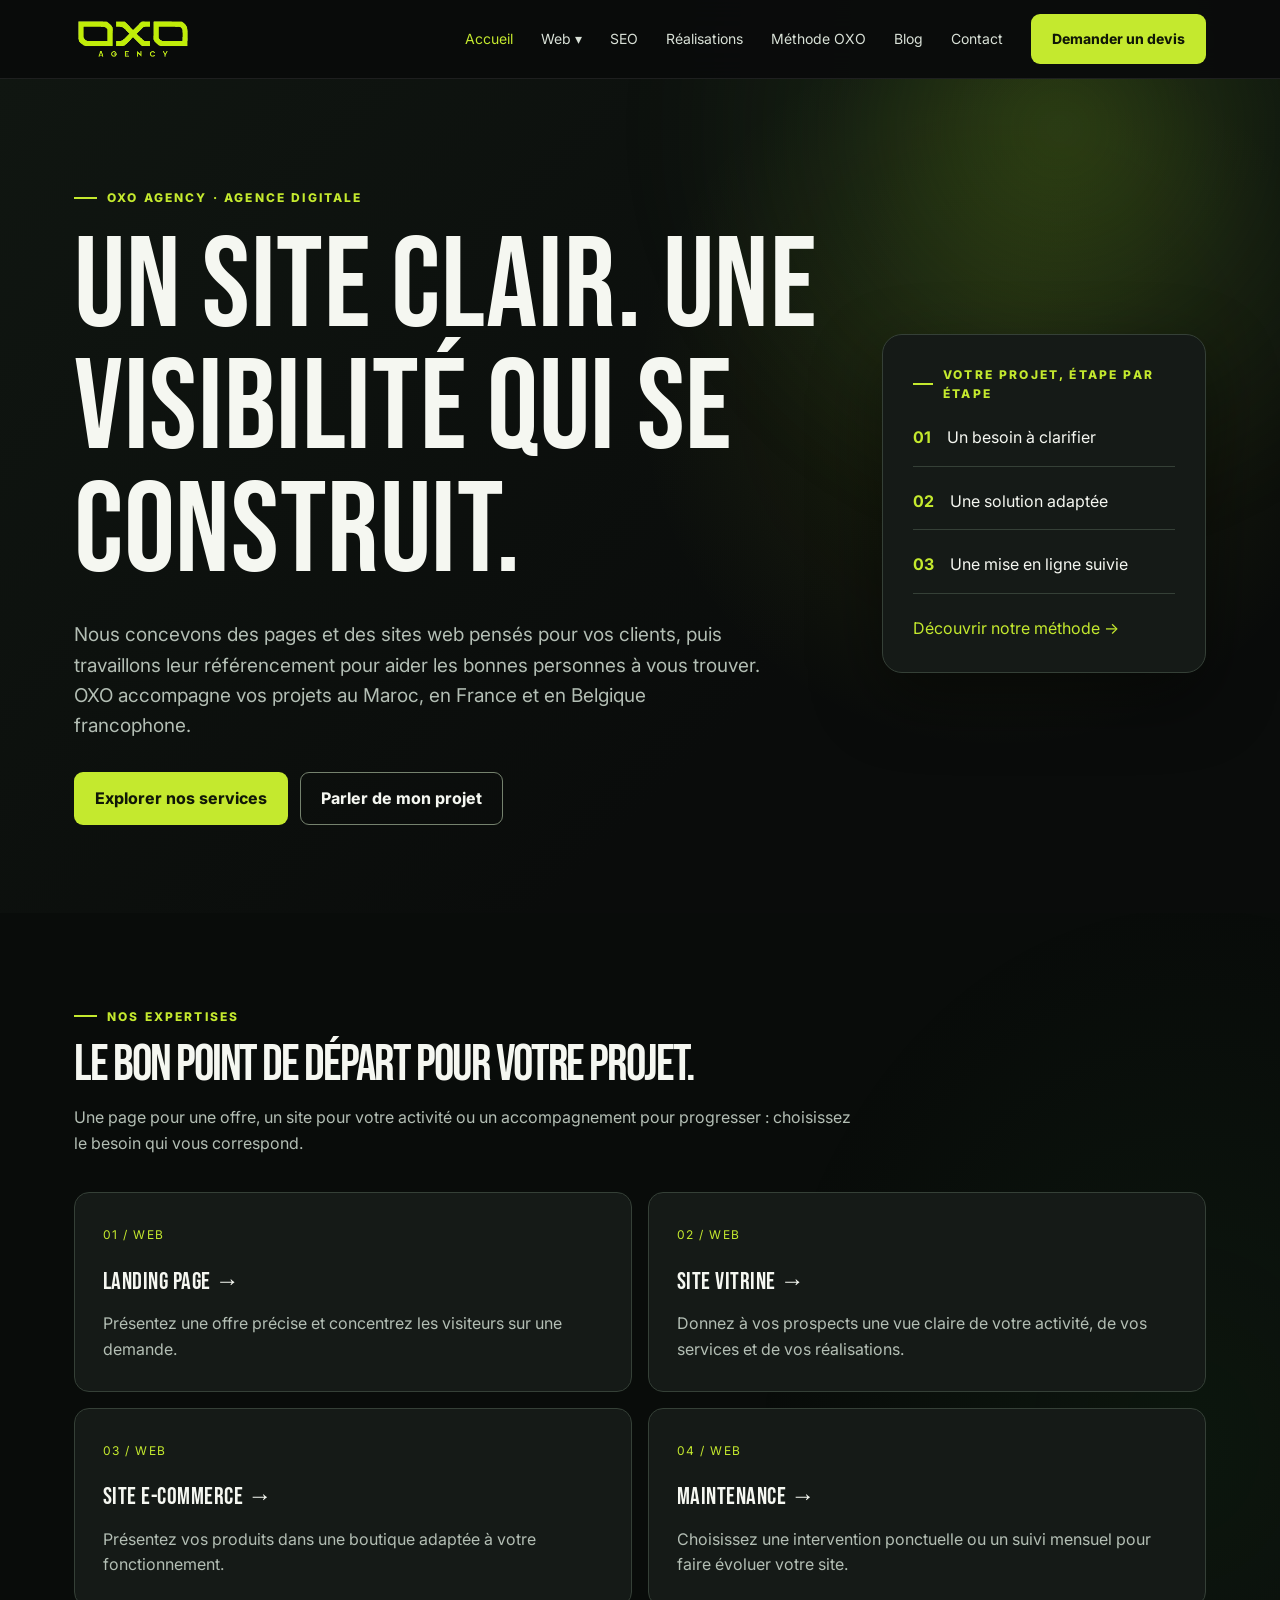
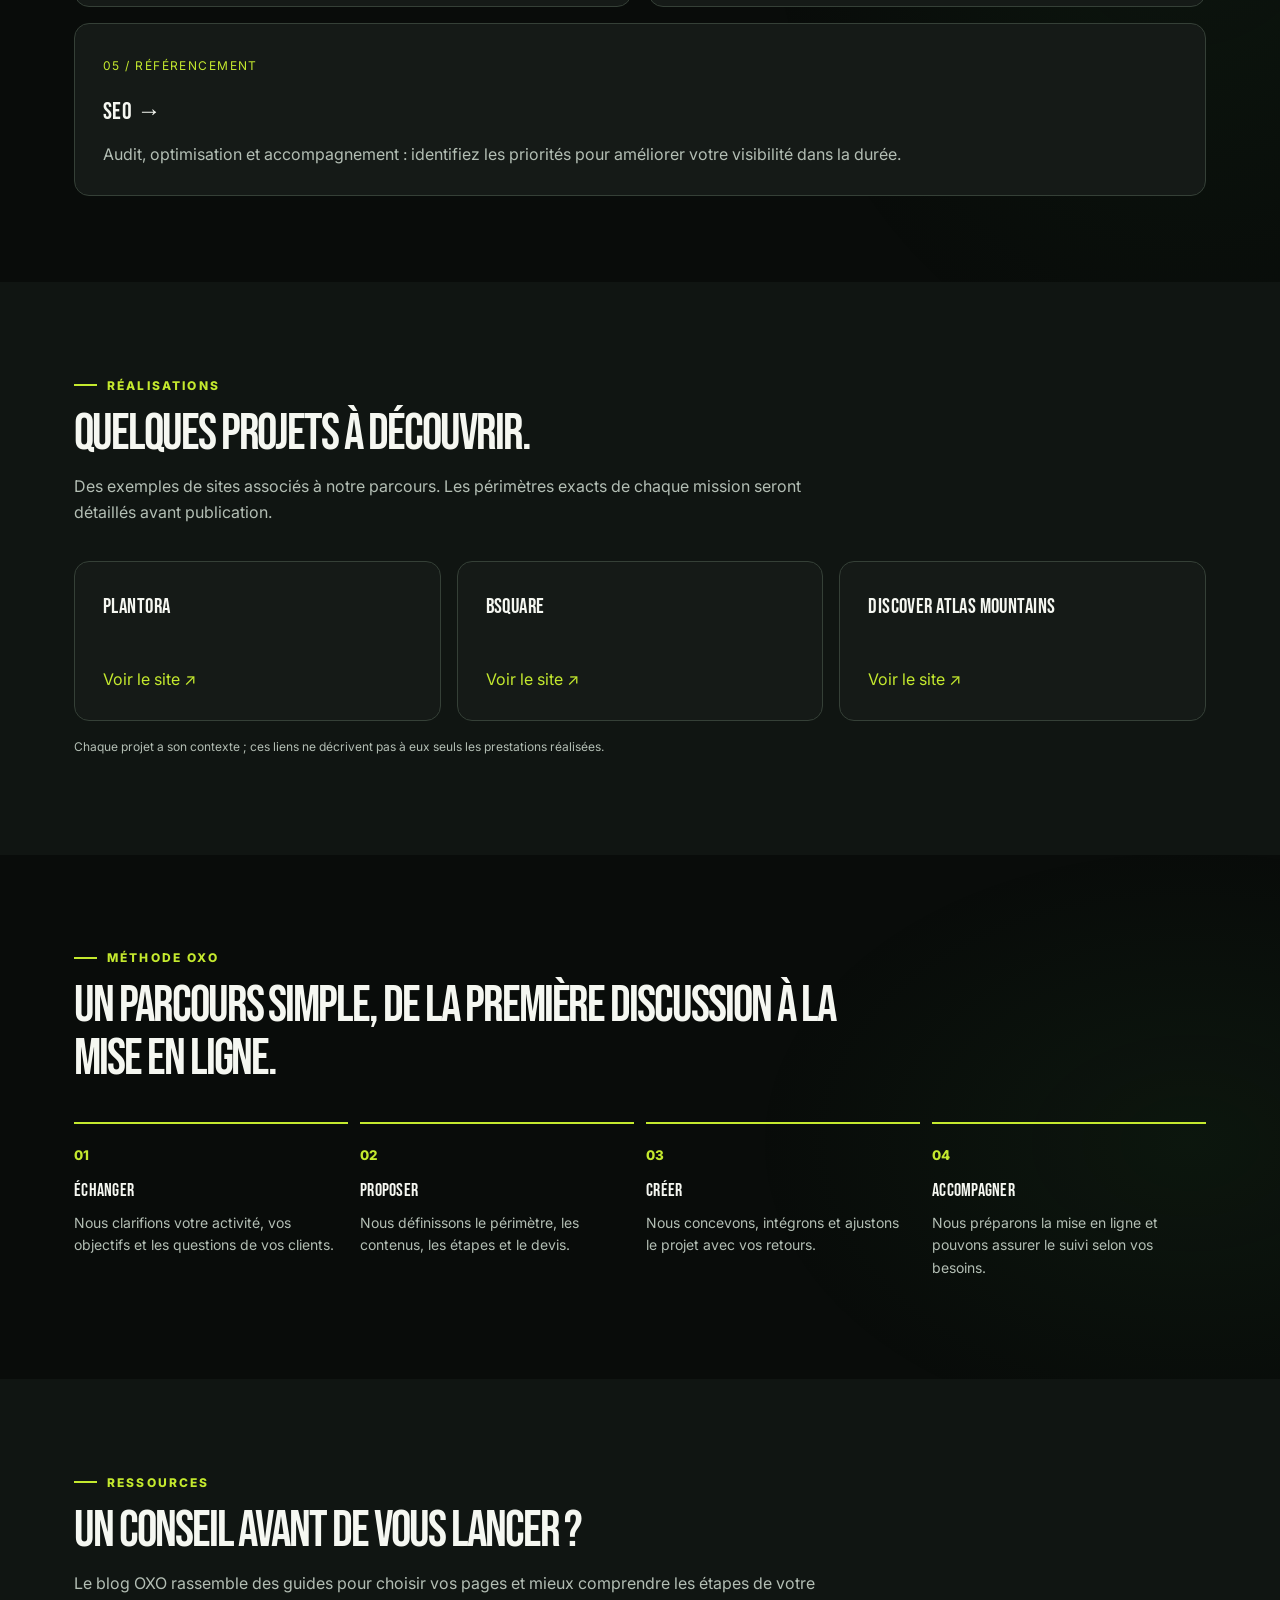
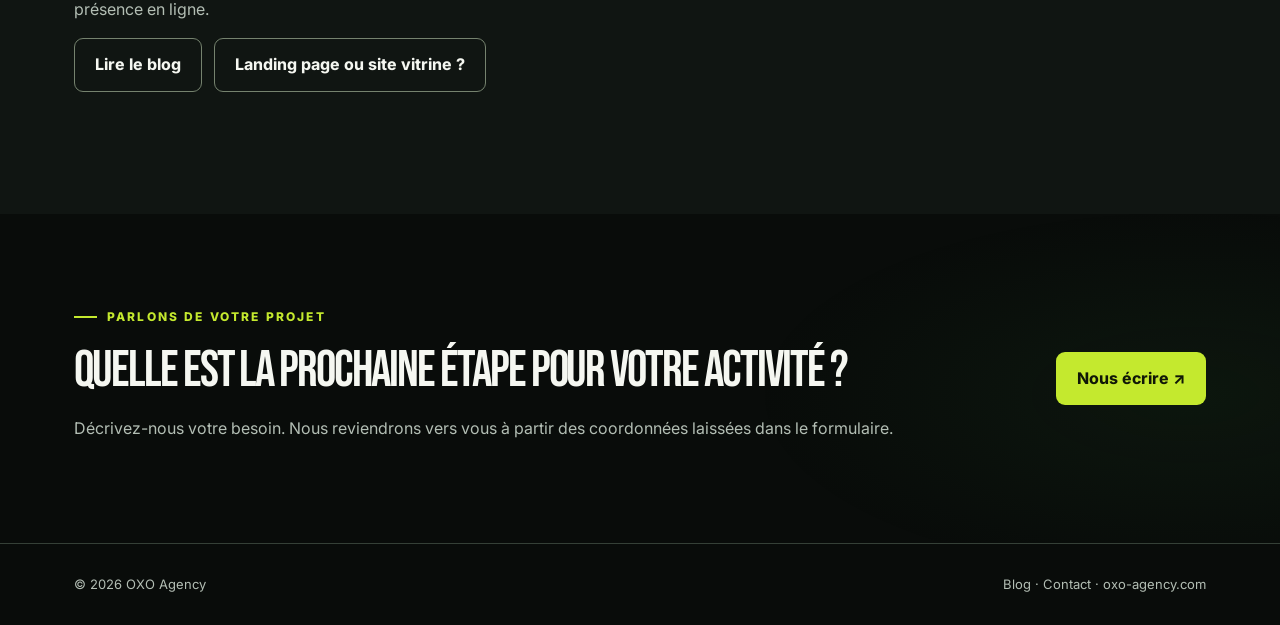
<file: index.html>
<!doctype html><html lang="fr"><head><meta charset="utf-8"><meta name="viewport" content="width=device-width, initial-scale=1"><meta name="description" content="OXO Agency accompagne les entreprises dans la création de landing pages, sites vitrines, boutiques e-commerce, la maintenance et le SEO au Maroc, en France et en Belgique francophone."><title>OXO Agency | Création de sites web et SEO</title><link rel="stylesheet" href="oxo-site.css"><link rel="preconnect" href="https://fonts.googleapis.com"><link rel="preconnect" href="https://fonts.gstatic.com" crossorigin><link href="https://fonts.googleapis.com/css2?family=Inter:wght@400;500;600;700;800&family=Manrope:wght@500;600;700;800&display=swap" rel="stylesheet"><link rel="stylesheet" href="oxo-motion.css"></head><body data-page="home"><a class="skip" href="#contenu">Aller au contenu</a><header><div class="wrap nav"><a class="logo" href="index.html" aria-label="OXO Agency, accueil"><img src="oxo-logo.png" alt="OXO Agency" width="118" height="43"></a><nav class="navlinks" aria-label="Navigation principale"><a href="index.html" aria-current="page">Accueil</a><div class="site-menu"><button type="button" id="web-menu" aria-expanded="false" aria-controls="web-options">Web ▾</button><div class="site-menu-panel" id="web-options"><a href="site-landing.html">Landing page</a><a href="site-vitrine.html">Site vitrine</a><a href="site-ecommerce.html">Site e-commerce</a><a href="site-maintenance.html">Maintenance</a></div></div><a href="site-seo.html">SEO</a><a href="#realisations">Réalisations</a><a href="#methode">Méthode OXO</a><a href="site-blog.html">Blog</a><a href="site-contact.html">Contact</a><a class="btn btn-primary" href="site-vitrine.html#estimation">Demander un devis</a></nav><a class="btn btn-primary mobile-cta" href="site-contact.html">Contact</a></div></header><main id="contenu"><section class="hero home-hero"><div class="wrap home-hero-inner"><div><span class="eyebrow">OXO Agency · Agence digitale</span><h1>Un site clair. Une visibilité qui se construit.</h1><p class="lead">Nous concevons des pages et des sites web pensés pour vos clients, puis travaillons leur référencement pour aider les bonnes personnes à vous trouver. OXO accompagne vos projets au Maroc, en France et en Belgique francophone.</p><div class="actions"><a class="btn btn-primary" href="#services">Explorer nos services</a><a class="btn btn-outline" href="site-contact.html">Parler de mon projet</a></div></div><div class="home-hero-panel"><span class="eyebrow">Votre projet, étape par étape</span><p><strong>01</strong> Un besoin à clarifier</p><p><strong>02</strong> Une solution adaptée</p><p><strong>03</strong> Une mise en ligne suivie</p><a href="#methode">Découvrir notre méthode →</a></div></div></section><section class="section" id="services"><div class="wrap"><div class="section-head"><span class="eyebrow">Nos expertises</span><h2>Le bon point de départ pour votre projet.</h2><p>Une page pour une offre, un site pour votre activité ou un accompagnement pour progresser : choisissez le besoin qui vous correspond.</p></div><div class="home-service-grid"><article class="home-service"><span>01 / Web</span><h3><a href="site-landing.html">Landing page →</a></h3><p>Présentez une offre précise et concentrez les visiteurs sur une demande.</p></article><article class="home-service"><span>02 / Web</span><h3><a href="site-vitrine.html">Site vitrine →</a></h3><p>Donnez à vos prospects une vue claire de votre activité, de vos services et de vos réalisations.</p></article><article class="home-service"><span>03 / Web</span><h3><a href="site-ecommerce.html">Site e-commerce →</a></h3><p>Présentez vos produits dans une boutique adaptée à votre fonctionnement.</p></article><article class="home-service"><span>04 / Web</span><h3><a href="site-maintenance.html">Maintenance →</a></h3><p>Choisissez une intervention ponctuelle ou un suivi mensuel pour faire évoluer votre site.</p></article><article class="home-service home-service-wide"><span>05 / Référencement</span><h3><a href="site-seo.html">SEO →</a></h3><p>Audit, optimisation et accompagnement : identifiez les priorités pour améliorer votre visibilité dans la durée.</p></article></div></div></section><section class="section projects" id="realisations"><div class="wrap"><div class="section-head"><span class="eyebrow">Réalisations</span><h2>Quelques projets à découvrir.</h2><p>Des exemples de sites associés à notre parcours. Les périmètres exacts de chaque mission seront détaillés avant publication.</p></div><div class="home-proof-grid"><a class="home-proof" href="https://plantora.ma/" rel="noopener noreferrer"><strong>Plantora</strong><span>Voir le site ↗</span></a><a class="home-proof" href="https://bsquare.ma/" rel="noopener noreferrer"><strong>Bsquare</strong><span>Voir le site ↗</span></a><a class="home-proof" href="https://discoveratlasmountains.com/" rel="noopener noreferrer"><strong>Discover Atlas Mountains</strong><span>Voir le site ↗</span></a></div><p class="muted home-small">Chaque projet a son contexte ; ces liens ne décrivent pas à eux seuls les prestations réalisées.</p></div></section><section class="section" id="methode"><div class="wrap"><div class="section-head"><span class="eyebrow">Méthode OXO</span><h2>Un parcours simple, de la première discussion à la mise en ligne.</h2></div><div class="steps"><div class="step"><small>01</small><h3>Échanger</h3><p>Nous clarifions votre activité, vos objectifs et les questions de vos clients.</p></div><div class="step"><small>02</small><h3>Proposer</h3><p>Nous définissons le périmètre, les contenus, les étapes et le devis.</p></div><div class="step"><small>03</small><h3>Créer</h3><p>Nous concevons, intégrons et ajustons le projet avec vos retours.</p></div><div class="step"><small>04</small><h3>Accompagner</h3><p>Nous préparons la mise en ligne et pouvons assurer le suivi selon vos besoins.</p></div></div></div></section><section class="section projects"><div class="wrap"><div class="section-head"><span class="eyebrow">Ressources</span><h2>Un conseil avant de vous lancer ?</h2><p>Le blog OXO rassemble des guides pour choisir vos pages et mieux comprendre les étapes de votre présence en ligne.</p><div class="actions"><a class="btn btn-outline" href="site-blog.html">Lire le blog</a><a class="btn btn-outline" href="blog-landing-page-ou-site-vitrine.html">Landing page ou site vitrine ?</a></div></div></div></section><section class="section" id="contact"><div class="wrap home-contact"><div><span class="eyebrow">Parlons de votre projet</span><h2>Quelle est la prochaine étape pour votre activité ?</h2><p>Décrivez-nous votre besoin. Nous reviendrons vers vous à partir des coordonnées laissées dans le formulaire.</p></div><a class="btn btn-primary" href="site-contact.html">Nous écrire ↗</a></div></section></main><footer class="foot"><div class="wrap"><span>© 2026 OXO Agency</span><span><a href="site-blog.html">Blog</a> · <a href="site-contact.html">Contact</a> · <a href="https://oxo-agency.com/">oxo-agency.com</a></span></div></footer><script>(()=>{const menu=document.querySelector('.site-menu'),button=document.getElementById('web-menu');if(!menu||!button)return;button.addEventListener('click',()=>{const open=menu.classList.toggle('open');button.setAttribute('aria-expanded',String(open))});document.addEventListener('click',event=>{if(!menu.contains(event.target)){menu.classList.remove('open');button.setAttribute('aria-expanded','false')}})})();</script><script src="oxo-motion.js" defer></script></body></html>
</file>
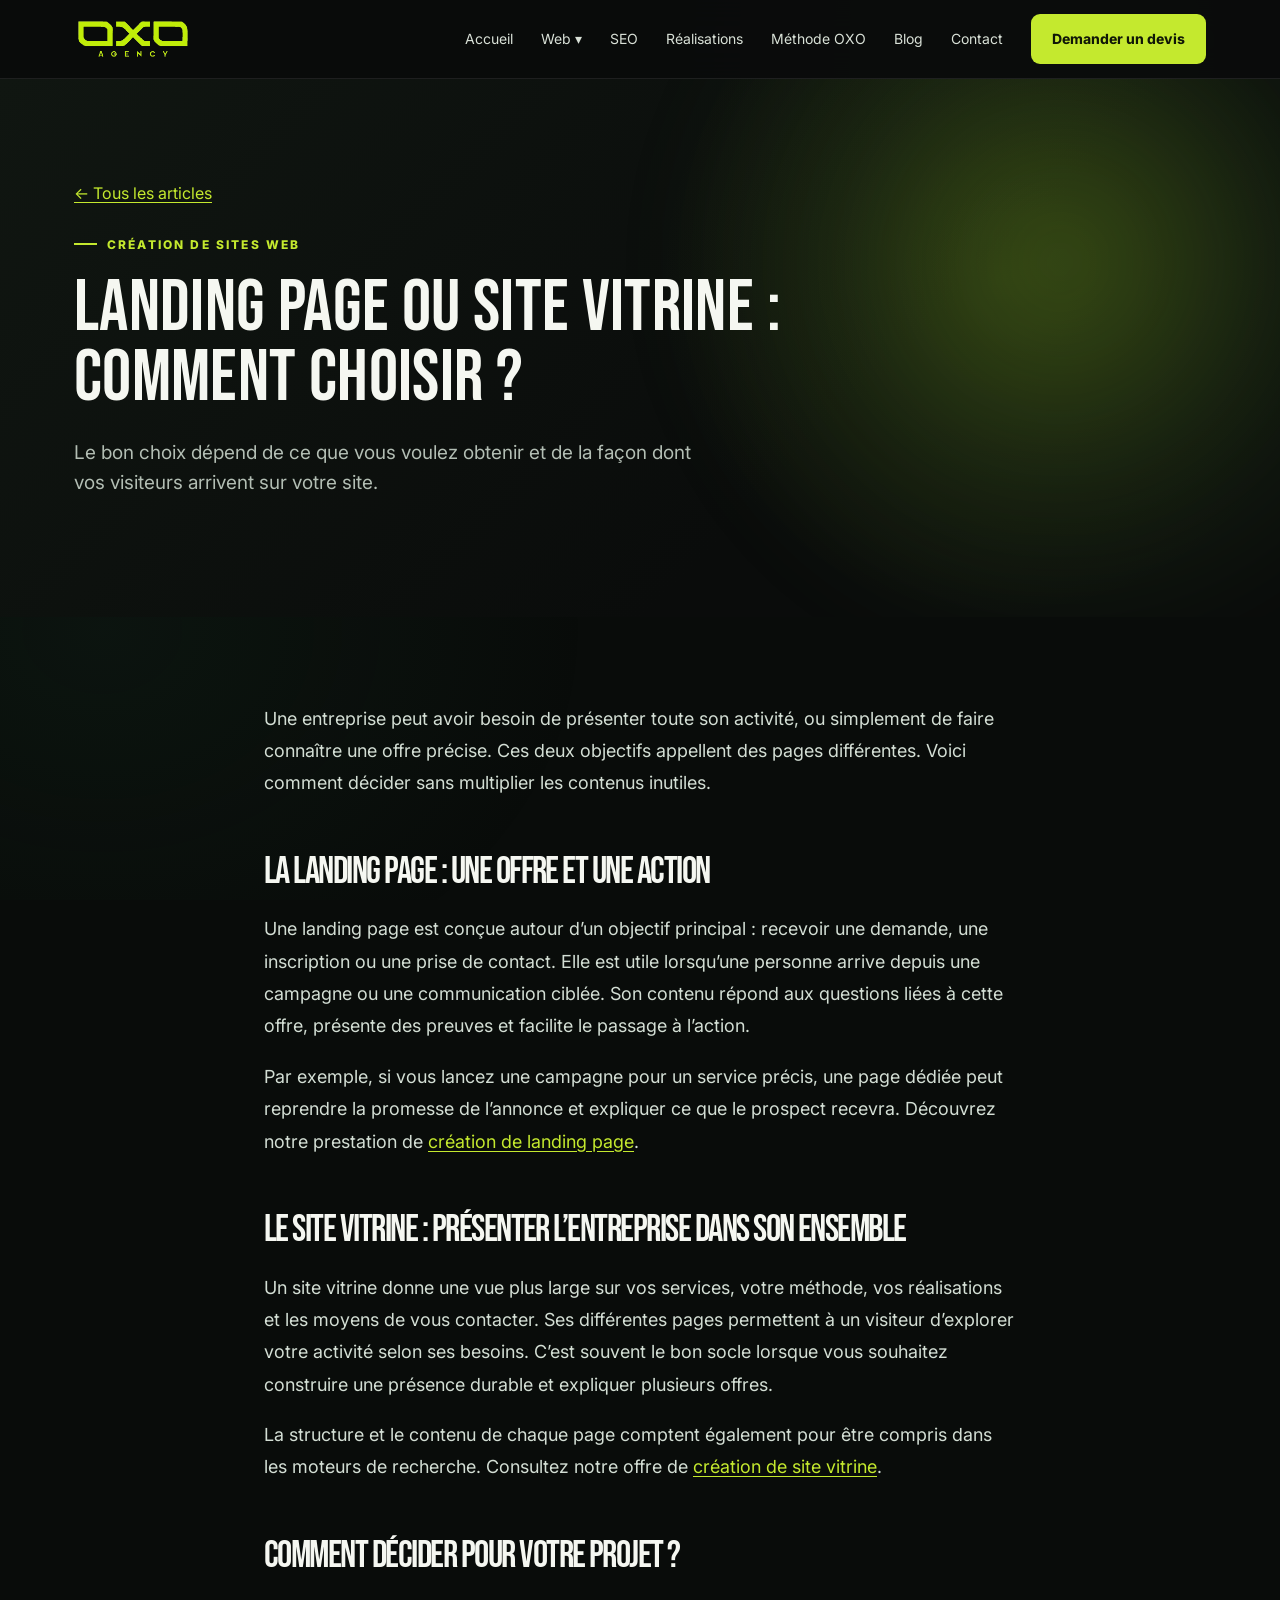
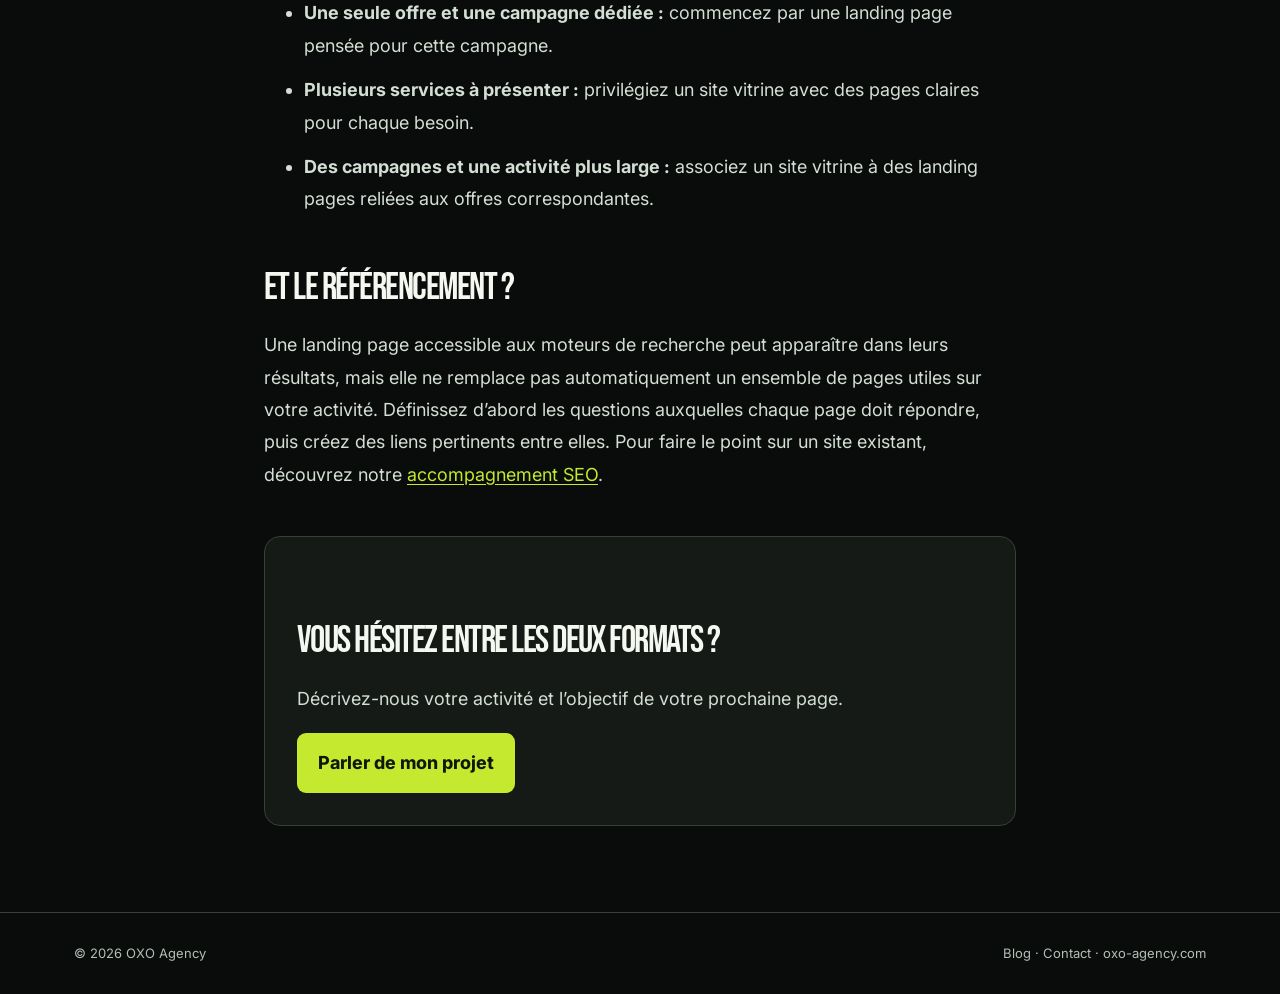
<file: blog-landing-page-ou-site-vitrine.html>
<!doctype html><html lang="fr"><head><meta charset="utf-8"><meta name="viewport" content="width=device-width, initial-scale=1"><meta name="description" content="Comparez les objectifs d’une landing page et d’un site vitrine pour choisir le format adapté à votre projet et à vos campagnes."><title>Landing page ou site vitrine : comment choisir ? | OXO Agency</title><link rel="stylesheet" href="oxo-site.css"><link rel="preconnect" href="https://fonts.googleapis.com"><link rel="preconnect" href="https://fonts.gstatic.com" crossorigin><link href="https://fonts.googleapis.com/css2?family=Inter:wght@400;500;600;700;800&family=Manrope:wght@500;600;700;800&display=swap" rel="stylesheet"><link rel="stylesheet" href="oxo-motion.css"></head><body data-page="article"><a class="skip" href="#contenu">Aller au contenu</a><header><div class="wrap nav"><a class="logo" href="index.html" aria-label="OXO Agency, accueil"><img src="oxo-logo.png" alt="OXO Agency" width="118" height="43"></a><nav class="navlinks" aria-label="Navigation principale"><a href="index.html">Accueil</a><div class="site-menu"><button type="button" id="web-menu" aria-expanded="false" aria-controls="web-options">Web ▾</button><div class="site-menu-panel" id="web-options"><a href="site-landing.html">Landing page</a><a href="site-vitrine.html">Site vitrine</a><a href="site-ecommerce.html">Site e-commerce</a><a href="site-maintenance.html">Maintenance</a></div></div><a href="site-seo.html">SEO</a><a href="site-vitrine.html#realisations">Réalisations</a><a href="site-vitrine.html#methode">Méthode OXO</a><a href="site-blog.html">Blog</a><a href="site-contact.html">Contact</a><a class="btn btn-primary" href="site-vitrine.html#estimation">Demander un devis</a></nav><a class="btn btn-primary mobile-cta" href="site-contact.html">Contact</a></div></header><main id="contenu"><section class="hero blog-article-hero"><div class="wrap"><a href="site-blog.html" class="blog-read">← Tous les articles</a><p class="eyebrow">Création de sites web</p><h1>Landing page ou site vitrine : comment choisir ?</h1><p class="lead">Le bon choix dépend de ce que vous voulez obtenir et de la façon dont vos visiteurs arrivent sur votre site.</p></div></section><article class="section"><div class="wrap blog-article"><p>Une entreprise peut avoir besoin de présenter toute son activité, ou simplement de faire connaître une offre précise. Ces deux objectifs appellent des pages différentes. Voici comment décider sans multiplier les contenus inutiles.</p><h2>La landing page : une offre et une action</h2><p>Une landing page est conçue autour d’un objectif principal : recevoir une demande, une inscription ou une prise de contact. Elle est utile lorsqu’une personne arrive depuis une campagne ou une communication ciblée. Son contenu répond aux questions liées à cette offre, présente des preuves et facilite le passage à l’action.</p><p>Par exemple, si vous lancez une campagne pour un service précis, une page dédiée peut reprendre la promesse de l’annonce et expliquer ce que le prospect recevra. Découvrez notre prestation de <a href="site-landing.html">création de landing page</a>.</p><h2>Le site vitrine : présenter l’entreprise dans son ensemble</h2><p>Un site vitrine donne une vue plus large sur vos services, votre méthode, vos réalisations et les moyens de vous contacter. Ses différentes pages permettent à un visiteur d’explorer votre activité selon ses besoins. C’est souvent le bon socle lorsque vous souhaitez construire une présence durable et expliquer plusieurs offres.</p><p>La structure et le contenu de chaque page comptent également pour être compris dans les moteurs de recherche. Consultez notre offre de <a href="site-vitrine.html">création de site vitrine</a>.</p><h2>Comment décider pour votre projet ?</h2><ul><li><strong>Une seule offre et une campagne dédiée :</strong> commencez par une landing page pensée pour cette campagne.</li><li><strong>Plusieurs services à présenter :</strong> privilégiez un site vitrine avec des pages claires pour chaque besoin.</li><li><strong>Des campagnes et une activité plus large :</strong> associez un site vitrine à des landing pages reliées aux offres correspondantes.</li></ul><h2>Et le référencement ?</h2><p>Une landing page accessible aux moteurs de recherche peut apparaître dans leurs résultats, mais elle ne remplace pas automatiquement un ensemble de pages utiles sur votre activité. Définissez d’abord les questions auxquelles chaque page doit répondre, puis créez des liens pertinents entre elles. Pour faire le point sur un site existant, découvrez notre <a href="site-seo.html">accompagnement SEO</a>.</p><div class="blog-next"><h2>Vous hésitez entre les deux formats ?</h2><p>Décrivez-nous votre activité et l’objectif de votre prochaine page.</p><a class="btn btn-primary" href="site-contact.html">Parler de mon projet</a></div></div></article></main><footer class="foot"><div class="wrap"><span>© 2026 OXO Agency</span><span><a href="site-blog.html">Blog</a> · <a href="site-contact.html">Contact</a> · <a href="https://oxo-agency.com/">oxo-agency.com</a></span></div></footer><script>(()=>{const menu=document.querySelector('.site-menu'),button=document.getElementById('web-menu');if(!menu||!button)return;button.addEventListener('click',()=>{const open=menu.classList.toggle('open');button.setAttribute('aria-expanded',String(open))});document.addEventListener('click',event=>{if(!menu.contains(event.target)){menu.classList.remove('open');button.setAttribute('aria-expanded','false')}})})();</script><script src="oxo-motion.js" defer></script></body></html>
</file>
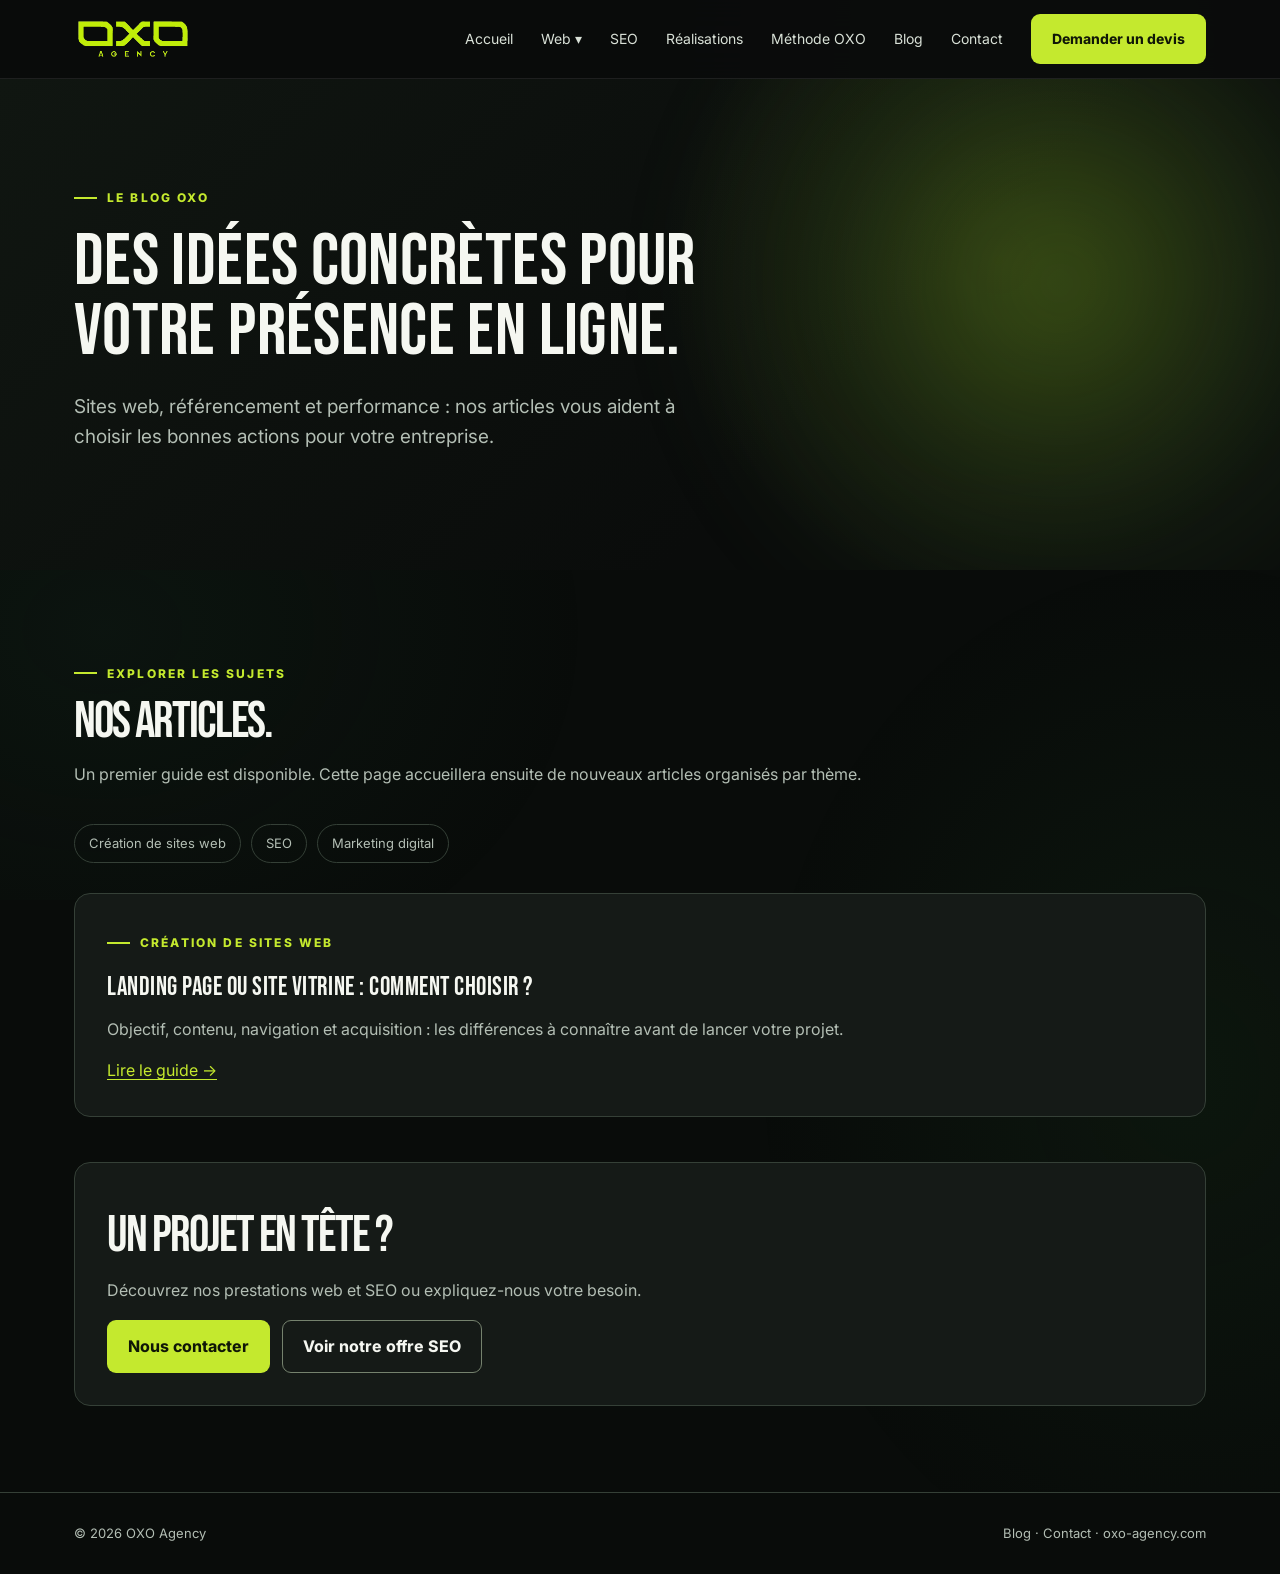
<file: site-blog.html>
<!doctype html><html lang="fr"><head><meta charset="utf-8"><meta name="viewport" content="width=device-width, initial-scale=1"><meta name="description" content="Conseils OXO Agency sur la création de sites web, les landing pages et le SEO. Des guides pour faire évoluer votre présence en ligne."><title>Blog : création de sites web et SEO | OXO Agency</title><link rel="stylesheet" href="oxo-site.css"><link rel="preconnect" href="https://fonts.googleapis.com"><link rel="preconnect" href="https://fonts.gstatic.com" crossorigin><link href="https://fonts.googleapis.com/css2?family=Inter:wght@400;500;600;700;800&family=Manrope:wght@500;600;700;800&display=swap" rel="stylesheet"><link rel="stylesheet" href="oxo-motion.css"></head><body data-page="blog"><a class="skip" href="#contenu">Aller au contenu</a><header><div class="wrap nav"><a class="logo" href="index.html" aria-label="OXO Agency, accueil"><img src="oxo-logo.png" alt="OXO Agency" width="118" height="43"></a><nav class="navlinks" aria-label="Navigation principale"><a href="index.html">Accueil</a><div class="site-menu"><button type="button" id="web-menu" aria-expanded="false" aria-controls="web-options">Web ▾</button><div class="site-menu-panel" id="web-options"><a href="site-landing.html">Landing page</a><a href="site-vitrine.html">Site vitrine</a><a href="site-ecommerce.html">Site e-commerce</a><a href="site-maintenance.html">Maintenance</a></div></div><a href="site-seo.html">SEO</a><a href="site-vitrine.html#realisations">Réalisations</a><a href="site-vitrine.html#methode">Méthode OXO</a><a href="site-blog.html">Blog</a><a href="site-contact.html">Contact</a><a class="btn btn-primary" href="site-vitrine.html#estimation">Demander un devis</a></nav><a class="btn btn-primary mobile-cta" href="site-contact.html">Contact</a></div></header><main id="contenu"><section class="hero"><div class="wrap"><span class="eyebrow">Le blog OXO</span><h1>Des idées concrètes pour votre présence en ligne.</h1><p class="lead">Sites web, référencement et performance : nos articles vous aident à choisir les bonnes actions pour votre entreprise.</p></div></section><section class="section"><div class="wrap"><div class="section-head"><span class="eyebrow">Explorer les sujets</span><h2>Nos articles.</h2><p>Un premier guide est disponible. Cette page accueillera ensuite de nouveaux articles organisés par thème.</p></div><div class="blog-topics" aria-label="Thèmes du blog"><span>Création de sites web</span><span>SEO</span><span>Marketing digital</span></div><div class="blog-grid"><article class="blog-card"><span class="eyebrow">Création de sites web</span><h3><a href="blog-landing-page-ou-site-vitrine.html">Landing page ou site vitrine : comment choisir ?</a></h3><p>Objectif, contenu, navigation et acquisition : les différences à connaître avant de lancer votre projet.</p><a class="blog-read" href="blog-landing-page-ou-site-vitrine.html">Lire le guide →</a></article></div><div class="blog-next"><h2>Un projet en tête ?</h2><p>Découvrez nos prestations web et SEO ou expliquez-nous votre besoin.</p><div class="actions"><a class="btn btn-primary" href="site-contact.html">Nous contacter</a><a class="btn btn-outline" href="site-seo.html">Voir notre offre SEO</a></div></div></div></section></main><footer class="foot"><div class="wrap"><span>© 2026 OXO Agency</span><span><a href="site-blog.html">Blog</a> · <a href="site-contact.html">Contact</a> · <a href="https://oxo-agency.com/">oxo-agency.com</a></span></div></footer><script>(()=>{const menu=document.querySelector('.site-menu'),button=document.getElementById('web-menu');if(!menu||!button)return;button.addEventListener('click',()=>{const open=menu.classList.toggle('open');button.setAttribute('aria-expanded',String(open))});document.addEventListener('click',event=>{if(!menu.contains(event.target)){menu.classList.remove('open');button.setAttribute('aria-expanded','false')}})})();</script><script src="oxo-motion.js" defer></script></body></html>
</file>
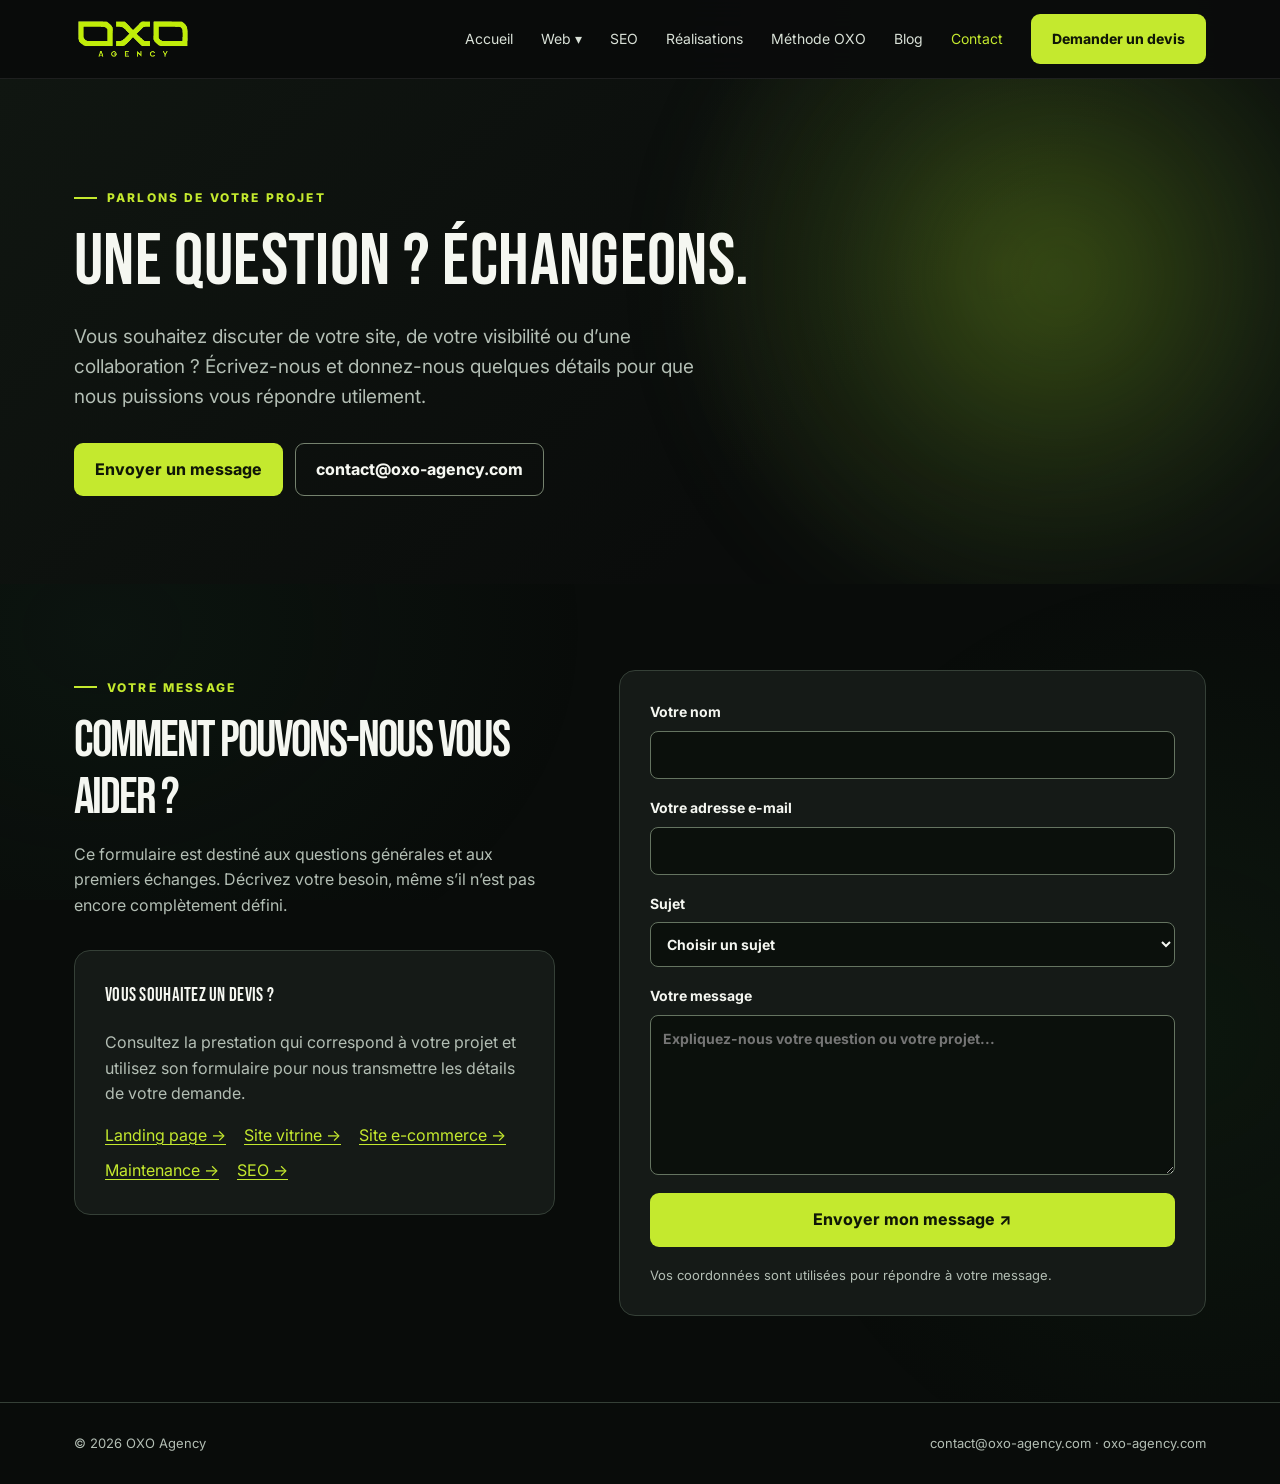
<file: site-contact.html>
<!doctype html><html lang="fr"><head><meta charset="utf-8"><meta name="viewport" content="width=device-width, initial-scale=1"><meta name="description" content="Une question sur votre projet digital ? Contactez OXO Agency par formulaire ou par e-mail. Pour un devis de site web, landing page, SEO ou maintenance, accédez à nos offres."><title>Contactez OXO Agency | Questions et projets web</title><link rel="stylesheet" href="oxo-site.css"><link rel="preconnect" href="https://fonts.googleapis.com"><link rel="preconnect" href="https://fonts.gstatic.com" crossorigin><link href="https://fonts.googleapis.com/css2?family=Inter:wght@400;500;600;700;800&family=Manrope:wght@500;600;700;800&display=swap" rel="stylesheet"><link rel="stylesheet" href="oxo-motion.css"></head><body data-page="contact"><a class="skip" href="#contenu">Aller au contenu</a><header><div class="wrap nav"><a class="logo" href="index.html" aria-label="OXO Agency, accueil"><img src="oxo-logo.png" alt="OXO Agency" width="118" height="43"></a><nav class="navlinks" aria-label="Navigation principale"><a href="index.html">Accueil</a><div class="site-menu"><button type="button" id="web-menu" aria-expanded="false" aria-controls="web-options">Web ▾</button><div class="site-menu-panel" id="web-options"><a href="site-landing.html">Landing page</a><a href="site-vitrine.html">Site vitrine</a><a href="site-ecommerce.html">Site e-commerce</a><a href="site-maintenance.html">Maintenance</a></div></div><a href="site-seo.html">SEO</a><a href="site-vitrine.html#realisations">Réalisations</a><a href="site-vitrine.html#methode">Méthode OXO</a><a href="site-blog.html">Blog</a><a href="site-contact.html" aria-current="page">Contact</a><a class="btn btn-primary" href="site-vitrine.html#estimation">Demander un devis</a></nav><a class="btn btn-primary mobile-cta" href="#contact-form">Contact</a></div></header><main id="contenu"><section class="hero"><div class="wrap"><span class="eyebrow">Parlons de votre projet</span><h1>Une question ? Échangeons.</h1><p class="lead">Vous souhaitez discuter de votre site, de votre visibilité ou d’une collaboration ? Écrivez-nous et donnez-nous quelques détails pour que nous puissions vous répondre utilement.</p><div class="actions"><a class="btn btn-primary" href="#contact-form">Envoyer un message</a><a class="btn btn-outline" href="mailto:contact@oxo-agency.com">contact@oxo-agency.com</a></div></div></section><section class="section" id="contact-form"><div class="wrap contact-grid"><div><span class="eyebrow">Votre message</span><h2>Comment pouvons-nous vous aider ?</h2><p class="muted">Ce formulaire est destiné aux questions générales et aux premiers échanges. Décrivez votre besoin, même s’il n’est pas encore complètement défini.</p><div class="contact-card"><h3>Vous souhaitez un devis ?</h3><p>Consultez la prestation qui correspond à votre projet et utilisez son formulaire pour nous transmettre les détails de votre demande.</p><div class="contact-links"><a href="site-landing.html">Landing page →</a><a href="site-vitrine.html">Site vitrine →</a><a href="site-ecommerce.html">Site e-commerce →</a><a href="site-maintenance.html">Maintenance →</a><a href="site-seo.html">SEO →</a></div></div></div><form class="contact-form" action="contact.php" method="post"><div class="trap" aria-hidden="true"><label>Ne pas remplir <input name="website" tabindex="-1" autocomplete="off"></label></div><label>Votre nom <input name="nom" required maxlength="100" autocomplete="name"></label><label>Votre adresse e-mail <input name="email" type="email" required maxlength="160" autocomplete="email"></label><label>Sujet <select name="sujet" required><option value="">Choisir un sujet</option><option value="Question générale">Question générale</option><option value="Projet web">Projet web</option><option value="SEO">SEO</option><option value="Maintenance">Maintenance</option><option value="Autre">Autre</option></select></label><label>Votre message <textarea name="message" rows="6" required minlength="10" maxlength="3000" placeholder="Expliquez-nous votre question ou votre projet..."></textarea></label><button class="btn btn-primary" type="submit">Envoyer mon message ↗</button><p class="muted">Vos coordonnées sont utilisées pour répondre à votre message.</p></form></div></section></main><footer class="foot"><div class="wrap"><span>© 2026 OXO Agency</span><span><a href="mailto:contact@oxo-agency.com">contact@oxo-agency.com</a> · <a href="https://oxo-agency.com/">oxo-agency.com</a></span></div></footer><script>(()=>{const menu=document.querySelector('.site-menu'),button=document.getElementById('web-menu');if(!menu||!button)return;button.addEventListener('click',()=>{const open=menu.classList.toggle('open');button.setAttribute('aria-expanded',String(open))});document.addEventListener('click',event=>{if(!menu.contains(event.target)){menu.classList.remove('open');button.setAttribute('aria-expanded','false')}})})();</script><script src="oxo-motion.js" defer></script></body></html>
</file>
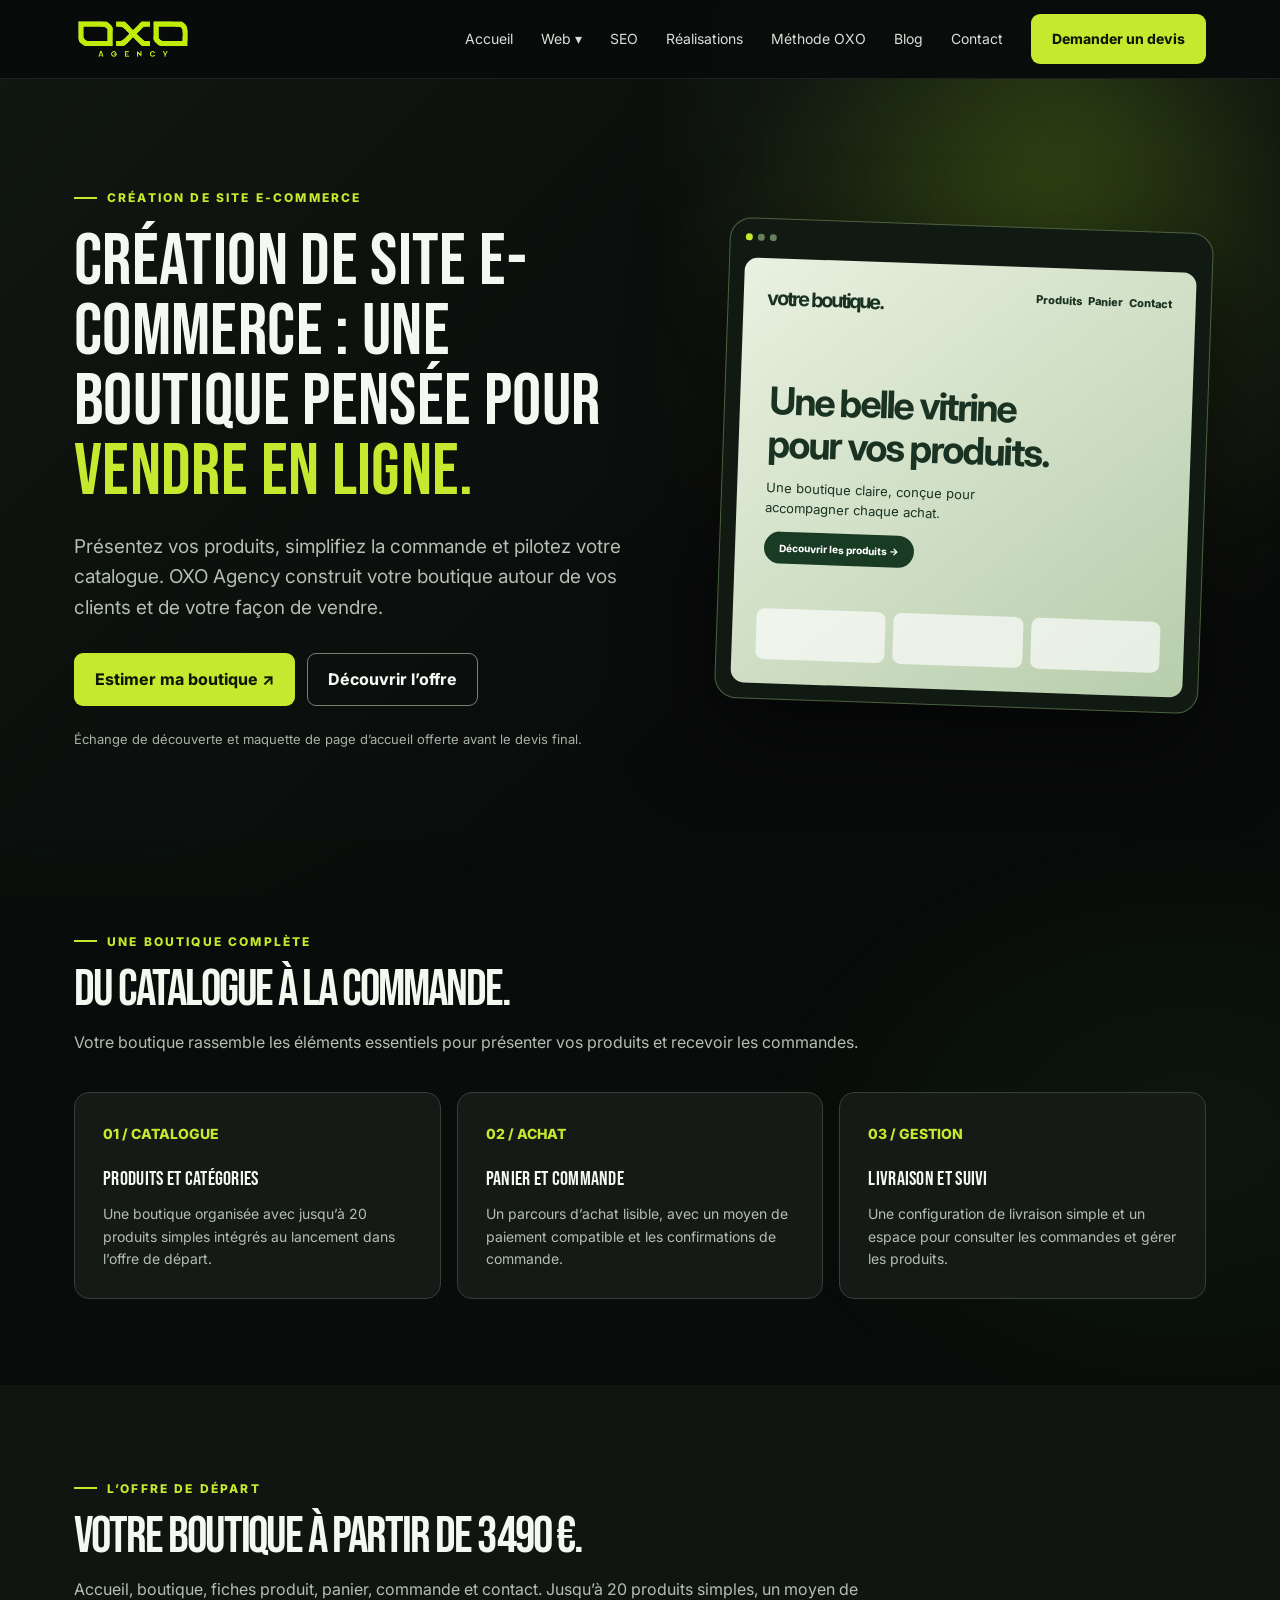
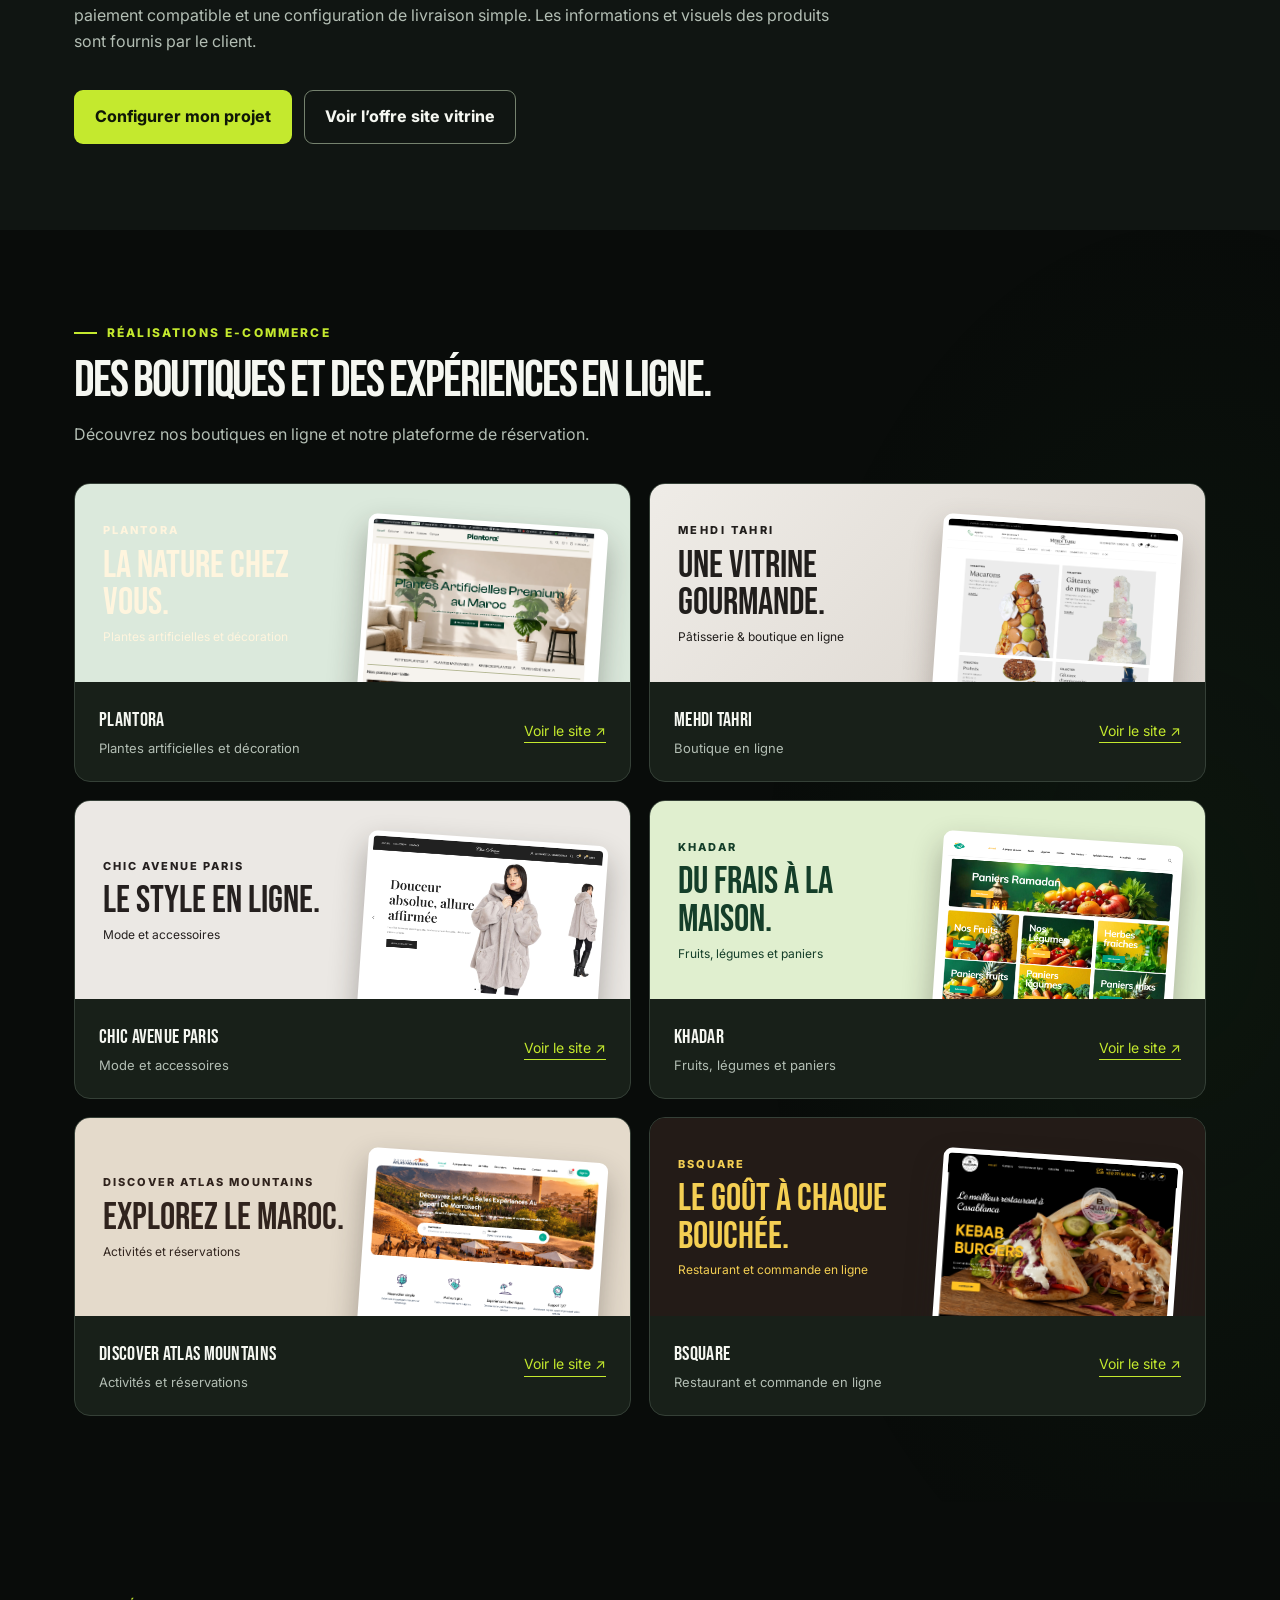
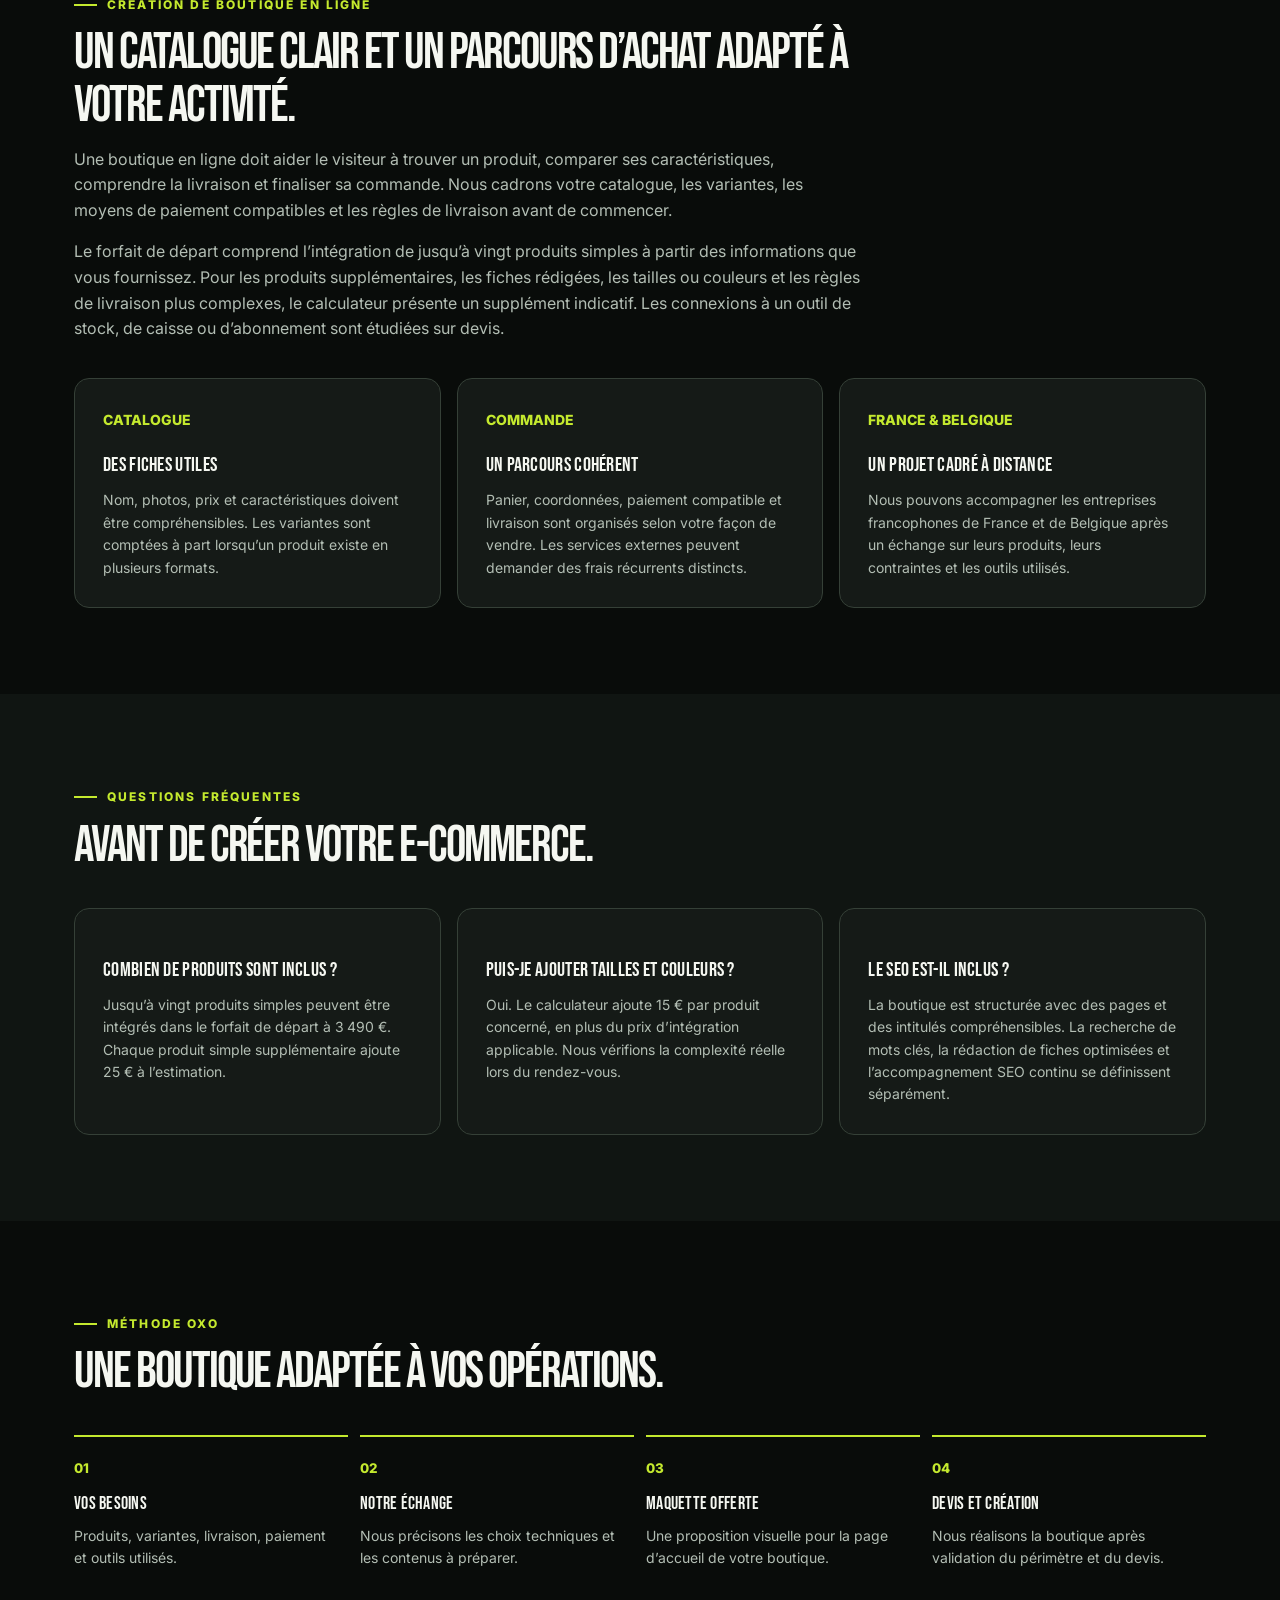
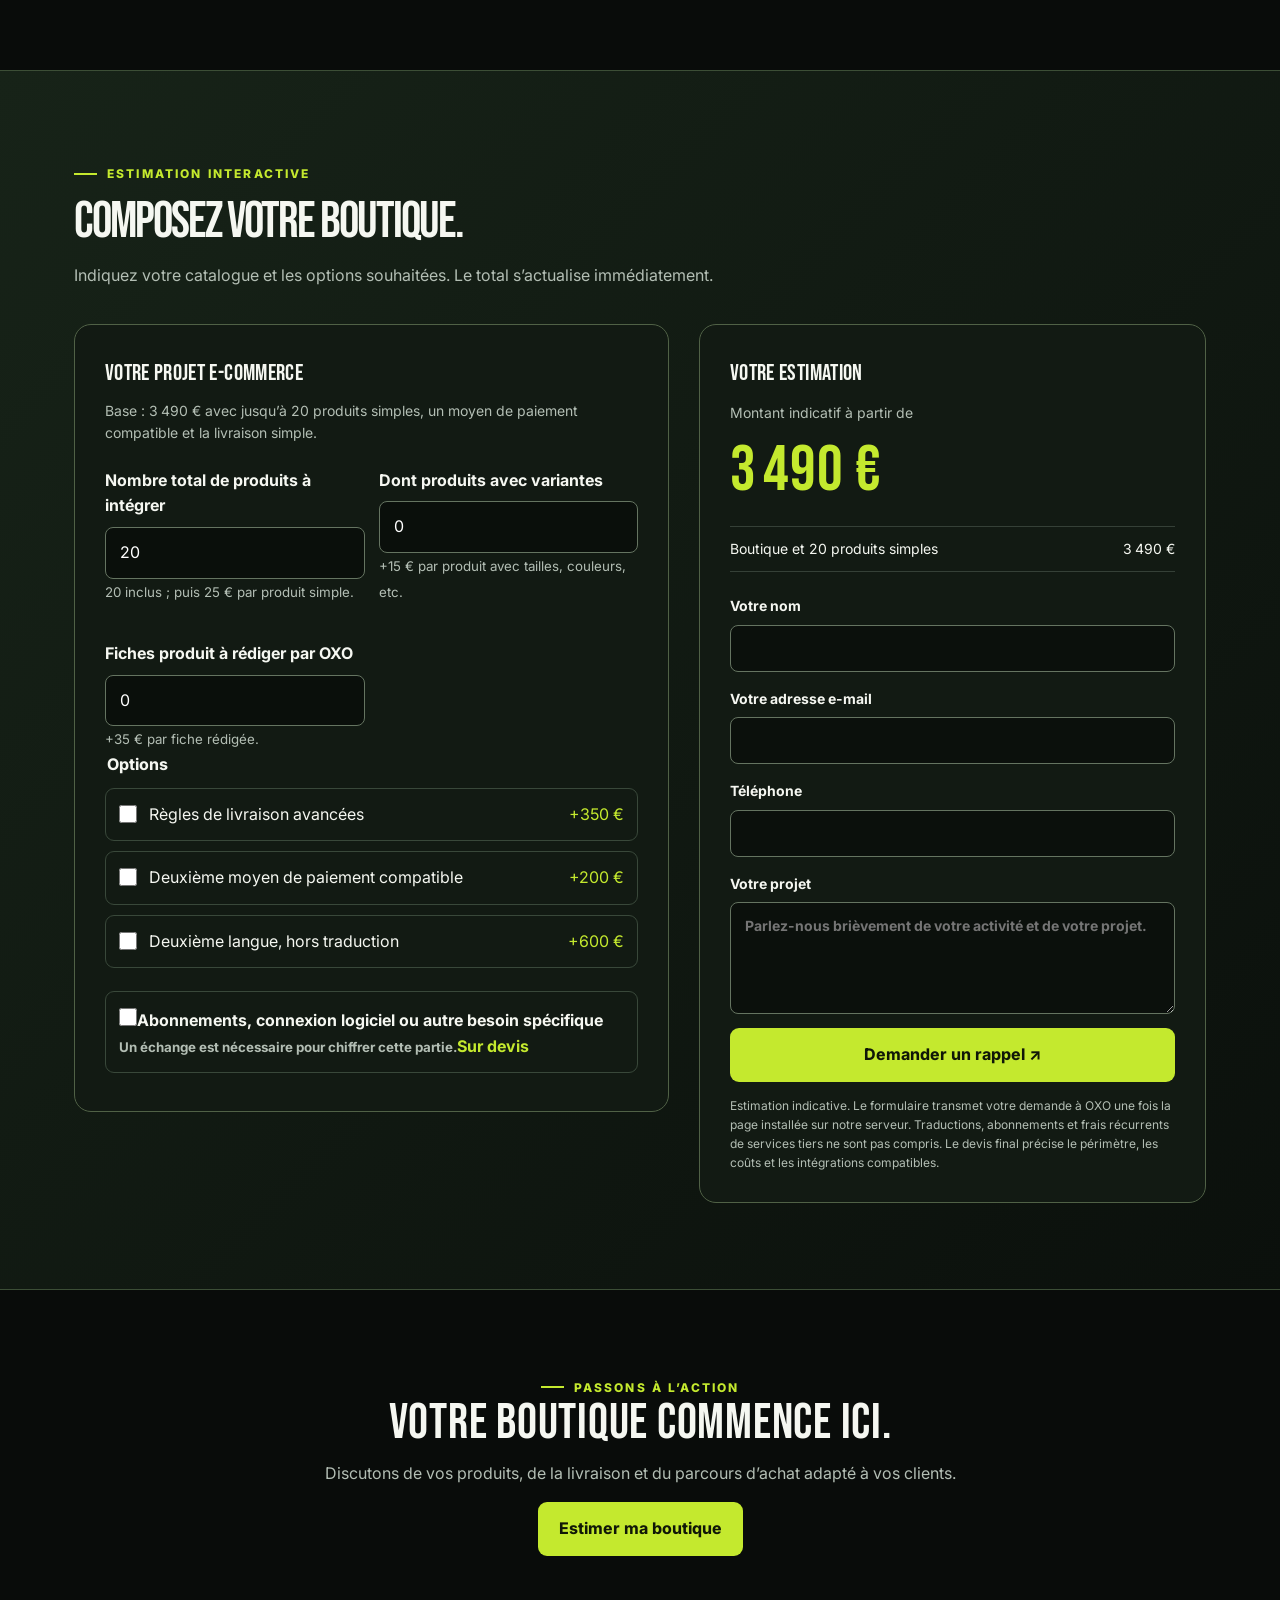
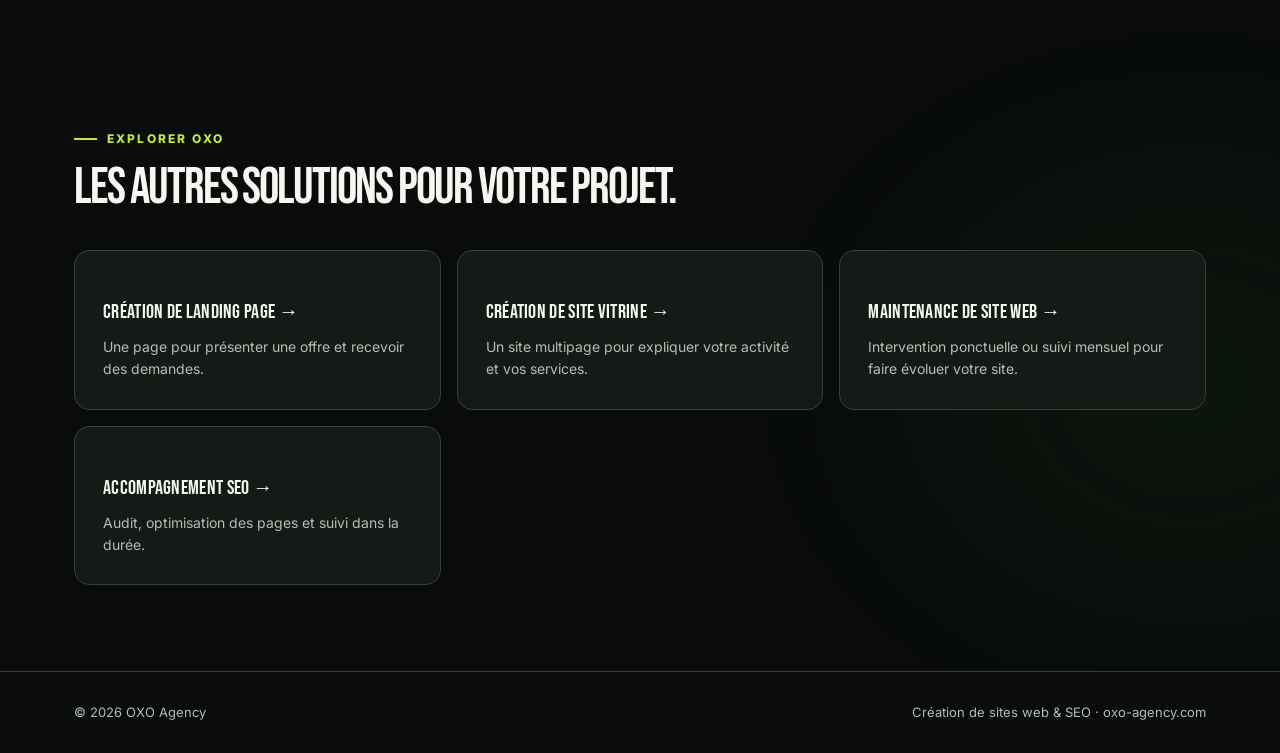
<file: site-ecommerce.html>
<!doctype html><html lang="fr"><head><meta charset="utf-8"><meta name="viewport" content="width=device-width, initial-scale=1"><meta name="description" content="Création de site e-commerce pour entreprises en France et en Belgique. Catalogue, commande et livraison : estimez votre boutique dès 3 490 €."><title>Création de site e-commerce et boutique en ligne | OXO Agency</title><link rel="stylesheet" href="oxo-site.css?v=portfolio-3"><link rel="preconnect" href="https://fonts.googleapis.com"><link rel="preconnect" href="https://fonts.gstatic.com" crossorigin><link href="https://fonts.googleapis.com/css2?family=Inter:wght@400;500;600;700;800&family=Manrope:wght@500;600;700;800&display=swap" rel="stylesheet"><style>.lead-form{display:grid;gap:14px}.lead-fields{display:grid;gap:12px}.lead-fields label{display:grid;gap:6px;font-size:13px;font-weight:700}.lead-fields input,.lead-fields textarea{width:100%;background:#0b100c;color:#fff;border:1px solid #657461;border-radius:8px;padding:10px 12px;font:inherit;resize:vertical}.lead-form .btn{width:100%}.trap{position:absolute;left:-9999px;top:auto;width:1px;height:1px;overflow:hidden}h1,h2,h3,h4,h5,h6{font-family:Manrope,Inter,ui-sans-serif,system-ui,sans-serif}</style><link rel="stylesheet" href="oxo-motion.css"></head><body data-page="ecommerce"><a class="skip" href="#contenu">Aller au contenu</a><header><div class="wrap nav"><a class="logo" href="index.html" aria-label="OXO Agency, accueil"><img src="oxo-logo.png" alt="OXO Agency" width="118" height="43"></a><nav class="navlinks" aria-label="Navigation principale"><a href="index.html">Accueil</a><div class="site-menu"><button type="button" id="web-menu" aria-expanded="false" aria-controls="web-options">Web ▾</button><div class="site-menu-panel" id="web-options"><a href="site-landing.html">Landing page</a><a href="site-vitrine.html">Site vitrine</a><a href="site-ecommerce.html">Site e-commerce</a><a href="site-maintenance.html">Maintenance</a></div></div><a href="site-seo.html">SEO</a><a href="site-vitrine.html#realisations">Réalisations</a><a href="site-vitrine.html#methode">Méthode OXO</a><a href="site-blog.html">Blog</a><a href="site-contact.html">Contact</a><a class="btn btn-primary" href="#estimation">Demander un devis</a></nav><a class="btn btn-primary mobile-cta" href="#estimation">Devis</a></div></header><main id="contenu">
<section class="hero"><div class="wrap hero-grid"><div><span class="eyebrow">Création de site e-commerce</span><h1>Création de site e-commerce : une boutique pensée pour <span>vendre en ligne.</span></h1><p class="lead">Présentez vos produits, simplifiez la commande et pilotez votre catalogue. OXO Agency construit votre boutique autour de vos clients et de votre façon de vendre.</p><div class="actions"><a class="btn btn-primary" href="#estimation">Estimer ma boutique ↗</a><a class="btn btn-outline" href="#offre">Découvrir l’offre</a></div><p class="hero-note">Échange de découverte et maquette de page d’accueil offerte avant le devis final.</p></div><div class="mock" aria-hidden="true"><div class="browser"><i></i><i></i><i></i></div><div class="mock-body"><div class="mock-nav"><b>votre boutique.</b><span>Produits &nbsp; Panier &nbsp; Contact</span></div><div class="mock-content"><strong>Une belle vitrine pour vos produits.</strong><p>Une boutique claire, conçue pour accompagner chaque achat.</p><span class="mock-pill">Découvrir les produits →</span></div><div class="mock-cards"><i></i><i></i><i></i></div></div></div></div></section>
<section class="section" id="offre"><div class="wrap"><div class="section-head"><span class="eyebrow">Une boutique complète</span><h2>Du catalogue à la commande.</h2><p>Votre boutique rassemble les éléments essentiels pour présenter vos produits et recevoir les commandes.</p></div><div class="intro-grid"><article class="feature"><span class="num">01 / CATALOGUE</span><h3>Produits et catégories</h3><p>Une boutique organisée avec jusqu’à 20 produits simples intégrés au lancement dans l’offre de départ.</p></article><article class="feature"><span class="num">02 / ACHAT</span><h3>Panier et commande</h3><p>Un parcours d’achat lisible, avec un moyen de paiement compatible et les confirmations de commande.</p></article><article class="feature"><span class="num">03 / GESTION</span><h3>Livraison et suivi</h3><p>Une configuration de livraison simple et un espace pour consulter les commandes et gérer les produits.</p></article></div></div></section>
<section class="section projects"><div class="wrap"><div class="section-head"><span class="eyebrow">L’offre de départ</span><h2>Votre boutique à partir de 3 490 €.</h2><p>Accueil, boutique, fiches produit, panier, commande et contact. Jusqu’à 20 produits simples, un moyen de paiement compatible et une configuration de livraison simple. Les informations et visuels des produits sont fournis par le client.</p></div><div class="actions"><a class="btn btn-primary" href="#estimation">Configurer mon projet</a><a class="btn btn-outline" href="site-vitrine.html">Voir l’offre site vitrine</a></div></div></section>
<section class="section" id="realisations"><div class="wrap"><div class="section-head"><span class="eyebrow">Réalisations e-commerce</span><h2>Des boutiques et des expériences en ligne.</h2><p>Découvrez nos boutiques en ligne et notre plateforme de réservation.</p></div><div class="project-grid"><article class="project"><div class="project-visual project-visual--preview" style="--cover-bg:#dbe9dc;--cover-ink:#073927"><div class="project-preview-copy"><span>PLANTORA</span><strong>La nature chez vous.</strong><small>Plantes artificielles et décoration</small></div><div class="project-preview-frame"><img src="oxo-plantora.png" alt="Aperçu de la page d’accueil de Plantora" loading="lazy"></div></div><div class="project-info"><div><h3>Plantora</h3><p>Plantes artificielles et décoration</p></div><a href="https://plantora.ma/" target="_blank" rel="noopener noreferrer" aria-label="Voir Plantora, nouvel onglet">Voir le site ↗</a></div></article><article class="project"><div class="project-visual project-visual--mehdi"><div class="mehdi-cover-copy"><span>MEHDI TAHRI</span><strong>Une vitrine gourmande.</strong><small>Pâtisserie & boutique en ligne</small></div><div class="mehdi-cover-frame"><img src="oxo-mehdi-homepage.png" alt="Aperçu de la page d’accueil de la boutique Mehdi Tahri" loading="lazy"></div></div><div class="project-info"><div><h3>Mehdi Tahri</h3><p>Boutique en ligne</p></div><a href="https://mehditahri.ma/" target="_blank" rel="noopener noreferrer" aria-label="Voir Mehdi Tahri, nouvel onglet">Voir le site ↗</a></div></article><article class="project"><div class="project-visual project-visual--preview" style="--cover-bg:#ebe8e4;--cover-ink:#25201f"><div class="project-preview-copy"><span>CHIC AVENUE PARIS</span><strong>Le style en ligne.</strong><small>Mode et accessoires</small></div><div class="project-preview-frame"><img src="oxo-chicavenueparis.png" alt="Aperçu de la page d’accueil de Chic Avenue Paris" loading="lazy"></div></div><div class="project-info"><div><h3>Chic Avenue Paris</h3><p>Mode et accessoires</p></div><a href="https://chicavenueparis.com/" target="_blank" rel="noopener noreferrer" aria-label="Voir Chic Avenue Paris, nouvel onglet">Voir le site ↗</a></div></article><article class="project"><div class="project-visual project-visual--preview" style="--cover-bg:#e0efcf;--cover-ink:#143e29"><div class="project-preview-copy"><span>KHADAR</span><strong>Du frais à la maison.</strong><small>Fruits, légumes et paniers</small></div><div class="project-preview-frame"><img src="oxo-khadar.png" alt="Aperçu de la page d’accueil de Khadar" loading="lazy"></div></div><div class="project-info"><div><h3>Khadar</h3><p>Fruits, légumes et paniers</p></div><a href="https://khadar.ma/" target="_blank" rel="noopener noreferrer" aria-label="Voir Khadar, nouvel onglet">Voir le site ↗</a></div></article><article class="project"><div class="project-visual project-visual--preview" style="--cover-bg:#e4dacb;--cover-ink:#30231d"><div class="project-preview-copy"><span>DISCOVER ATLAS MOUNTAINS</span><strong>Explorez le Maroc.</strong><small>Activités et réservations</small></div><div class="project-preview-frame"><img src="oxo-discoveratlasmountains.png" alt="Aperçu de la page d’accueil de Discover Atlas Mountains" loading="lazy"></div></div><div class="project-info"><div><h3>Discover Atlas Mountains</h3><p>Activités et réservations</p></div><a href="https://discoveratlasmountains.com/" target="_blank" rel="noopener noreferrer" aria-label="Voir Discover Atlas Mountains, nouvel onglet">Voir le site ↗</a></div></article><article class="project"><div class="project-visual project-visual--preview" style="--cover-bg:#231b17;--cover-ink:#f4cf53"><div class="project-preview-copy"><span>BSQUARE</span><strong>Le goût à chaque bouchée.</strong><small>Restaurant et commande en ligne</small></div><div class="project-preview-frame"><img src="oxo-bsquare.png" alt="Aperçu de la page d’accueil de Bsquare" loading="lazy"></div></div><div class="project-info"><div><h3>Bsquare</h3><p>Restaurant et commande en ligne</p></div><a href="https://bsquare.ma/" target="_blank" rel="noopener noreferrer" aria-label="Voir Bsquare, nouvel onglet">Voir le site ↗</a></div></article></div></div></section>
<section class="section" id="details"><div class="wrap"><div class="section-head"><span class="eyebrow">Création de boutique en ligne</span><h2>Un catalogue clair et un parcours d’achat adapté à votre activité.</h2><p>Une boutique en ligne doit aider le visiteur à trouver un produit, comparer ses caractéristiques, comprendre la livraison et finaliser sa commande. Nous cadrons votre catalogue, les variantes, les moyens de paiement compatibles et les règles de livraison avant de commencer.</p><p>Le forfait de départ comprend l’intégration de jusqu’à vingt produits simples à partir des informations que vous fournissez. Pour les produits supplémentaires, les fiches rédigées, les tailles ou couleurs et les règles de livraison plus complexes, le calculateur présente un supplément indicatif. Les connexions à un outil de stock, de caisse ou d’abonnement sont étudiées sur devis.</p></div><div class="intro-grid"><article class="feature"><span class="num">CATALOGUE</span><h3>Des fiches utiles</h3><p>Nom, photos, prix et caractéristiques doivent être compréhensibles. Les variantes sont comptées à part lorsqu’un produit existe en plusieurs formats.</p></article><article class="feature"><span class="num">COMMANDE</span><h3>Un parcours cohérent</h3><p>Panier, coordonnées, paiement compatible et livraison sont organisés selon votre façon de vendre. Les services externes peuvent demander des frais récurrents distincts.</p></article><article class="feature"><span class="num">FRANCE & BELGIQUE</span><h3>Un projet cadré à distance</h3><p>Nous pouvons accompagner les entreprises francophones de France et de Belgique après un échange sur leurs produits, leurs contraintes et les outils utilisés.</p></article></div></div></section>
<section class="section projects" id="questions"><div class="wrap"><div class="section-head"><span class="eyebrow">Questions fréquentes</span><h2>Avant de créer votre e-commerce.</h2></div><div class="intro-grid"><article class="feature"><h3>Combien de produits sont inclus ?</h3><p>Jusqu’à vingt produits simples peuvent être intégrés dans le forfait de départ à 3 490 €. Chaque produit simple supplémentaire ajoute 25 € à l’estimation.</p></article><article class="feature"><h3>Puis-je ajouter tailles et couleurs ?</h3><p>Oui. Le calculateur ajoute 15 € par produit concerné, en plus du prix d’intégration applicable. Nous vérifions la complexité réelle lors du rendez-vous.</p></article><article class="feature"><h3>Le SEO est-il inclus ?</h3><p>La boutique est structurée avec des pages et des intitulés compréhensibles. La recherche de mots clés, la rédaction de fiches optimisées et l’accompagnement SEO continu se définissent séparément.</p></article></div></div></section><section class="section" id="methode"><div class="wrap"><div class="section-head"><span class="eyebrow">Méthode OXO</span><h2>Une boutique adaptée à vos opérations.</h2></div><div class="steps"><div class="step"><small>01</small><h3>Vos besoins</h3><p>Produits, variantes, livraison, paiement et outils utilisés.</p></div><div class="step"><small>02</small><h3>Notre échange</h3><p>Nous précisons les choix techniques et les contenus à préparer.</p></div><div class="step"><small>03</small><h3>Maquette offerte</h3><p>Une proposition visuelle pour la page d’accueil de votre boutique.</p></div><div class="step"><small>04</small><h3>Devis et création</h3><p>Nous réalisons la boutique après validation du périmètre et du devis.</p></div></div></div></section>
<section class="section pricing" id="estimation"><div class="wrap"><div class="section-head"><span class="eyebrow">Estimation interactive</span><h2>Composez votre boutique.</h2><p>Indiquez votre catalogue et les options souhaitées. Le total s’actualise immédiatement.</p></div><div class="calc"><form class="form-panel" id="ecommerce-calculator"><h3>Votre projet e-commerce</h3><p class="included">Base : 3 490 € avec jusqu’à 20 produits simples, un moyen de paiement compatible et la livraison simple.</p><div class="product-cols"><div class="field"><label for="products">Nombre total de produits à intégrer</label><input id="products" type="number" min="0" max="500" step="1" value="20" inputmode="numeric"><small>20 inclus ; puis 25 € par produit simple.</small></div><div class="field"><label for="variants">Dont produits avec variantes</label><input id="variants" type="number" min="0" max="500" step="1" value="0" inputmode="numeric"><small>+15 € par produit avec tailles, couleurs, etc.</small></div><div class="field"><label for="copywriting">Fiches produit à rédiger par OXO</label><input id="copywriting" type="number" min="0" max="500" step="1" value="0" inputmode="numeric"><small>+35 € par fiche rédigée.</small></div></div><fieldset><legend>Options</legend><div class="checks"><label class="check"><input type="checkbox" data-price="350" data-label="Règles de livraison avancées"><span>Règles de livraison avancées</span><em>+350 €</em></label><label class="check"><input type="checkbox" data-price="200" data-label="Deuxième moyen de paiement"><span>Deuxième moyen de paiement compatible</span><em>+200 €</em></label><label class="check"><input type="checkbox" data-price="600" data-label="Deuxième langue, hors traduction"><span>Deuxième langue, hors traduction</span><em>+600 €</em></label></div></fieldset><div class="field"><label class="check"><input type="checkbox" id="custom" data-label="Fonctionnalité sur mesure"><span>Abonnements, connexion logiciel ou autre besoin spécifique<br><small>Un échange est nécessaire pour chiffrer cette partie.</small></span><em>Sur devis</em></label></div></form><aside class="summary" aria-label="Estimation de la boutique"><h3>Votre estimation</h3><span class="label">Montant indicatif à partir de</span><div class="price" id="total" aria-live="polite">3 490 €</div><ul class="breakdown" id="breakdown"></ul><p id="custom-note" class="estimate-note" hidden>La fonctionnalité sur mesure sera ajoutée après échange ; elle n’est pas incluse dans le total affiché.</p><form class="lead-form" action="devis.php" method="post">
<input type="hidden" name="type_projet" value="Site e-commerce">
<input type="hidden" name="estimation" id="estimate-field" value="">
<input type="hidden" name="detail" id="detail-field" value="">
<div class="trap" aria-hidden="true"><label>Ne pas remplir <input type="text" name="website" tabindex="-1" autocomplete="off"></label></div>
<div class="lead-fields"><label>Votre nom <input name="nom" required maxlength="100" autocomplete="name"></label><label>Votre adresse e-mail <input name="email" type="email" required maxlength="160" autocomplete="email"></label><label>Téléphone <input name="telephone" type="tel" required maxlength="40" autocomplete="tel"></label><label>Votre projet <textarea name="message" rows="3" maxlength="2000" placeholder="Parlez-nous brièvement de votre activité et de votre projet."></textarea></label></div>
<button class="btn btn-primary" type="submit">Demander un rappel ↗</button>
</form><p>Estimation indicative. Le formulaire transmet votre demande à OXO une fois la page installée sur notre serveur. Traductions, abonnements et frais récurrents de services tiers ne sont pas compris. Le devis final précise le périmètre, les coûts et les intégrations compatibles.</p></aside></div></div></section>
<section class="cta"><div class="wrap"><span class="eyebrow">Passons à l’action</span><h2>Votre boutique commence ici.</h2><p>Discutons de vos produits, de la livraison et du parcours d’achat adapté à vos clients.</p><a class="btn btn-primary" href="#estimation">Estimer ma boutique</a></div></section>
<section class="section" id="autres-services"><div class="wrap"><div class="section-head"><span class="eyebrow">Explorer OXO</span><h2>Les autres solutions pour votre projet.</h2></div><div class="intro-grid"><article class="feature"><h3><a href="site-landing.html">Création de landing page →</a></h3><p>Une page pour présenter une offre et recevoir des demandes.</p></article><article class="feature"><h3><a href="site-vitrine.html">Création de site vitrine →</a></h3><p>Un site multipage pour expliquer votre activité et vos services.</p></article><article class="feature"><h3><a href="site-maintenance.html">Maintenance de site web →</a></h3><p>Intervention ponctuelle ou suivi mensuel pour faire évoluer votre site.</p></article><article class="feature"><h3><a href="site-seo.html">Accompagnement SEO →</a></h3><p>Audit, optimisation des pages et suivi dans la durée.</p></article></div></div></section></main><footer class="foot"><div class="wrap"><span>© 2026 OXO Agency</span><span>Création de sites web & SEO · <a href="https://oxo-agency.com/">oxo-agency.com</a></span></div></footer><script>(()=>{const menu=document.querySelector('.site-menu'),button=document.getElementById('web-menu');if(!menu||!button)return;button.addEventListener('click',()=>{const open=menu.classList.toggle('open');button.setAttribute('aria-expanded',String(open))});document.addEventListener('click',event=>{if(!menu.contains(event.target)){menu.classList.remove('open');button.setAttribute('aria-expanded','false')}})})();</script><script>
(()=>{const form=document.getElementById('ecommerce-calculator'),product=form.querySelector('#products'),variants=form.querySelector('#variants'),copy=form.querySelector('#copywriting'),total=document.getElementById('total'),breakdown=document.getElementById('breakdown'),custom=document.getElementById('custom');const euro=n=>new Intl.NumberFormat('fr-FR',{style:'currency',currency:'EUR',maximumFractionDigits:0}).format(n);const read=(el,max)=>Math.max(0,Math.min(max,Number.parseInt(el.value,10)||0));function update(){const n=read(product,500),v=Math.min(n,read(variants,500)),c=Math.min(n,read(copy,500));const extra=Math.max(0,n-20);let lines=[['Boutique et 20 produits simples',3490]];if(extra)lines.push([extra+' produit'+(extra>1?'s':'')+' supplémentaire'+(extra>1?'s':''),extra*25]);if(v)lines.push([v+' produit'+(v>1?'s':'')+' à variantes',v*15]);if(c)lines.push([c+' fiche'+(c>1?'s':'')+' rédigée'+(c>1?'s':''),c*35]);for(const input of form.querySelectorAll('input[type=checkbox]:checked[data-price]'))lines.push([input.dataset.label,Number(input.dataset.price)]);const amount=lines.reduce((sum,row)=>sum+row[1],0);total.textContent=euro(amount);breakdown.replaceChildren(...lines.map(([label,price])=>{const li=document.createElement('li'),name=document.createElement('span'),value=document.createElement('span');name.textContent=label;value.textContent=euro(price);li.append(name,value);return li}));document.getElementById('custom-note').hidden=!custom.checked;document.getElementById('estimate-field').value=euro(amount);document.getElementById('detail-field').value=lines.map(([label,price])=>label+' : '+euro(price)).join('\n')+(custom.checked?'\nOption sur mesure à chiffrer':'')}form.addEventListener('input',update);form.addEventListener('change',update);update()})();
</script><script src="oxo-motion.js" defer></script></body></html>
</file>
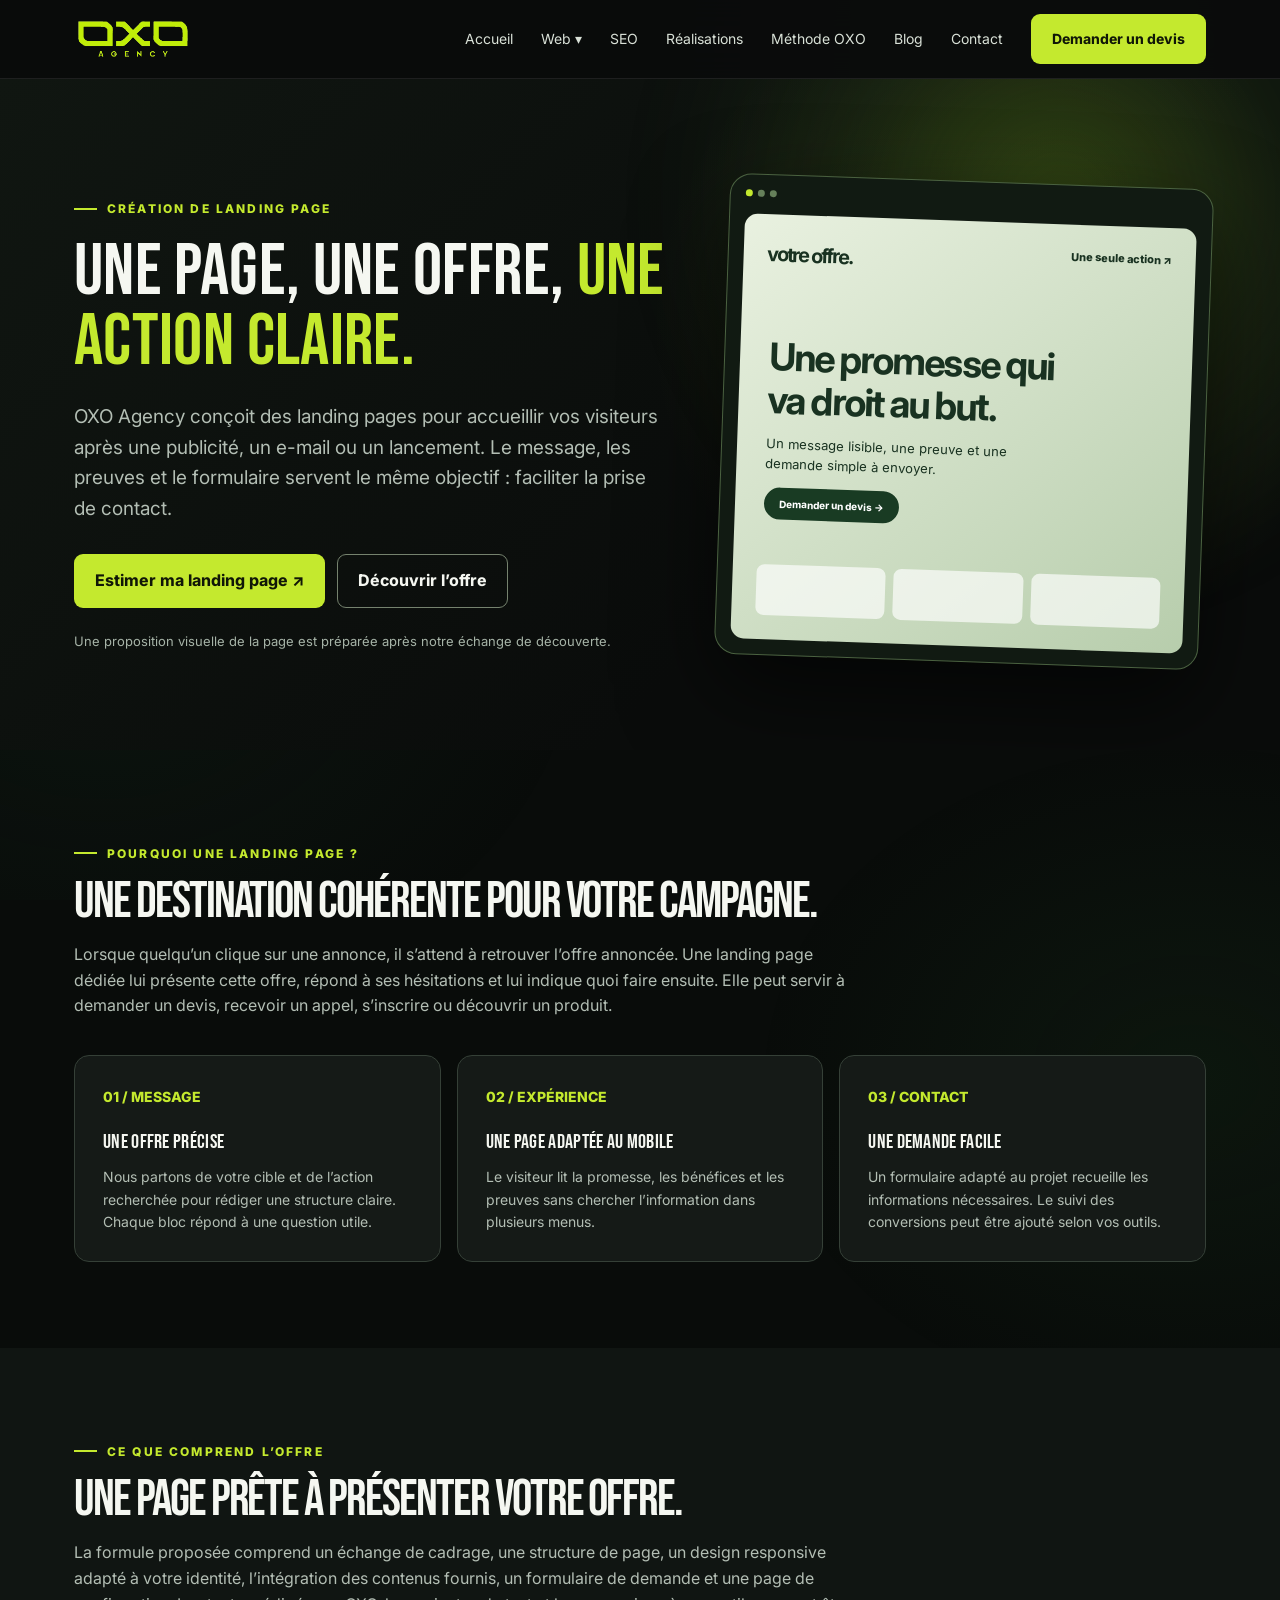
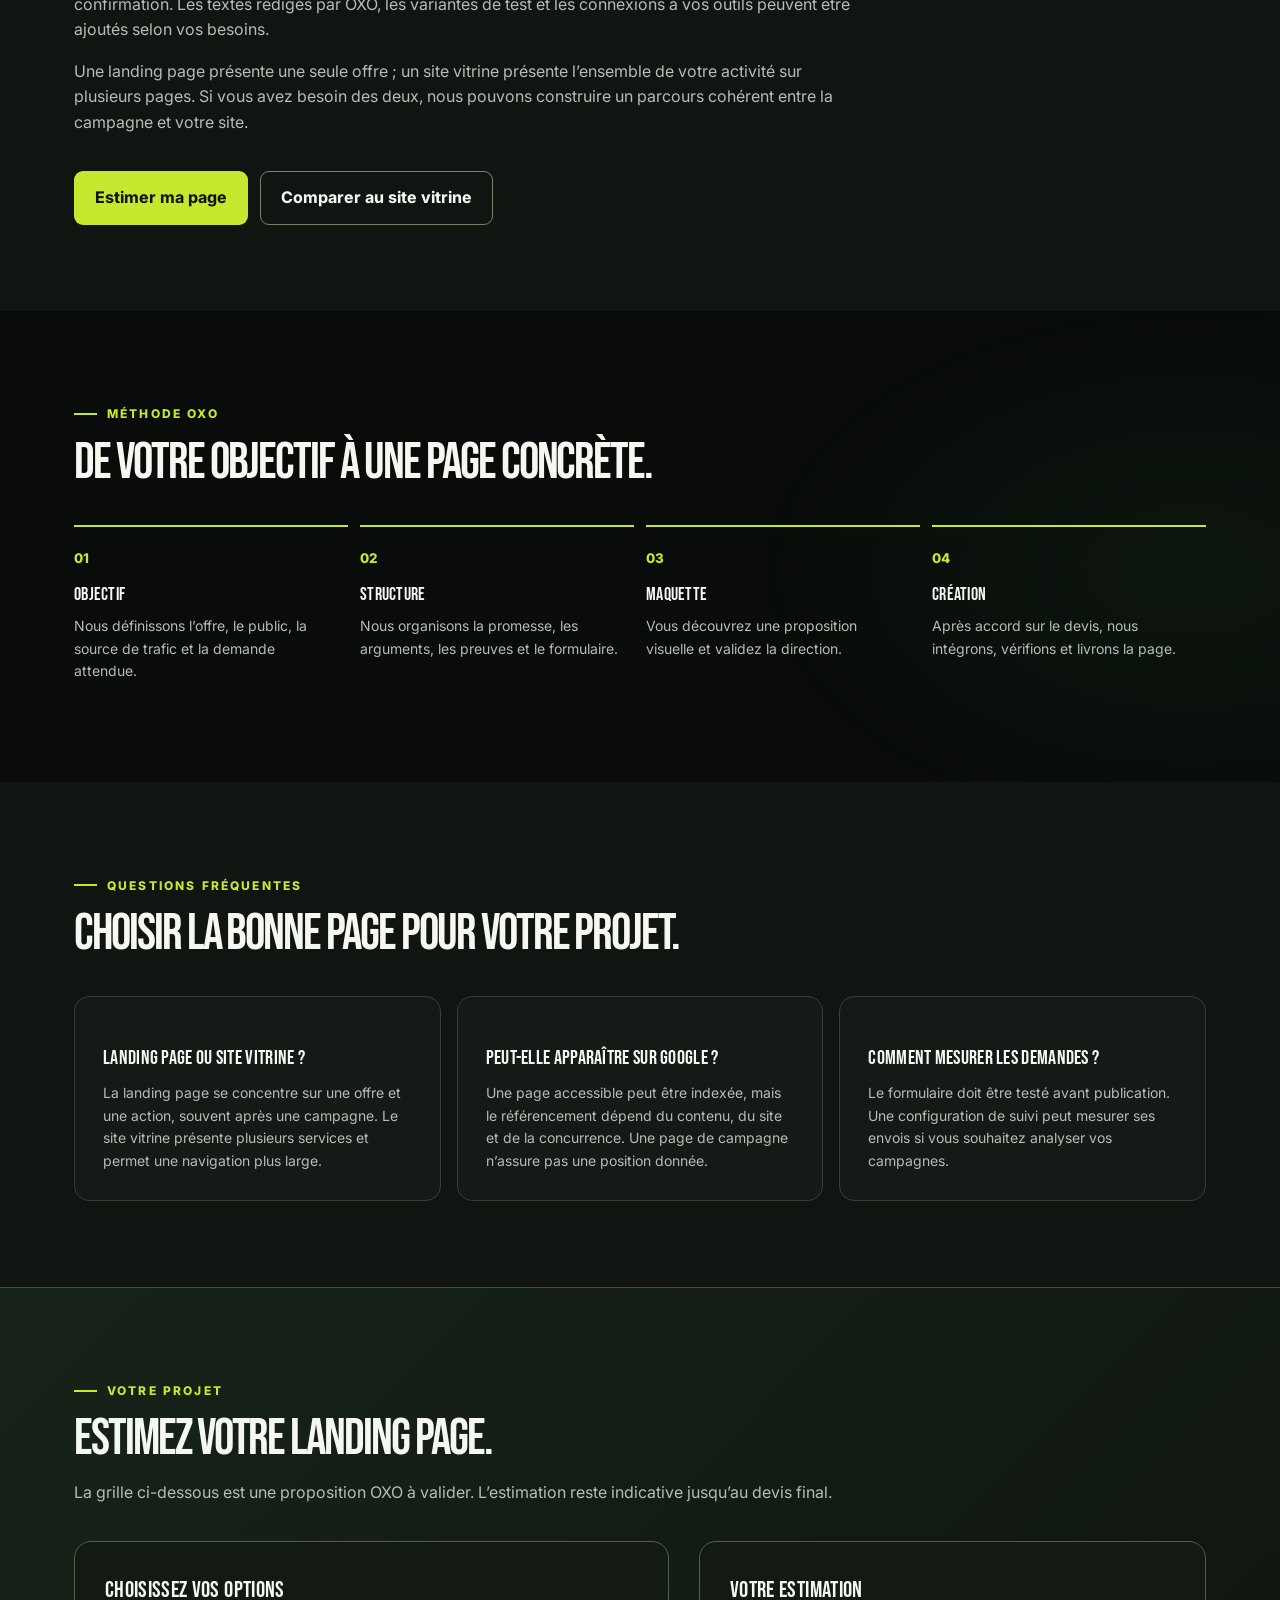
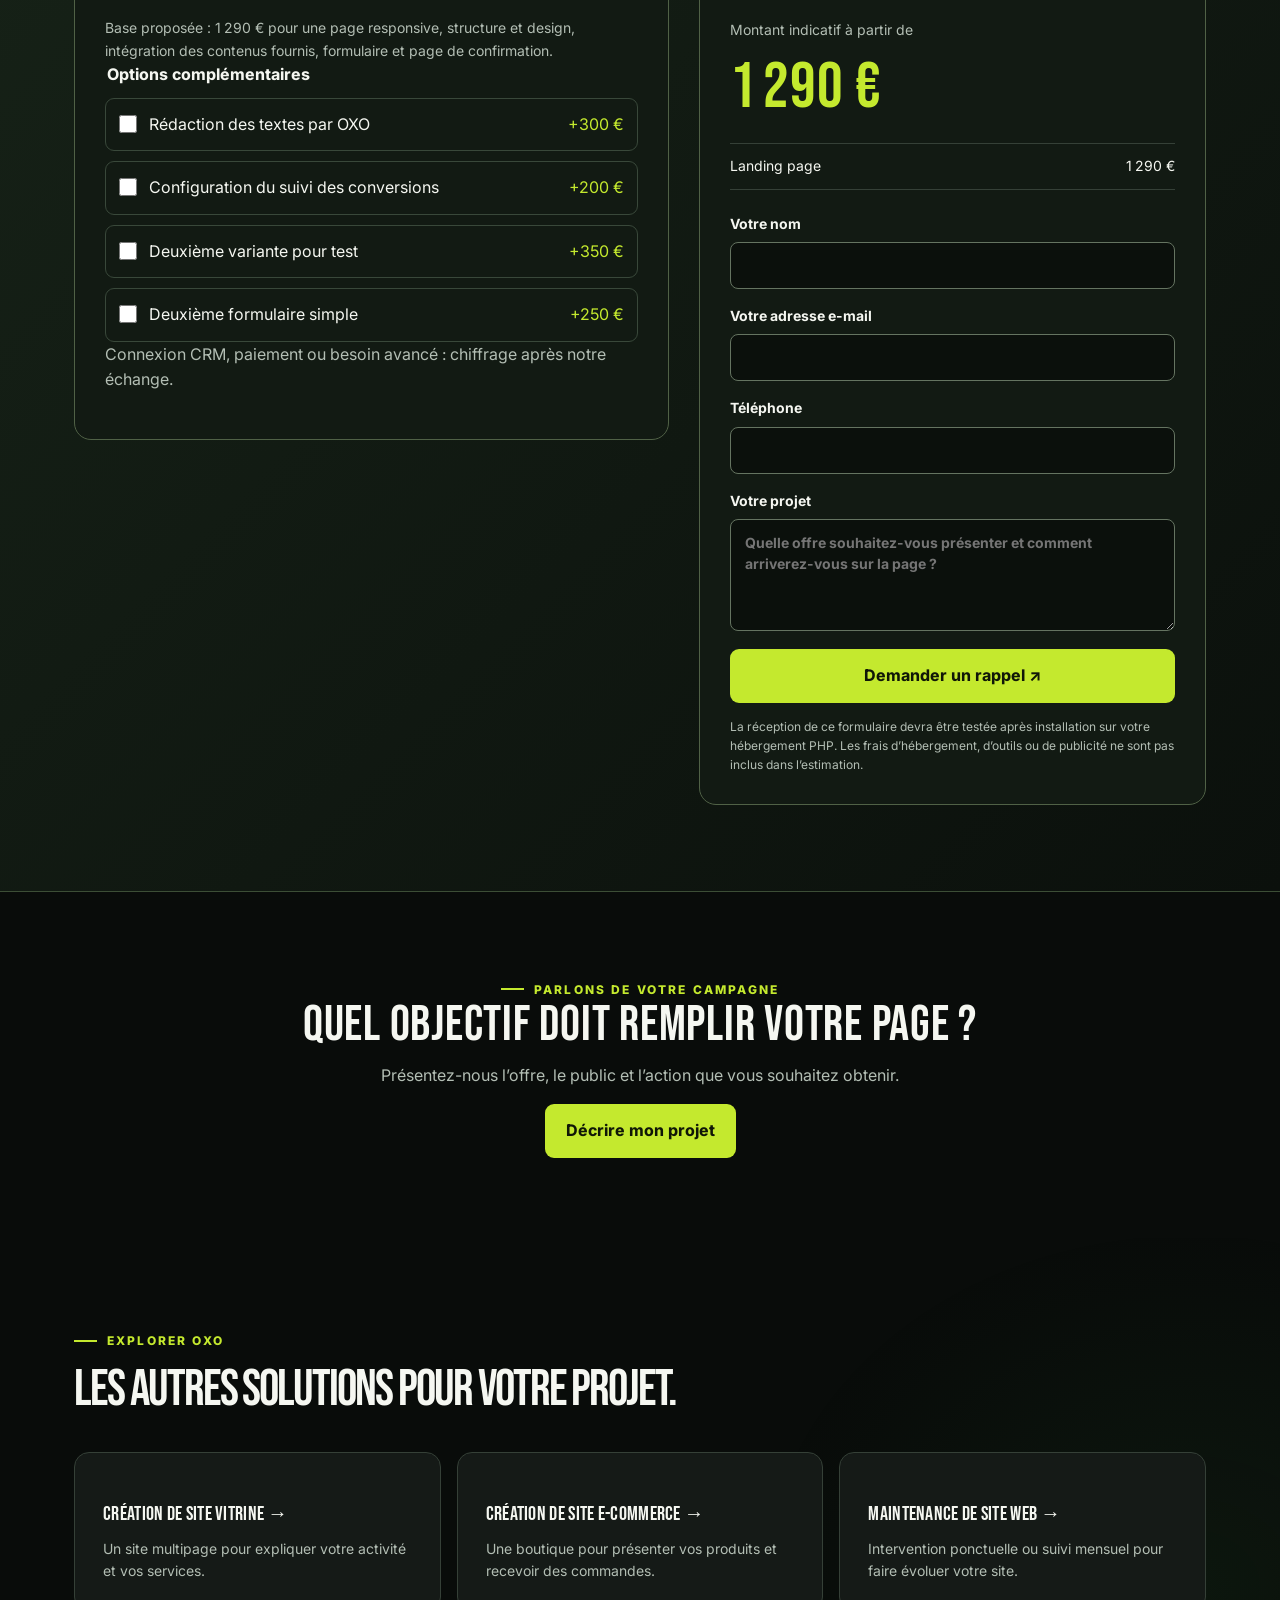
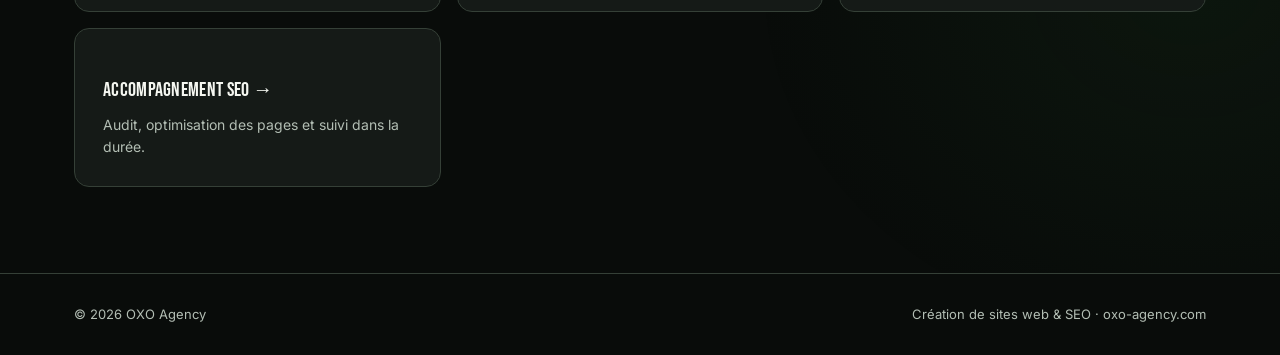
<file: site-landing.html>
<!doctype html><html lang="fr"><head><meta charset="utf-8"><meta name="viewport" content="width=device-width, initial-scale=1"><meta name="description" content="Création de landing page pour vos campagnes en France et Belgique francophone. Une page dédiée à votre offre, un formulaire et une estimation dès 1 290 €."><title>Création de landing page pour vos campagnes | OXO Agency</title><link rel="stylesheet" href="oxo-site.css"><link rel="preconnect" href="https://fonts.googleapis.com"><link rel="preconnect" href="https://fonts.gstatic.com" crossorigin><link href="https://fonts.googleapis.com/css2?family=Inter:wght@400;500;600;700;800&family=Manrope:wght@500;600;700;800&display=swap" rel="stylesheet"><link rel="stylesheet" href="oxo-motion.css"></head><body data-page="landing"><a class="skip" href="#contenu">Aller au contenu</a><header><div class="wrap nav"><a class="logo" href="index.html" aria-label="OXO Agency, accueil"><img src="oxo-logo.png" alt="OXO Agency" width="118" height="43"></a><nav class="navlinks" aria-label="Navigation principale"><a href="index.html">Accueil</a><div class="site-menu"><button type="button" id="web-menu" aria-expanded="false" aria-controls="web-options">Web ▾</button><div class="site-menu-panel" id="web-options"><a href="site-landing.html">Landing page</a><a href="site-vitrine.html">Site vitrine</a><a href="site-ecommerce.html">Site e-commerce</a><a href="site-maintenance.html">Maintenance</a></div></div><a href="site-seo.html">SEO</a><a href="site-vitrine.html#realisations">Réalisations</a><a href="site-vitrine.html#methode">Méthode OXO</a><a href="site-blog.html">Blog</a><a href="site-contact.html">Contact</a><a class="btn btn-primary" href="#estimation">Demander un devis</a></nav><a class="btn btn-primary mobile-cta" href="#estimation">Devis</a></div></header><main id="contenu">
<section class="hero"><div class="wrap hero-grid"><div><span class="eyebrow">Création de landing page</span><h1>Une page, une offre, <span>une action claire.</span></h1><p class="lead">OXO Agency conçoit des landing pages pour accueillir vos visiteurs après une publicité, un e-mail ou un lancement. Le message, les preuves et le formulaire servent le même objectif : faciliter la prise de contact.</p><div class="actions"><a href="#estimation" class="btn btn-primary">Estimer ma landing page ↗</a><a href="#contenu-offre" class="btn btn-outline">Découvrir l’offre</a></div><p class="hero-note">Une proposition visuelle de la page est préparée après notre échange de découverte.</p></div><div class="mock" aria-hidden="true"><div class="browser"><i></i><i></i><i></i></div><div class="mock-body"><div class="mock-nav"><b>votre offre.</b><span>Une seule action ↗</span></div><div class="mock-content"><strong>Une promesse qui va droit au but.</strong><p>Un message lisible, une preuve et une demande simple à envoyer.</p><span class="mock-pill">Demander un devis →</span></div><div class="mock-cards"><i></i><i></i><i></i></div></div></div></div></section>
<section class="section" id="contenu-offre"><div class="wrap"><div class="section-head"><span class="eyebrow">Pourquoi une landing page ?</span><h2>Une destination cohérente pour votre campagne.</h2><p>Lorsque quelqu’un clique sur une annonce, il s’attend à retrouver l’offre annoncée. Une landing page dédiée lui présente cette offre, répond à ses hésitations et lui indique quoi faire ensuite. Elle peut servir à demander un devis, recevoir un appel, s’inscrire ou découvrir un produit.</p></div><div class="intro-grid"><article class="feature"><span class="num">01 / MESSAGE</span><h3>Une offre précise</h3><p>Nous partons de votre cible et de l’action recherchée pour rédiger une structure claire. Chaque bloc répond à une question utile.</p></article><article class="feature"><span class="num">02 / EXPÉRIENCE</span><h3>Une page adaptée au mobile</h3><p>Le visiteur lit la promesse, les bénéfices et les preuves sans chercher l’information dans plusieurs menus.</p></article><article class="feature"><span class="num">03 / CONTACT</span><h3>Une demande facile</h3><p>Un formulaire adapté au projet recueille les informations nécessaires. Le suivi des conversions peut être ajouté selon vos outils.</p></article></div></div></section>
<section class="section projects" id="inclus"><div class="wrap"><div class="section-head"><span class="eyebrow">Ce que comprend l’offre</span><h2>Une page prête à présenter votre offre.</h2><p>La formule proposée comprend un échange de cadrage, une structure de page, un design responsive adapté à votre identité, l’intégration des contenus fournis, un formulaire de demande et une page de confirmation. Les textes rédigés par OXO, les variantes de test et les connexions à vos outils peuvent être ajoutés selon vos besoins.</p><p>Une landing page présente une seule offre ; un site vitrine présente l’ensemble de votre activité sur plusieurs pages. Si vous avez besoin des deux, nous pouvons construire un parcours cohérent entre la campagne et votre site.</p></div><div class="actions"><a href="#estimation" class="btn btn-primary">Estimer ma page</a><a href="site-vitrine.html" class="btn btn-outline">Comparer au site vitrine</a></div></div></section>
<section class="section" id="methode"><div class="wrap"><div class="section-head"><span class="eyebrow">Méthode OXO</span><h2>De votre objectif à une page concrète.</h2></div><div class="steps"><div class="step"><small>01</small><h3>Objectif</h3><p>Nous définissons l’offre, le public, la source de trafic et la demande attendue.</p></div><div class="step"><small>02</small><h3>Structure</h3><p>Nous organisons la promesse, les arguments, les preuves et le formulaire.</p></div><div class="step"><small>03</small><h3>Maquette</h3><p>Vous découvrez une proposition visuelle et validez la direction.</p></div><div class="step"><small>04</small><h3>Création</h3><p>Après accord sur le devis, nous intégrons, vérifions et livrons la page.</p></div></div></div></section>
<section class="section projects" id="questions"><div class="wrap"><div class="section-head"><span class="eyebrow">Questions fréquentes</span><h2>Choisir la bonne page pour votre projet.</h2></div><div class="intro-grid"><article class="feature"><h3>Landing page ou site vitrine ?</h3><p>La landing page se concentre sur une offre et une action, souvent après une campagne. Le site vitrine présente plusieurs services et permet une navigation plus large.</p></article><article class="feature"><h3>Peut-elle apparaître sur Google ?</h3><p>Une page accessible peut être indexée, mais le référencement dépend du contenu, du site et de la concurrence. Une page de campagne n’assure pas une position donnée.</p></article><article class="feature"><h3>Comment mesurer les demandes ?</h3><p>Le formulaire doit être testé avant publication. Une configuration de suivi peut mesurer ses envois si vous souhaitez analyser vos campagnes.</p></article></div></div></section>
<section class="section pricing" id="estimation"><div class="wrap"><div class="section-head"><span class="eyebrow">Votre projet</span><h2>Estimez votre landing page.</h2><p>La grille ci-dessous est une proposition OXO à valider. L’estimation reste indicative jusqu’au devis final.</p></div><div class="calc"><form class="form-panel" id="landing-calculator"><h3>Choisissez vos options</h3><p class="included">Base proposée : 1 290 € pour une page responsive, structure et design, intégration des contenus fournis, formulaire et page de confirmation.</p><fieldset><legend>Options complémentaires</legend><div class="checks"><label class="check"><input type="checkbox" data-price="300" data-label="Rédaction des textes"><span>Rédaction des textes par OXO</span><em>+300 €</em></label><label class="check"><input type="checkbox" data-price="200" data-label="Suivi des conversions"><span>Configuration du suivi des conversions</span><em>+200 €</em></label><label class="check"><input type="checkbox" data-price="350" data-label="Variante de page"><span>Deuxième variante pour test</span><em>+350 €</em></label><label class="check"><input type="checkbox" data-price="250" data-label="Deuxième formulaire simple"><span>Deuxième formulaire simple</span><em>+250 €</em></label></div></fieldset><p class="muted">Connexion CRM, paiement ou besoin avancé : chiffrage après notre échange.</p></form><aside class="summary" aria-label="Estimation de la landing page"><h3>Votre estimation</h3><span class="label">Montant indicatif à partir de</span><div class="price" id="total" aria-live="polite">1 290 €</div><ul class="breakdown" id="breakdown"></ul><form class="lead-form" action="devis.php" method="post"><input type="hidden" name="type_projet" value="Landing page"><input type="hidden" name="estimation" id="estimate-field"><input type="hidden" name="detail" id="detail-field"><div class="trap" aria-hidden="true"><label>Ne pas remplir <input type="text" name="website" tabindex="-1" autocomplete="off"></label></div><div class="lead-fields"><label>Votre nom <input name="nom" required maxlength="100" autocomplete="name"></label><label>Votre adresse e-mail <input name="email" type="email" required maxlength="160" autocomplete="email"></label><label>Téléphone <input name="telephone" type="tel" required maxlength="40" autocomplete="tel"></label><label>Votre projet <textarea name="message" rows="3" maxlength="2000" placeholder="Quelle offre souhaitez-vous présenter et comment arriverez-vous sur la page ?"></textarea></label></div><button class="btn btn-primary" type="submit">Demander un rappel ↗</button></form><p>La réception de ce formulaire devra être testée après installation sur votre hébergement PHP. Les frais d’hébergement, d’outils ou de publicité ne sont pas inclus dans l’estimation.</p></aside></div></div></section>
<section class="cta"><div class="wrap"><span class="eyebrow">Parlons de votre campagne</span><h2>Quel objectif doit remplir votre page ?</h2><p>Présentez-nous l’offre, le public et l’action que vous souhaitez obtenir.</p><a href="#estimation" class="btn btn-primary">Décrire mon projet</a></div></section>
<section class="section" id="autres-services"><div class="wrap"><div class="section-head"><span class="eyebrow">Explorer OXO</span><h2>Les autres solutions pour votre projet.</h2></div><div class="intro-grid"><article class="feature"><h3><a href="site-vitrine.html">Création de site vitrine →</a></h3><p>Un site multipage pour expliquer votre activité et vos services.</p></article><article class="feature"><h3><a href="site-ecommerce.html">Création de site e-commerce →</a></h3><p>Une boutique pour présenter vos produits et recevoir des commandes.</p></article><article class="feature"><h3><a href="site-maintenance.html">Maintenance de site web →</a></h3><p>Intervention ponctuelle ou suivi mensuel pour faire évoluer votre site.</p></article><article class="feature"><h3><a href="site-seo.html">Accompagnement SEO →</a></h3><p>Audit, optimisation des pages et suivi dans la durée.</p></article></div></div></section></main><footer class="foot"><div class="wrap"><span>© 2026 OXO Agency</span><span>Création de sites web & SEO · <a href="https://oxo-agency.com/">oxo-agency.com</a></span></div></footer><script>(()=>{const menu=document.querySelector('.site-menu'),button=document.getElementById('web-menu');if(!menu||!button)return;button.addEventListener('click',()=>{const open=menu.classList.toggle('open');button.setAttribute('aria-expanded',String(open))});document.addEventListener('click',event=>{if(!menu.contains(event.target)){menu.classList.remove('open');button.setAttribute('aria-expanded','false')}})})();</script><script>(()=>{const form=document.getElementById('landing-calculator'),total=document.getElementById('total'),breakdown=document.getElementById('breakdown');const euro=n=>new Intl.NumberFormat('fr-FR',{style:'currency',currency:'EUR',maximumFractionDigits:0}).format(n);function update(){const lines=[['Landing page',1290]];for(const input of form.querySelectorAll('input:checked'))lines.push([input.dataset.label,Number(input.dataset.price)]);const amount=lines.reduce((sum,row)=>sum+row[1],0);total.textContent=euro(amount);breakdown.replaceChildren(...lines.map(([label,value])=>{const li=document.createElement('li'),a=document.createElement('span'),b=document.createElement('span');a.textContent=label;b.textContent=euro(value);li.append(a,b);return li}));document.getElementById('estimate-field').value=euro(amount);document.getElementById('detail-field').value=lines.map(([label,value])=>label+' : '+euro(value)).join('\n')}form.addEventListener('change',update);update()})();</script><script src="oxo-motion.js" defer></script></body></html>
</file>
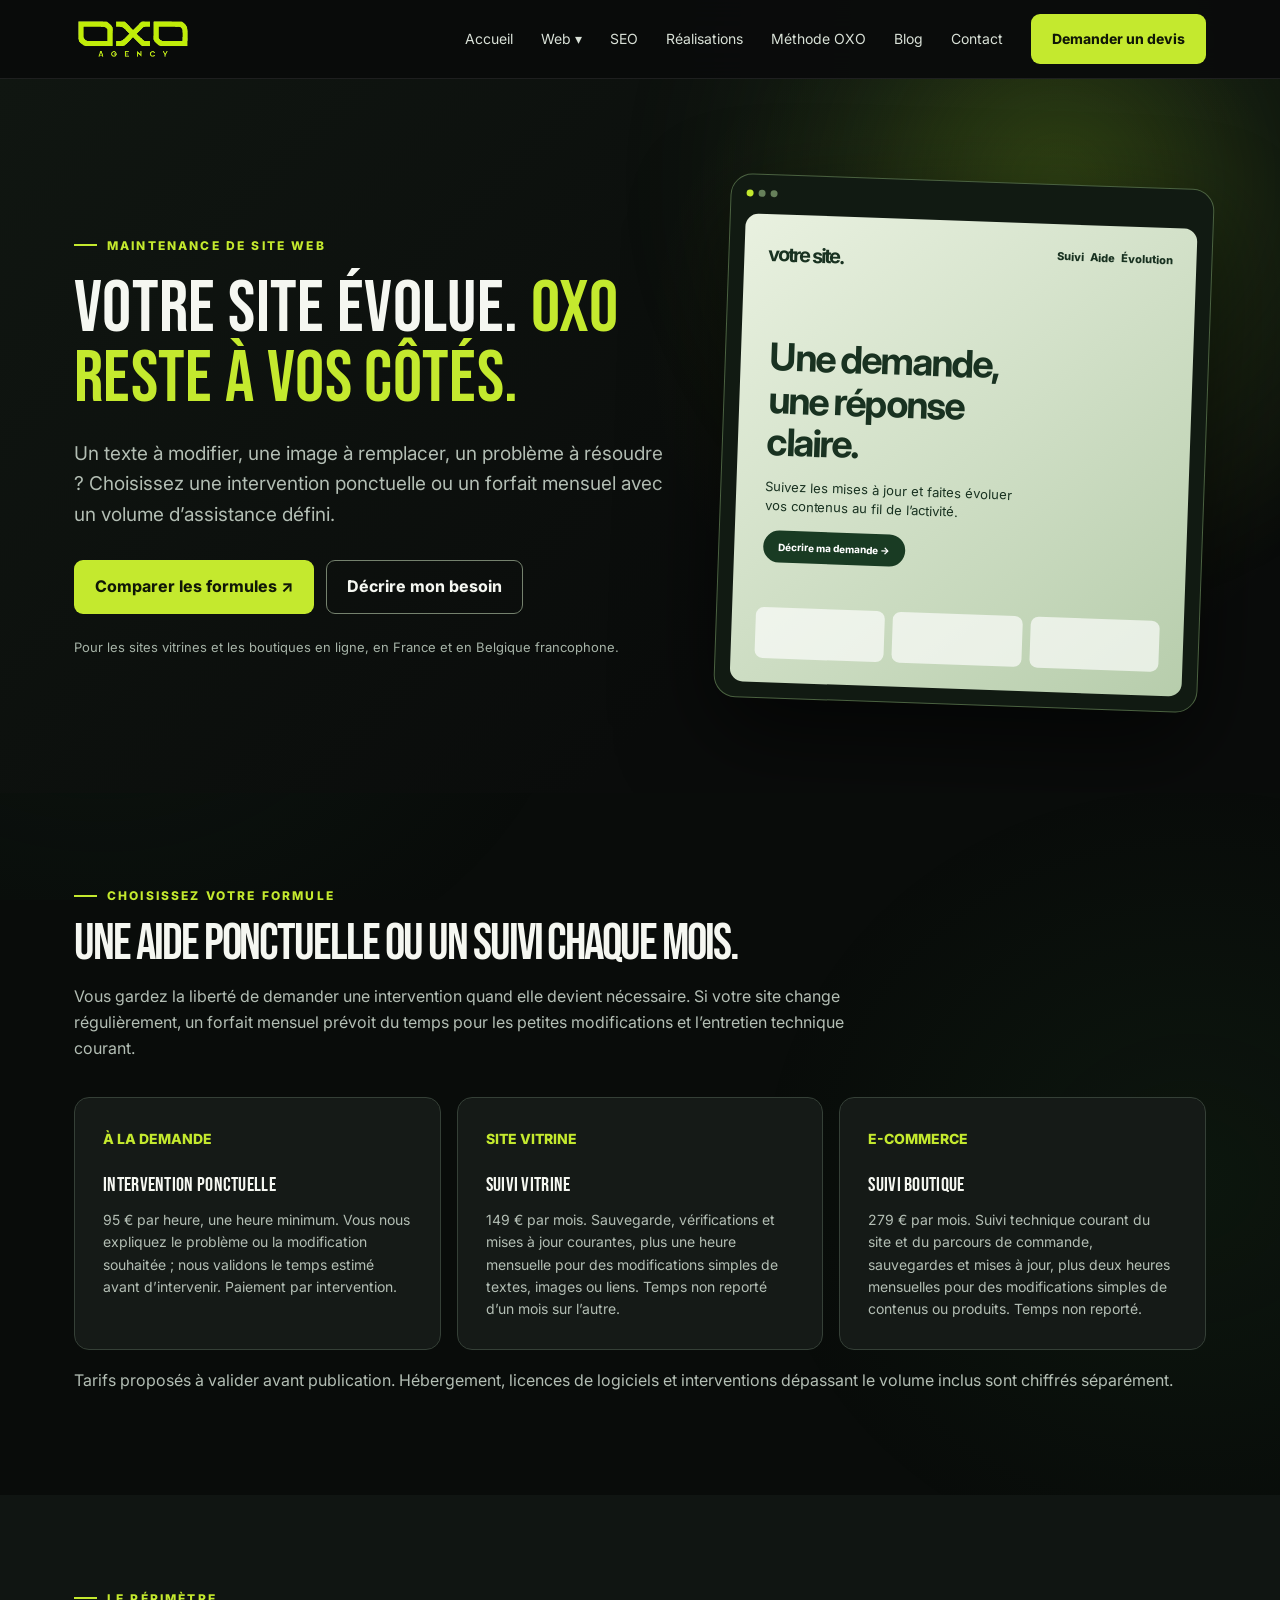
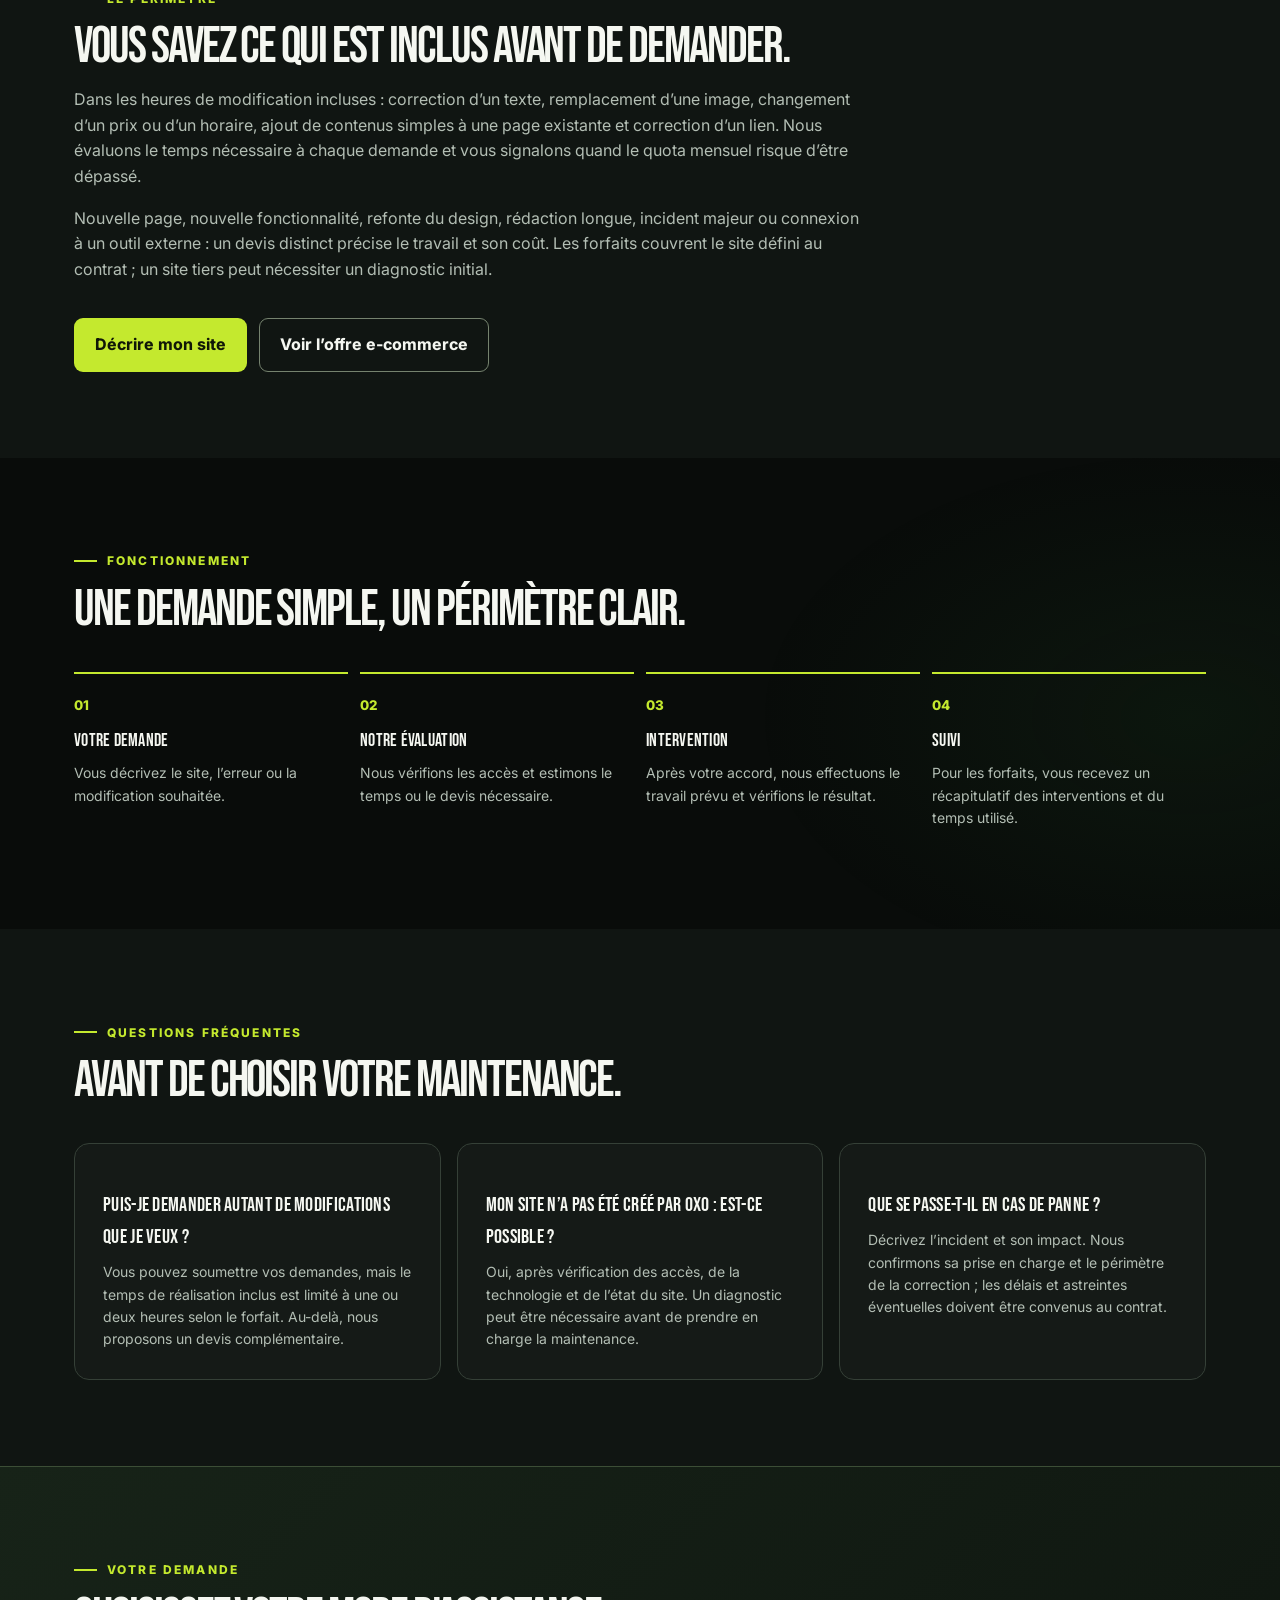
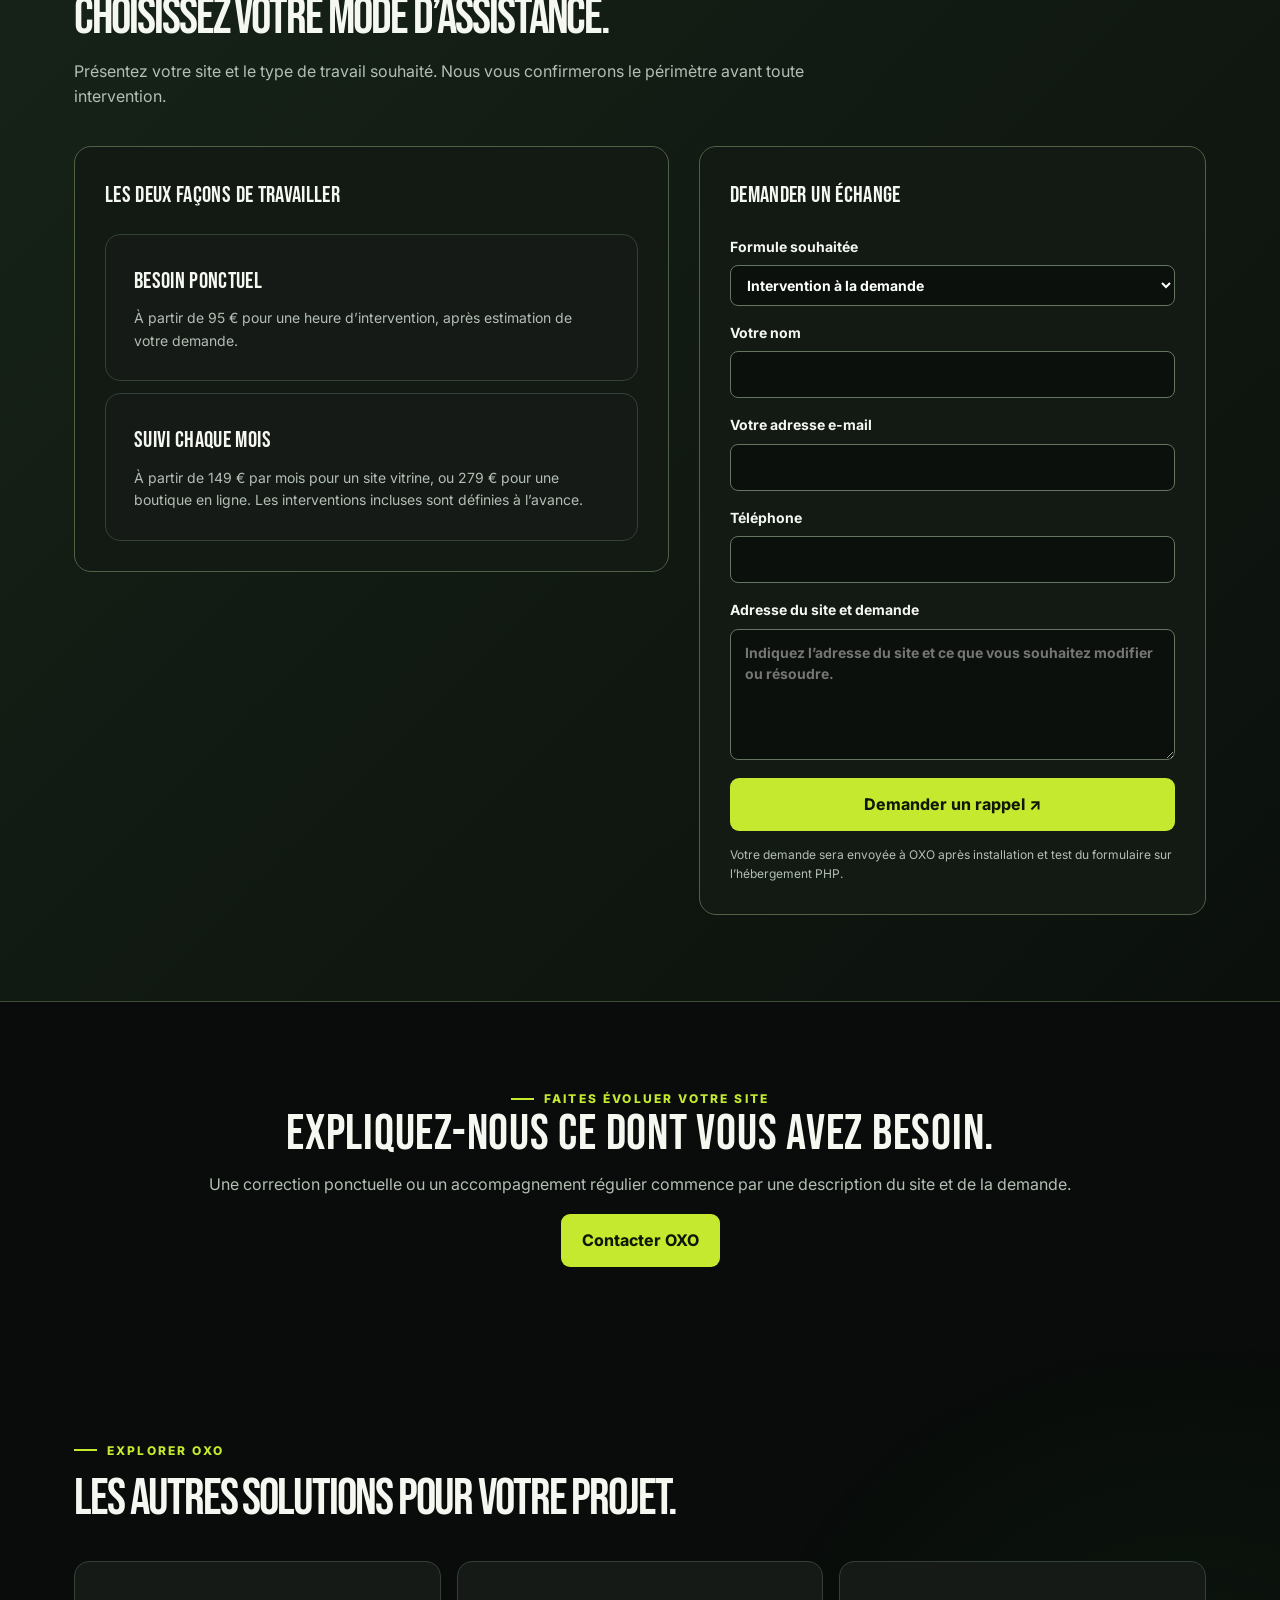
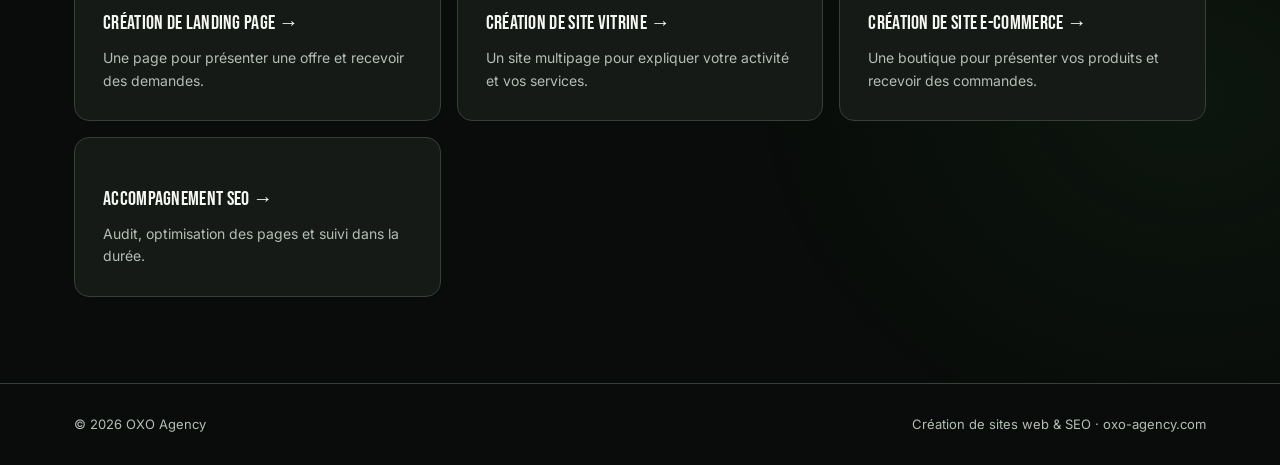
<file: site-maintenance.html>
<!doctype html><html lang="fr"><head><meta charset="utf-8"><meta name="viewport" content="width=device-width, initial-scale=1"><meta name="description" content="Maintenance de site web en France et en Belgique francophone : intervention ponctuelle ou forfait mensuel pour site vitrine et e-commerce. Contactez OXO Agency."><title>Maintenance de site web : intervention ou forfait | OXO Agency</title><link rel="stylesheet" href="oxo-site.css"><link rel="preconnect" href="https://fonts.googleapis.com"><link rel="preconnect" href="https://fonts.gstatic.com" crossorigin><link href="https://fonts.googleapis.com/css2?family=Inter:wght@400;500;600;700;800&family=Manrope:wght@500;600;700;800&display=swap" rel="stylesheet"><link rel="stylesheet" href="oxo-motion.css"></head><body data-page="maintenance"><a class="skip" href="#contenu">Aller au contenu</a><header><div class="wrap nav"><a class="logo" href="index.html" aria-label="OXO Agency, accueil"><img src="oxo-logo.png" alt="OXO Agency" width="118" height="43"></a><nav class="navlinks" aria-label="Navigation principale"><a href="index.html">Accueil</a><div class="site-menu"><button type="button" id="web-menu" aria-expanded="false" aria-controls="web-options">Web ▾</button><div class="site-menu-panel" id="web-options"><a href="site-landing.html">Landing page</a><a href="site-vitrine.html">Site vitrine</a><a href="site-ecommerce.html">Site e-commerce</a><a href="site-maintenance.html">Maintenance</a></div></div><a href="site-seo.html">SEO</a><a href="site-vitrine.html#realisations">Réalisations</a><a href="site-vitrine.html#methode">Méthode OXO</a><a href="site-blog.html">Blog</a><a href="site-contact.html">Contact</a><a class="btn btn-primary" href="#estimation">Demander un devis</a></nav><a class="btn btn-primary mobile-cta" href="#estimation">Devis</a></div></header><main id="contenu">
<section class="hero"><div class="wrap hero-grid"><div><span class="eyebrow">Maintenance de site web</span><h1>Votre site évolue. <span>OXO reste à vos côtés.</span></h1><p class="lead">Un texte à modifier, une image à remplacer, un problème à résoudre ? Choisissez une intervention ponctuelle ou un forfait mensuel avec un volume d’assistance défini.</p><div class="actions"><a class="btn btn-primary" href="#formules">Comparer les formules ↗</a><a class="btn btn-outline" href="#estimation">Décrire mon besoin</a></div><p class="hero-note">Pour les sites vitrines et les boutiques en ligne, en France et en Belgique francophone.</p></div><div class="mock" aria-hidden="true"><div class="browser"><i></i><i></i><i></i></div><div class="mock-body"><div class="mock-nav"><b>votre site.</b><span>Suivi &nbsp; Aide &nbsp; Évolution</span></div><div class="mock-content"><strong>Une demande, une réponse claire.</strong><p>Suivez les mises à jour et faites évoluer vos contenus au fil de l’activité.</p><span class="mock-pill">Décrire ma demande →</span></div><div class="mock-cards"><i></i><i></i><i></i></div></div></div></div></section>
<section class="section" id="formules"><div class="wrap"><div class="section-head"><span class="eyebrow">Choisissez votre formule</span><h2>Une aide ponctuelle ou un suivi chaque mois.</h2><p>Vous gardez la liberté de demander une intervention quand elle devient nécessaire. Si votre site change régulièrement, un forfait mensuel prévoit du temps pour les petites modifications et l’entretien technique courant.</p></div><div class="intro-grid"><article class="feature"><span class="num">À LA DEMANDE</span><h3>Intervention ponctuelle</h3><p>95 € par heure, une heure minimum. Vous nous expliquez le problème ou la modification souhaitée ; nous validons le temps estimé avant d’intervenir. Paiement par intervention.</p></article><article class="feature"><span class="num">SITE VITRINE</span><h3>Suivi Vitrine</h3><p>149 € par mois. Sauvegarde, vérifications et mises à jour courantes, plus une heure mensuelle pour des modifications simples de textes, images ou liens. Temps non reporté d’un mois sur l’autre.</p></article><article class="feature"><span class="num">E-COMMERCE</span><h3>Suivi Boutique</h3><p>279 € par mois. Suivi technique courant du site et du parcours de commande, sauvegardes et mises à jour, plus deux heures mensuelles pour des modifications simples de contenus ou produits. Temps non reporté.</p></article></div><p class="muted" style="margin-top:18px">Tarifs proposés à valider avant publication. Hébergement, licences de logiciels et interventions dépassant le volume inclus sont chiffrés séparément.</p></div></section>
<section class="section projects" id="perimetre"><div class="wrap"><div class="section-head"><span class="eyebrow">Le périmètre</span><h2>Vous savez ce qui est inclus avant de demander.</h2><p>Dans les heures de modification incluses : correction d’un texte, remplacement d’une image, changement d’un prix ou d’un horaire, ajout de contenus simples à une page existante et correction d’un lien. Nous évaluons le temps nécessaire à chaque demande et vous signalons quand le quota mensuel risque d’être dépassé.</p><p>Nouvelle page, nouvelle fonctionnalité, refonte du design, rédaction longue, incident majeur ou connexion à un outil externe : un devis distinct précise le travail et son coût. Les forfaits couvrent le site défini au contrat ; un site tiers peut nécessiter un diagnostic initial.</p></div><div class="actions"><a href="#estimation" class="btn btn-primary">Décrire mon site</a><a href="site-ecommerce.html" class="btn btn-outline">Voir l’offre e-commerce</a></div></div></section>
<section class="section" id="methode"><div class="wrap"><div class="section-head"><span class="eyebrow">Fonctionnement</span><h2>Une demande simple, un périmètre clair.</h2></div><div class="steps"><div class="step"><small>01</small><h3>Votre demande</h3><p>Vous décrivez le site, l’erreur ou la modification souhaitée.</p></div><div class="step"><small>02</small><h3>Notre évaluation</h3><p>Nous vérifions les accès et estimons le temps ou le devis nécessaire.</p></div><div class="step"><small>03</small><h3>Intervention</h3><p>Après votre accord, nous effectuons le travail prévu et vérifions le résultat.</p></div><div class="step"><small>04</small><h3>Suivi</h3><p>Pour les forfaits, vous recevez un récapitulatif des interventions et du temps utilisé.</p></div></div></div></section>
<section class="section projects" id="questions"><div class="wrap"><div class="section-head"><span class="eyebrow">Questions fréquentes</span><h2>Avant de choisir votre maintenance.</h2></div><div class="intro-grid"><article class="feature"><h3>Puis-je demander autant de modifications que je veux ?</h3><p>Vous pouvez soumettre vos demandes, mais le temps de réalisation inclus est limité à une ou deux heures selon le forfait. Au-delà, nous proposons un devis complémentaire.</p></article><article class="feature"><h3>Mon site n’a pas été créé par OXO : est-ce possible ?</h3><p>Oui, après vérification des accès, de la technologie et de l’état du site. Un diagnostic peut être nécessaire avant de prendre en charge la maintenance.</p></article><article class="feature"><h3>Que se passe-t-il en cas de panne ?</h3><p>Décrivez l’incident et son impact. Nous confirmons sa prise en charge et le périmètre de la correction ; les délais et astreintes éventuelles doivent être convenus au contrat.</p></article></div></div></section>
<section class="section pricing" id="estimation"><div class="wrap"><div class="section-head"><span class="eyebrow">Votre demande</span><h2>Choisissez votre mode d’assistance.</h2><p>Présentez votre site et le type de travail souhaité. Nous vous confirmerons le périmètre avant toute intervention.</p></div><div class="calc"><div class="form-panel"><h3>Les deux façons de travailler</h3><div class="intro-grid" style="grid-template-columns:1fr;gap:12px;margin-top:20px"><div class="feature"><h3>Besoin ponctuel</h3><p>À partir de 95 € pour une heure d’intervention, après estimation de votre demande.</p></div><div class="feature"><h3>Suivi chaque mois</h3><p>À partir de 149 € par mois pour un site vitrine, ou 279 € pour une boutique en ligne. Les interventions incluses sont définies à l’avance.</p></div></div></div><aside class="summary"><h3>Demander un échange</h3><form class="lead-form" action="devis.php" method="post"><input type="hidden" name="type_projet" value="Maintenance"><input type="hidden" name="estimation" value="À confirmer"><input type="hidden" name="detail" id="detail-field" value="Intervention à la demande"><div class="trap" aria-hidden="true"><label>Ne pas remplir <input type="text" name="website" tabindex="-1" autocomplete="off"></label></div><div class="lead-fields"><label>Formule souhaitée <select id="maintenance-type" style="width:100%;background:#0b100c;color:#fff;border:1px solid #657461;border-radius:8px;padding:10px 12px"><option>Intervention à la demande</option><option>Suivi Vitrine mensuel</option><option>Suivi Boutique mensuel</option></select></label><label>Votre nom <input name="nom" required maxlength="100" autocomplete="name"></label><label>Votre adresse e-mail <input name="email" type="email" required maxlength="160" autocomplete="email"></label><label>Téléphone <input name="telephone" type="tel" required maxlength="40" autocomplete="tel"></label><label>Adresse du site et demande <textarea name="message" required rows="5" maxlength="2000" placeholder="Indiquez l’adresse du site et ce que vous souhaitez modifier ou résoudre."></textarea></label></div><button class="btn btn-primary" type="submit">Demander un rappel ↗</button></form><p>Votre demande sera envoyée à OXO après installation et test du formulaire sur l’hébergement PHP.</p></aside></div></div></section>
<section class="cta"><div class="wrap"><span class="eyebrow">Faites évoluer votre site</span><h2>Expliquez-nous ce dont vous avez besoin.</h2><p>Une correction ponctuelle ou un accompagnement régulier commence par une description du site et de la demande.</p><a class="btn btn-primary" href="#estimation">Contacter OXO</a></div></section>
<section class="section" id="autres-services"><div class="wrap"><div class="section-head"><span class="eyebrow">Explorer OXO</span><h2>Les autres solutions pour votre projet.</h2></div><div class="intro-grid"><article class="feature"><h3><a href="site-landing.html">Création de landing page →</a></h3><p>Une page pour présenter une offre et recevoir des demandes.</p></article><article class="feature"><h3><a href="site-vitrine.html">Création de site vitrine →</a></h3><p>Un site multipage pour expliquer votre activité et vos services.</p></article><article class="feature"><h3><a href="site-ecommerce.html">Création de site e-commerce →</a></h3><p>Une boutique pour présenter vos produits et recevoir des commandes.</p></article><article class="feature"><h3><a href="site-seo.html">Accompagnement SEO →</a></h3><p>Audit, optimisation des pages et suivi dans la durée.</p></article></div></div></section></main><footer class="foot"><div class="wrap"><span>© 2026 OXO Agency</span><span>Création de sites web & SEO · <a href="https://oxo-agency.com/">oxo-agency.com</a></span></div></footer><script>(()=>{const menu=document.querySelector('.site-menu'),button=document.getElementById('web-menu');if(!menu||!button)return;button.addEventListener('click',()=>{const open=menu.classList.toggle('open');button.setAttribute('aria-expanded',String(open))});document.addEventListener('click',event=>{if(!menu.contains(event.target)){menu.classList.remove('open');button.setAttribute('aria-expanded','false')}})})();</script><script>(()=>{const select=document.getElementById('maintenance-type'),detail=document.getElementById('detail-field');select.addEventListener('change',()=>detail.value=select.value)})();</script><script src="oxo-motion.js" defer></script></body></html>
</file>
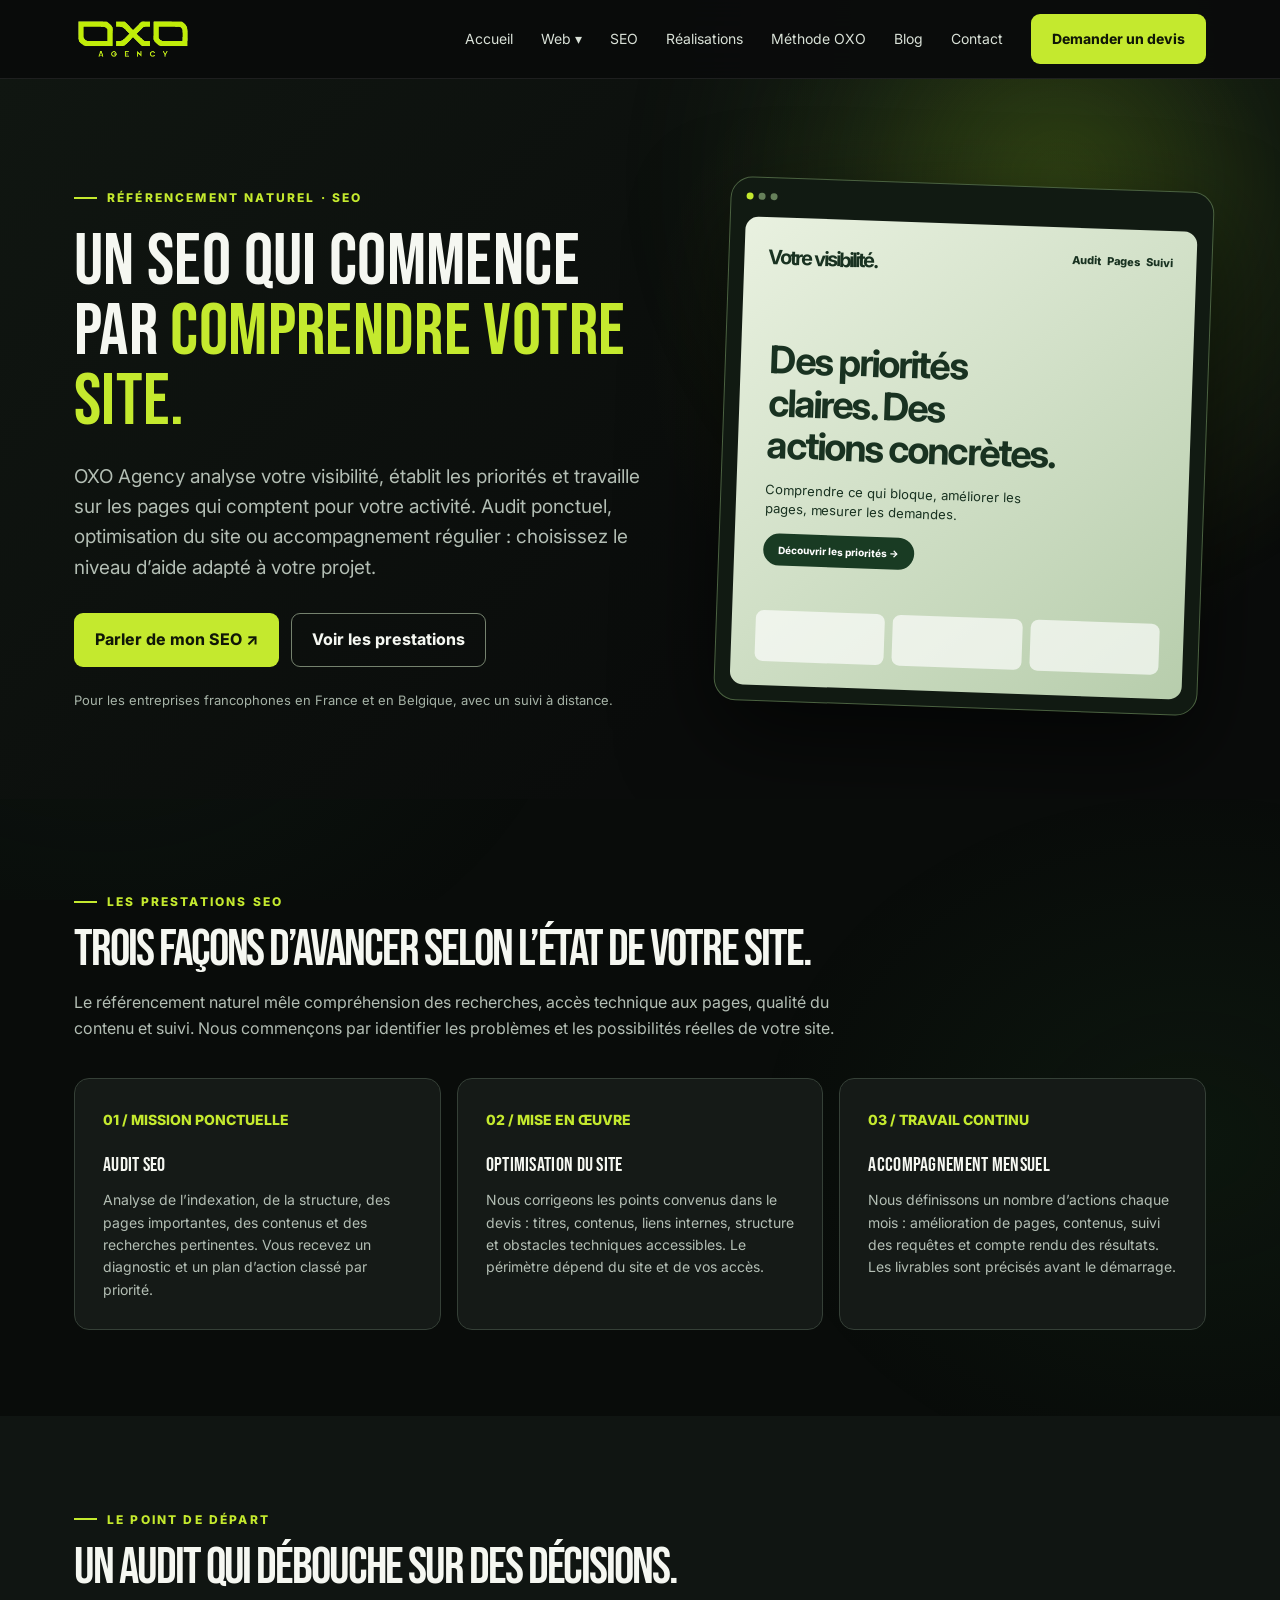
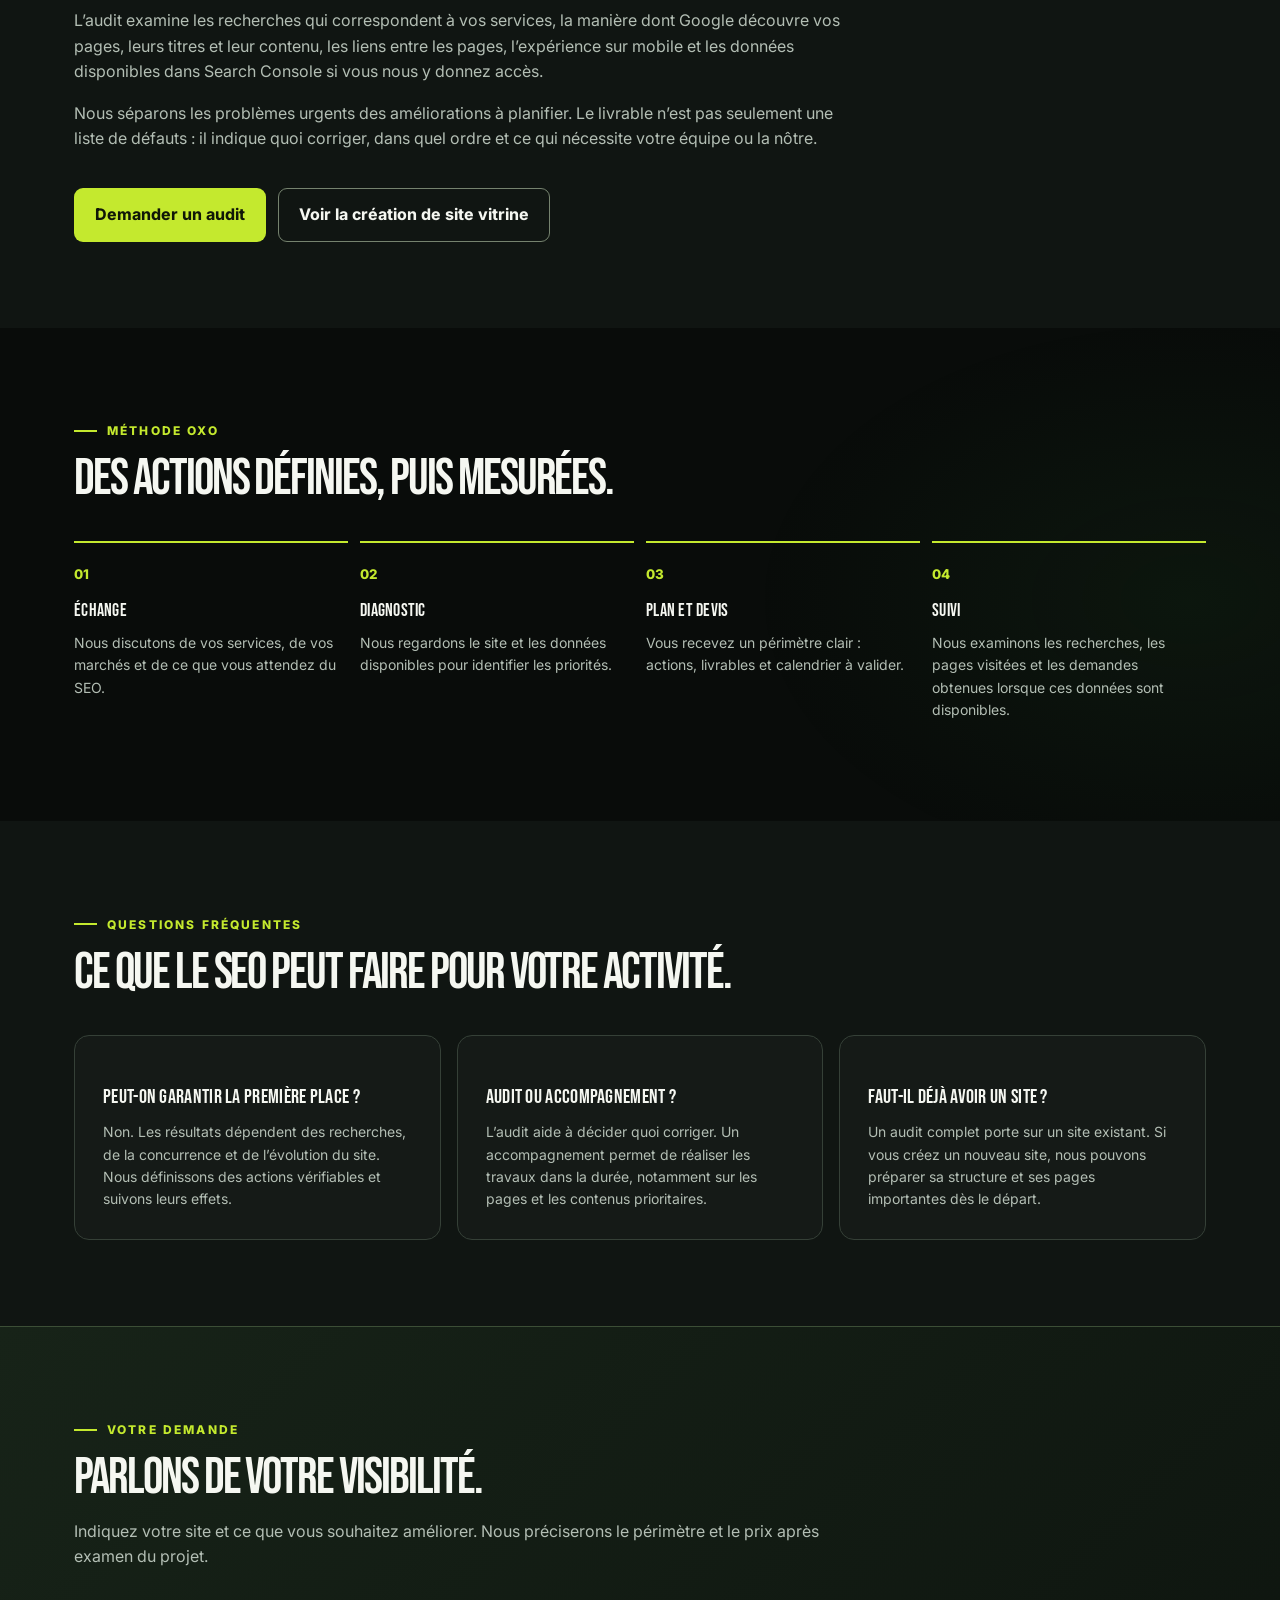
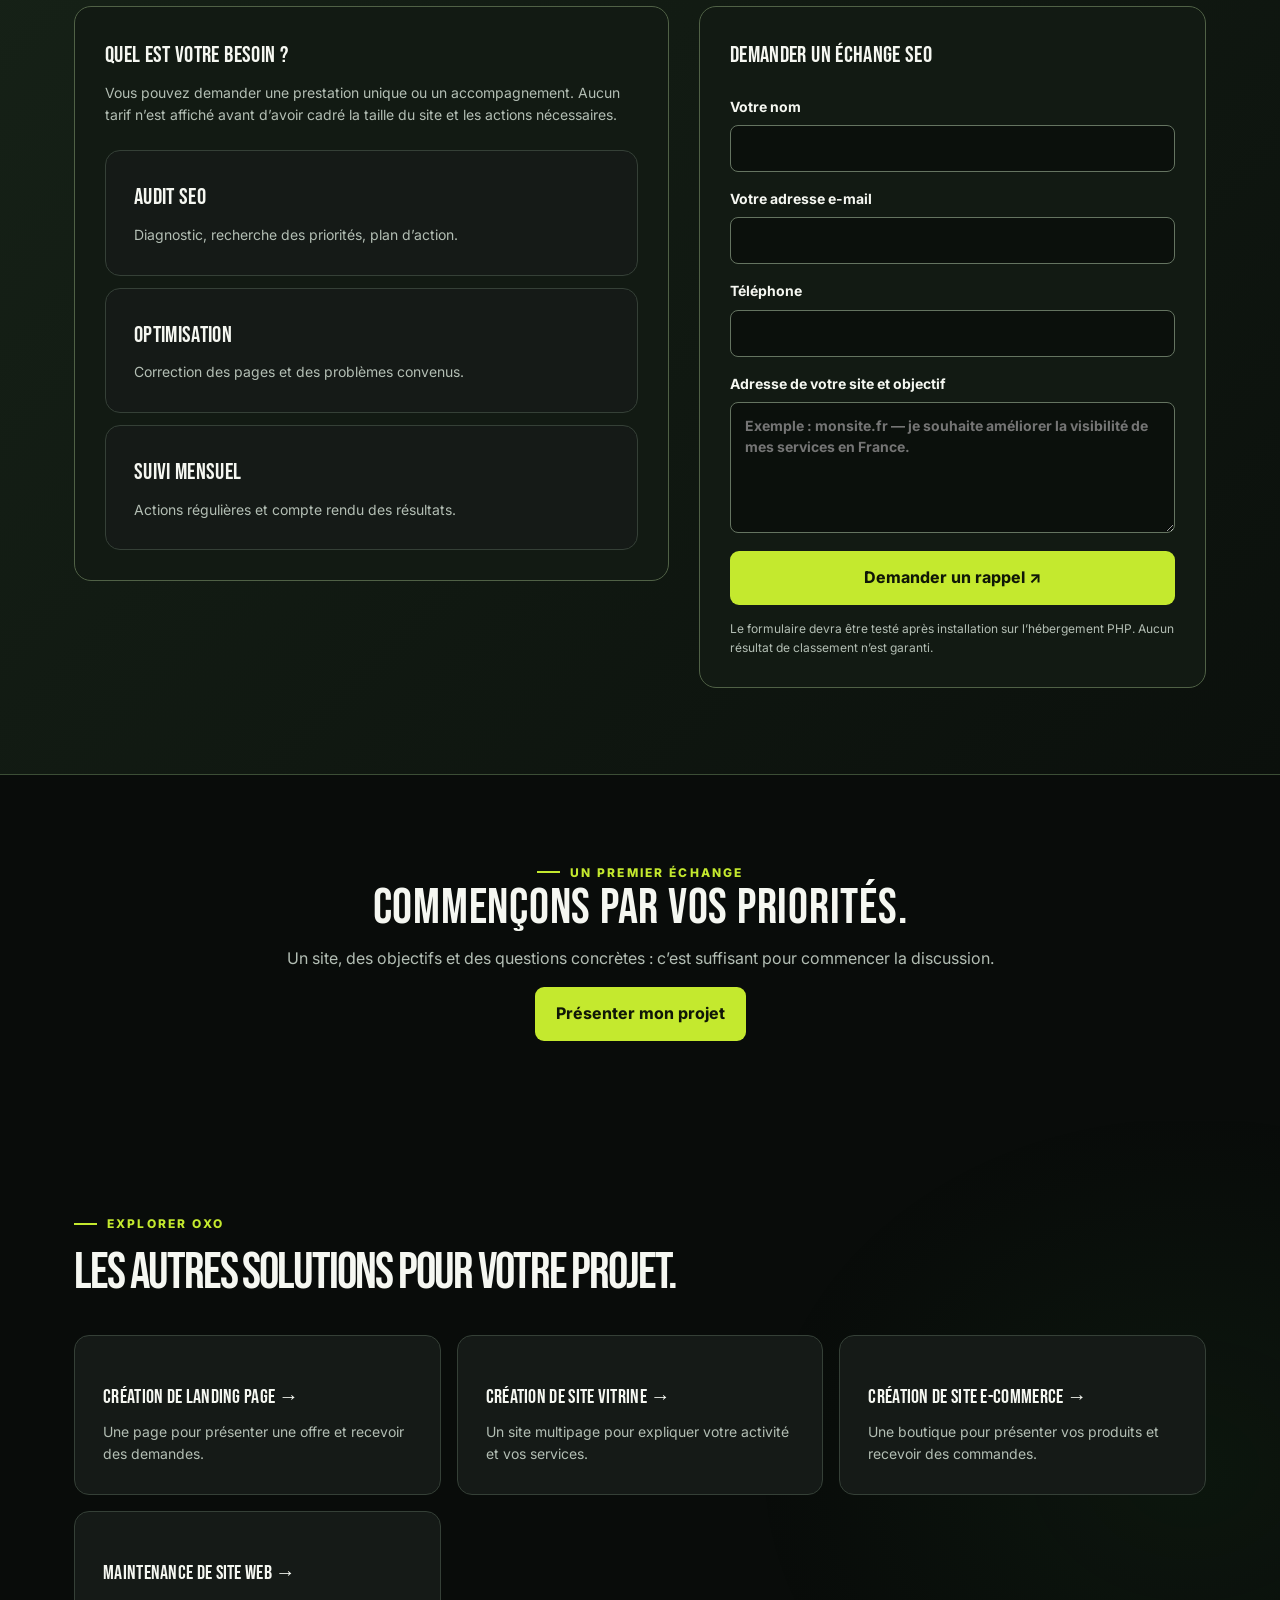
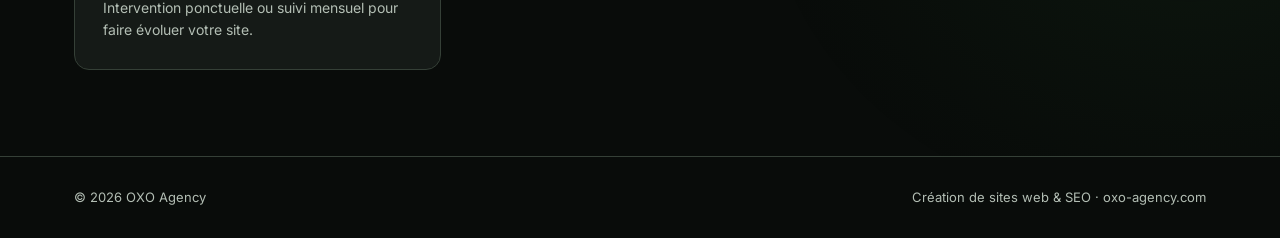
<file: site-seo.html>
<!doctype html><html lang="fr"><head><meta charset="utf-8"><meta name="viewport" content="width=device-width, initial-scale=1"><meta name="description" content="Audit SEO, optimisation de site et accompagnement mensuel pour entreprises francophones en France et en Belgique. Échangez avec OXO Agency."><title>Agence SEO : audit, optimisation et suivi | OXO Agency</title><link rel="stylesheet" href="oxo-site.css"><link rel="preconnect" href="https://fonts.googleapis.com"><link rel="preconnect" href="https://fonts.gstatic.com" crossorigin><link href="https://fonts.googleapis.com/css2?family=Inter:wght@400;500;600;700;800&family=Manrope:wght@500;600;700;800&display=swap" rel="stylesheet"><link rel="stylesheet" href="oxo-motion.css"></head><body data-page="seo"><a class="skip" href="#contenu">Aller au contenu</a><header><div class="wrap nav"><a class="logo" href="index.html" aria-label="OXO Agency, accueil"><img src="oxo-logo.png" alt="OXO Agency" width="118" height="43"></a><nav class="navlinks" aria-label="Navigation principale"><a href="index.html">Accueil</a><div class="site-menu"><button type="button" id="web-menu" aria-expanded="false" aria-controls="web-options">Web ▾</button><div class="site-menu-panel" id="web-options"><a href="site-landing.html">Landing page</a><a href="site-vitrine.html">Site vitrine</a><a href="site-ecommerce.html">Site e-commerce</a><a href="site-maintenance.html">Maintenance</a></div></div><a href="site-seo.html">SEO</a><a href="site-vitrine.html#realisations">Réalisations</a><a href="site-vitrine.html#methode">Méthode OXO</a><a href="site-blog.html">Blog</a><a href="site-contact.html">Contact</a><a class="btn btn-primary" href="#estimation">Demander un devis</a></nav><a class="btn btn-primary mobile-cta" href="#estimation">Devis</a></div></header><main id="contenu">
<section class="hero"><div class="wrap hero-grid"><div><span class="eyebrow">Référencement naturel · SEO</span><h1>Un SEO qui commence par <span>comprendre votre site.</span></h1><p class="lead">OXO Agency analyse votre visibilité, établit les priorités et travaille sur les pages qui comptent pour votre activité. Audit ponctuel, optimisation du site ou accompagnement régulier : choisissez le niveau d’aide adapté à votre projet.</p><div class="actions"><a class="btn btn-primary" href="#estimation">Parler de mon SEO ↗</a><a class="btn btn-outline" href="#prestations">Voir les prestations</a></div><p class="hero-note">Pour les entreprises francophones en France et en Belgique, avec un suivi à distance.</p></div><div class="mock" aria-hidden="true"><div class="browser"><i></i><i></i><i></i></div><div class="mock-body"><div class="mock-nav"><b>Votre visibilité.</b><span>Audit &nbsp; Pages &nbsp; Suivi</span></div><div class="mock-content"><strong>Des priorités claires. Des actions concrètes.</strong><p>Comprendre ce qui bloque, améliorer les pages, mesurer les demandes.</p><span class="mock-pill">Découvrir les priorités →</span></div><div class="mock-cards"><i></i><i></i><i></i></div></div></div></div></section>
<section class="section" id="prestations"><div class="wrap"><div class="section-head"><span class="eyebrow">Les prestations SEO</span><h2>Trois façons d’avancer selon l’état de votre site.</h2><p>Le référencement naturel mêle compréhension des recherches, accès technique aux pages, qualité du contenu et suivi. Nous commençons par identifier les problèmes et les possibilités réelles de votre site.</p></div><div class="intro-grid"><article class="feature"><span class="num">01 / MISSION PONCTUELLE</span><h3>Audit SEO</h3><p>Analyse de l’indexation, de la structure, des pages importantes, des contenus et des recherches pertinentes. Vous recevez un diagnostic et un plan d’action classé par priorité.</p></article><article class="feature"><span class="num">02 / MISE EN ŒUVRE</span><h3>Optimisation du site</h3><p>Nous corrigeons les points convenus dans le devis : titres, contenus, liens internes, structure et obstacles techniques accessibles. Le périmètre dépend du site et de vos accès.</p></article><article class="feature"><span class="num">03 / TRAVAIL CONTINU</span><h3>Accompagnement mensuel</h3><p>Nous définissons un nombre d’actions chaque mois : amélioration de pages, contenus, suivi des requêtes et compte rendu des résultats. Les livrables sont précisés avant le démarrage.</p></article></div></div></section>
<section class="section projects" id="audit"><div class="wrap"><div class="section-head"><span class="eyebrow">Le point de départ</span><h2>Un audit qui débouche sur des décisions.</h2><p>L’audit examine les recherches qui correspondent à vos services, la manière dont Google découvre vos pages, leurs titres et leur contenu, les liens entre les pages, l’expérience sur mobile et les données disponibles dans Search Console si vous nous y donnez accès.</p><p>Nous séparons les problèmes urgents des améliorations à planifier. Le livrable n’est pas seulement une liste de défauts : il indique quoi corriger, dans quel ordre et ce qui nécessite votre équipe ou la nôtre.</p></div><div class="actions"><a href="#estimation" class="btn btn-primary">Demander un audit</a><a href="site-vitrine.html" class="btn btn-outline">Voir la création de site vitrine</a></div></div></section>
<section class="section" id="methode"><div class="wrap"><div class="section-head"><span class="eyebrow">Méthode OXO</span><h2>Des actions définies, puis mesurées.</h2></div><div class="steps"><div class="step"><small>01</small><h3>Échange</h3><p>Nous discutons de vos services, de vos marchés et de ce que vous attendez du SEO.</p></div><div class="step"><small>02</small><h3>Diagnostic</h3><p>Nous regardons le site et les données disponibles pour identifier les priorités.</p></div><div class="step"><small>03</small><h3>Plan et devis</h3><p>Vous recevez un périmètre clair : actions, livrables et calendrier à valider.</p></div><div class="step"><small>04</small><h3>Suivi</h3><p>Nous examinons les recherches, les pages visitées et les demandes obtenues lorsque ces données sont disponibles.</p></div></div></div></section>
<section class="section projects" id="questions"><div class="wrap"><div class="section-head"><span class="eyebrow">Questions fréquentes</span><h2>Ce que le SEO peut faire pour votre activité.</h2></div><div class="intro-grid"><article class="feature"><h3>Peut-on garantir la première place ?</h3><p>Non. Les résultats dépendent des recherches, de la concurrence et de l’évolution du site. Nous définissons des actions vérifiables et suivons leurs effets.</p></article><article class="feature"><h3>Audit ou accompagnement ?</h3><p>L’audit aide à décider quoi corriger. Un accompagnement permet de réaliser les travaux dans la durée, notamment sur les pages et les contenus prioritaires.</p></article><article class="feature"><h3>Faut-il déjà avoir un site ?</h3><p>Un audit complet porte sur un site existant. Si vous créez un nouveau site, nous pouvons préparer sa structure et ses pages importantes dès le départ.</p></article></div></div></section>
<section class="section pricing" id="estimation"><div class="wrap"><div class="section-head"><span class="eyebrow">Votre demande</span><h2>Parlons de votre visibilité.</h2><p>Indiquez votre site et ce que vous souhaitez améliorer. Nous préciserons le périmètre et le prix après examen du projet.</p></div><div class="calc"><div class="form-panel"><h3>Quel est votre besoin ?</h3><p class="included">Vous pouvez demander une prestation unique ou un accompagnement. Aucun tarif n’est affiché avant d’avoir cadré la taille du site et les actions nécessaires.</p><div class="intro-grid" style="grid-template-columns:1fr;gap:12px;margin-top:24px"><div class="feature"><h3>Audit SEO</h3><p>Diagnostic, recherche des priorités, plan d’action.</p></div><div class="feature"><h3>Optimisation</h3><p>Correction des pages et des problèmes convenus.</p></div><div class="feature"><h3>Suivi mensuel</h3><p>Actions régulières et compte rendu des résultats.</p></div></div></div><aside class="summary"><h3>Demander un échange SEO</h3><form class="lead-form" action="devis.php" method="post"><input type="hidden" name="type_projet" value="SEO"><input type="hidden" name="estimation" value="Sur devis"><input type="hidden" name="detail" value="Demande SEO à cadrer"><div class="trap" aria-hidden="true"><label>Ne pas remplir <input type="text" name="website" tabindex="-1" autocomplete="off"></label></div><div class="lead-fields"><label>Votre nom <input name="nom" required maxlength="100" autocomplete="name"></label><label>Votre adresse e-mail <input name="email" type="email" required maxlength="160" autocomplete="email"></label><label>Téléphone <input name="telephone" type="tel" required maxlength="40" autocomplete="tel"></label><label>Adresse de votre site et objectif <textarea name="message" required rows="5" maxlength="2000" placeholder="Exemple : monsite.fr — je souhaite améliorer la visibilité de mes services en France."></textarea></label></div><button class="btn btn-primary" type="submit">Demander un rappel ↗</button></form><p>Le formulaire devra être testé après installation sur l’hébergement PHP. Aucun résultat de classement n’est garanti.</p></aside></div></div></section>
<section class="cta"><div class="wrap"><span class="eyebrow">Un premier échange</span><h2>Commençons par vos priorités.</h2><p>Un site, des objectifs et des questions concrètes : c’est suffisant pour commencer la discussion.</p><a class="btn btn-primary" href="#estimation">Présenter mon projet</a></div></section>
<section class="section" id="autres-services"><div class="wrap"><div class="section-head"><span class="eyebrow">Explorer OXO</span><h2>Les autres solutions pour votre projet.</h2></div><div class="intro-grid"><article class="feature"><h3><a href="site-landing.html">Création de landing page →</a></h3><p>Une page pour présenter une offre et recevoir des demandes.</p></article><article class="feature"><h3><a href="site-vitrine.html">Création de site vitrine →</a></h3><p>Un site multipage pour expliquer votre activité et vos services.</p></article><article class="feature"><h3><a href="site-ecommerce.html">Création de site e-commerce →</a></h3><p>Une boutique pour présenter vos produits et recevoir des commandes.</p></article><article class="feature"><h3><a href="site-maintenance.html">Maintenance de site web →</a></h3><p>Intervention ponctuelle ou suivi mensuel pour faire évoluer votre site.</p></article></div></div></section></main><footer class="foot"><div class="wrap"><span>© 2026 OXO Agency</span><span>Création de sites web & SEO · <a href="https://oxo-agency.com/">oxo-agency.com</a></span></div></footer><script>(()=>{const menu=document.querySelector('.site-menu'),button=document.getElementById('web-menu');if(!menu||!button)return;button.addEventListener('click',()=>{const open=menu.classList.toggle('open');button.setAttribute('aria-expanded',String(open))});document.addEventListener('click',event=>{if(!menu.contains(event.target)){menu.classList.remove('open');button.setAttribute('aria-expanded','false')}})})();</script><script src="oxo-motion.js" defer></script></body></html>
</file>
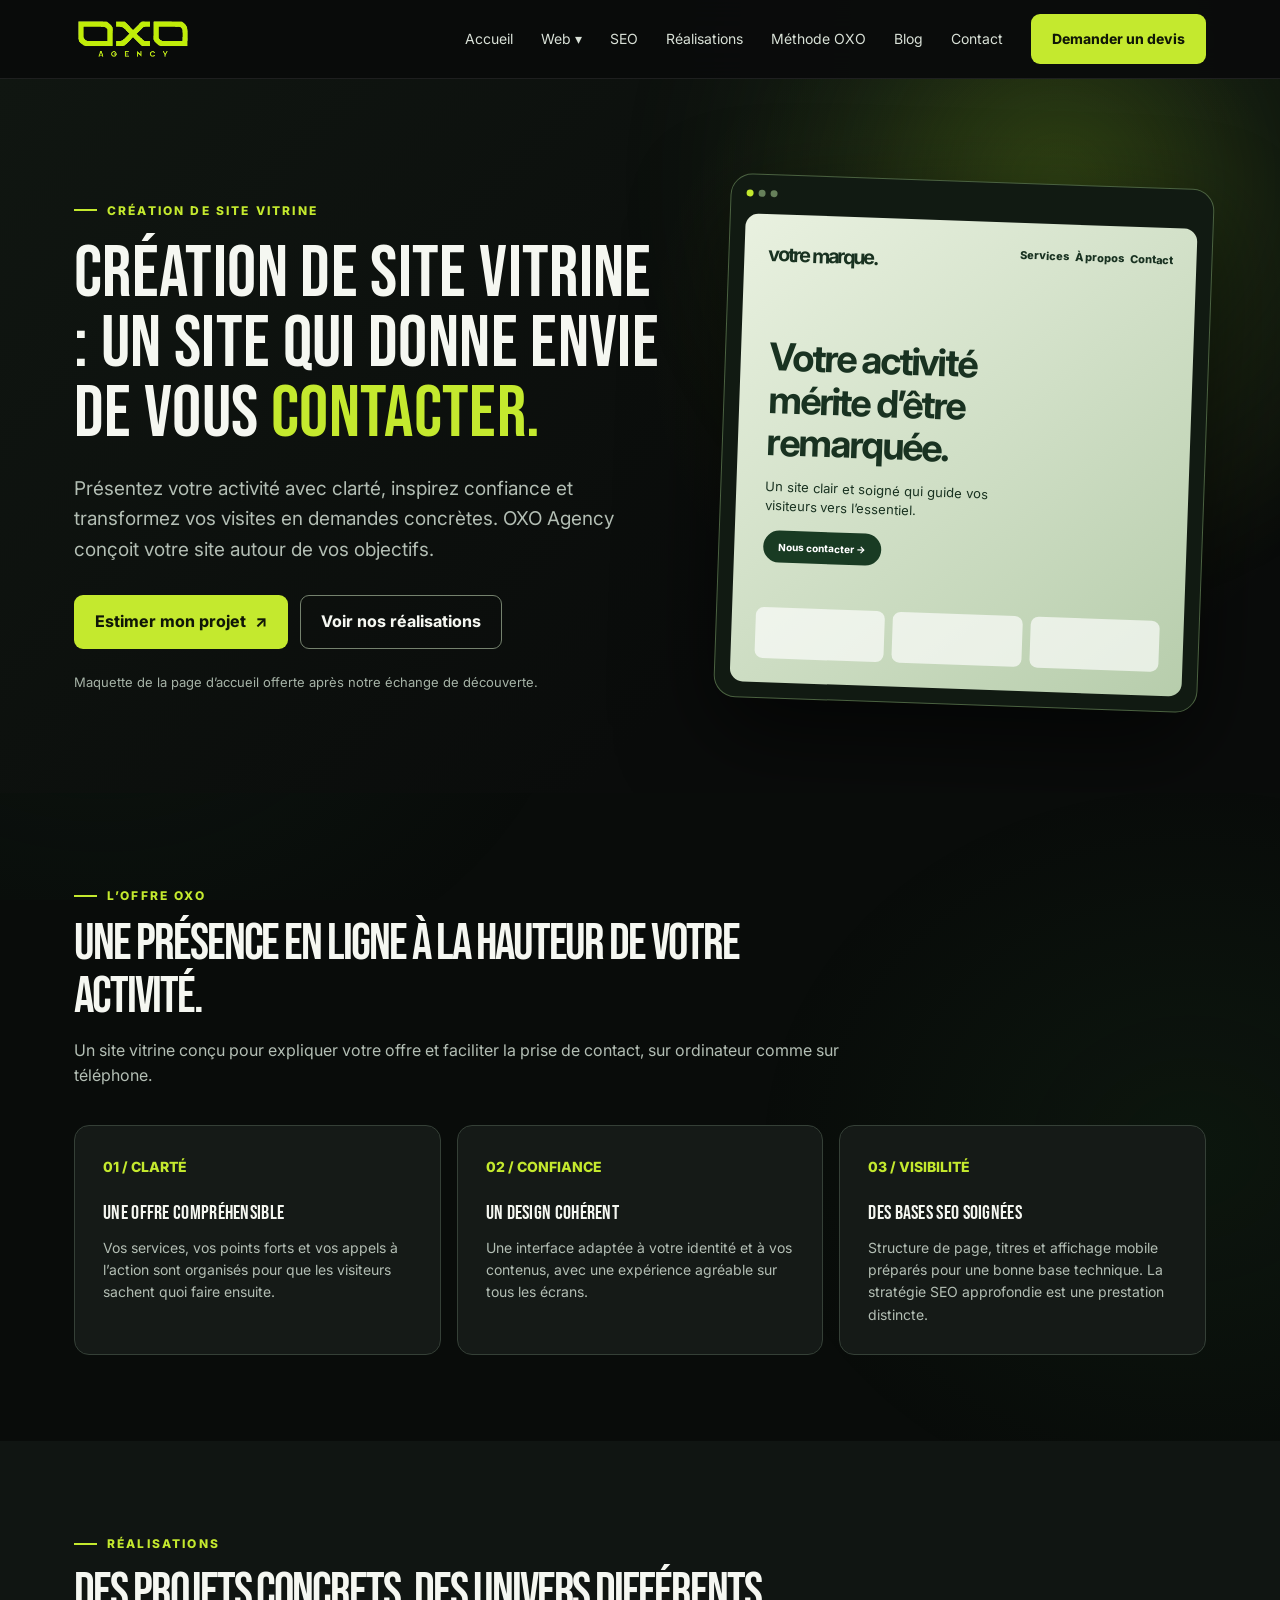
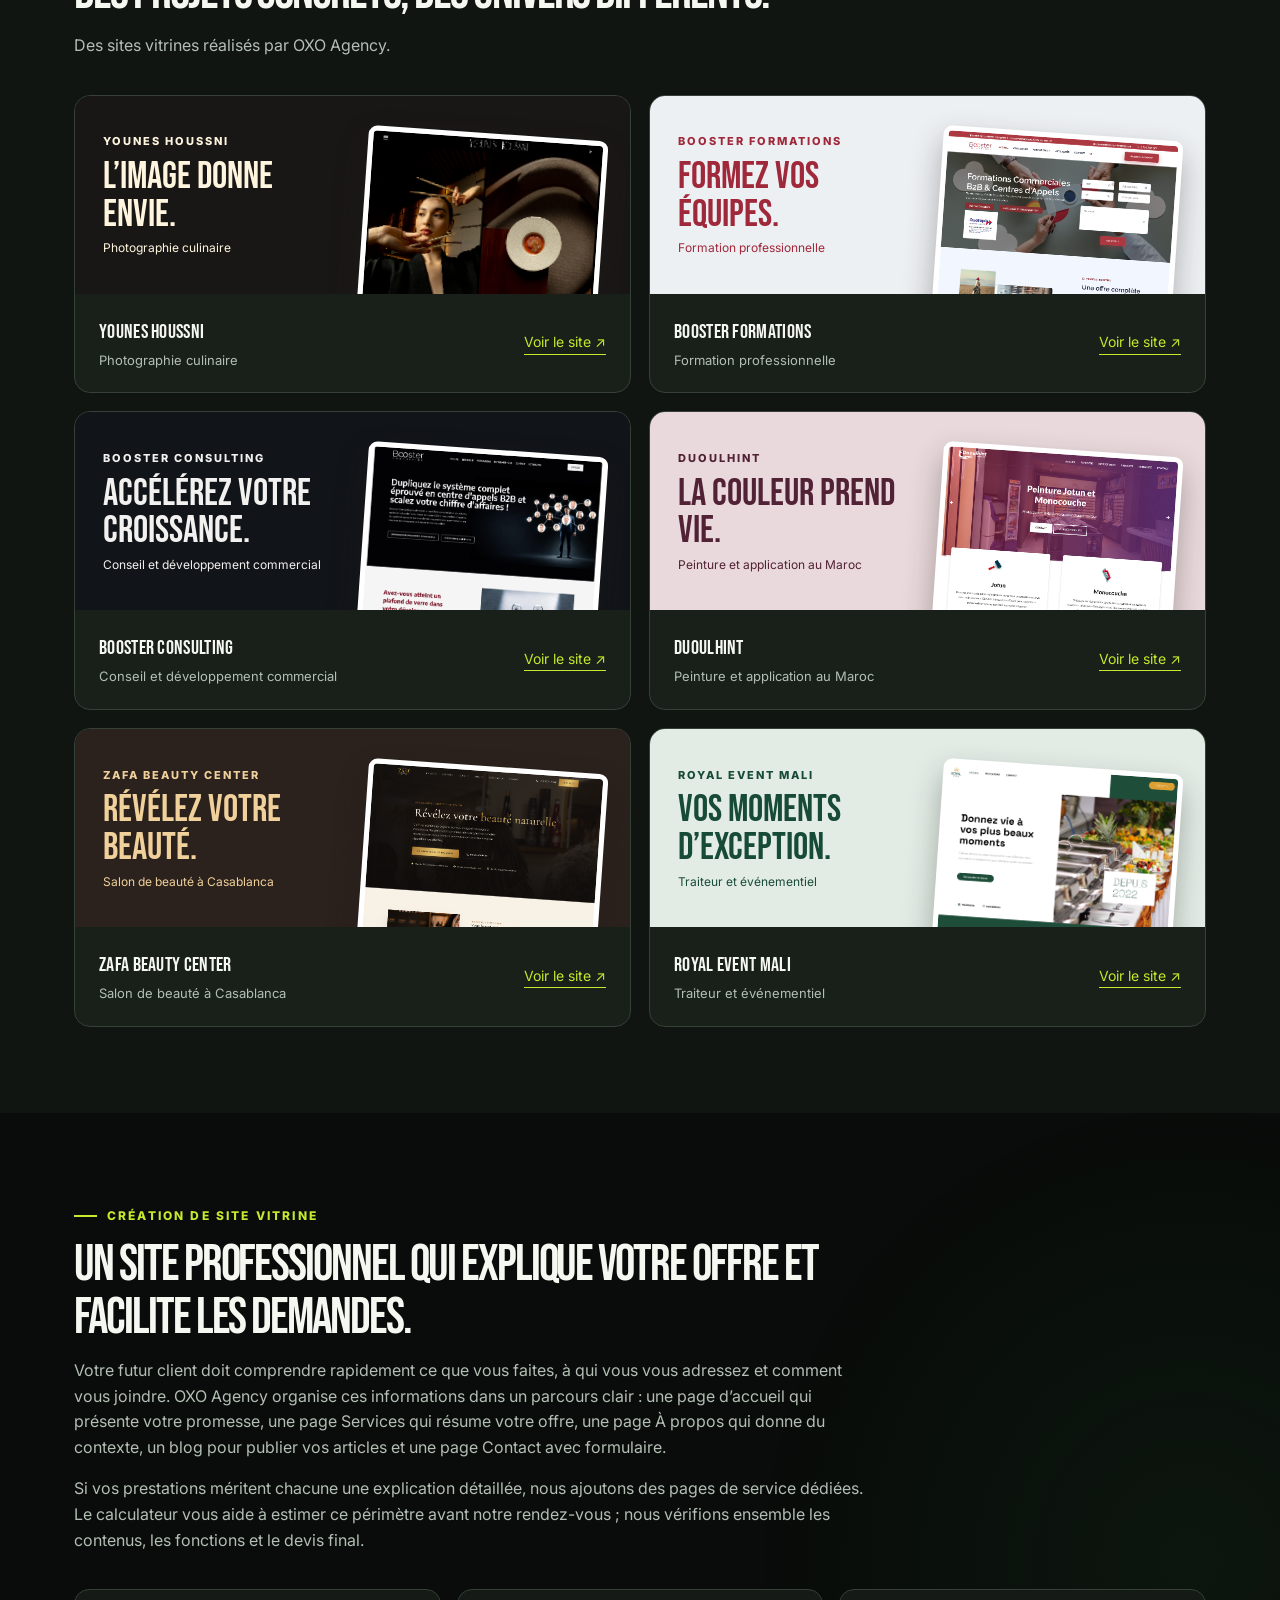
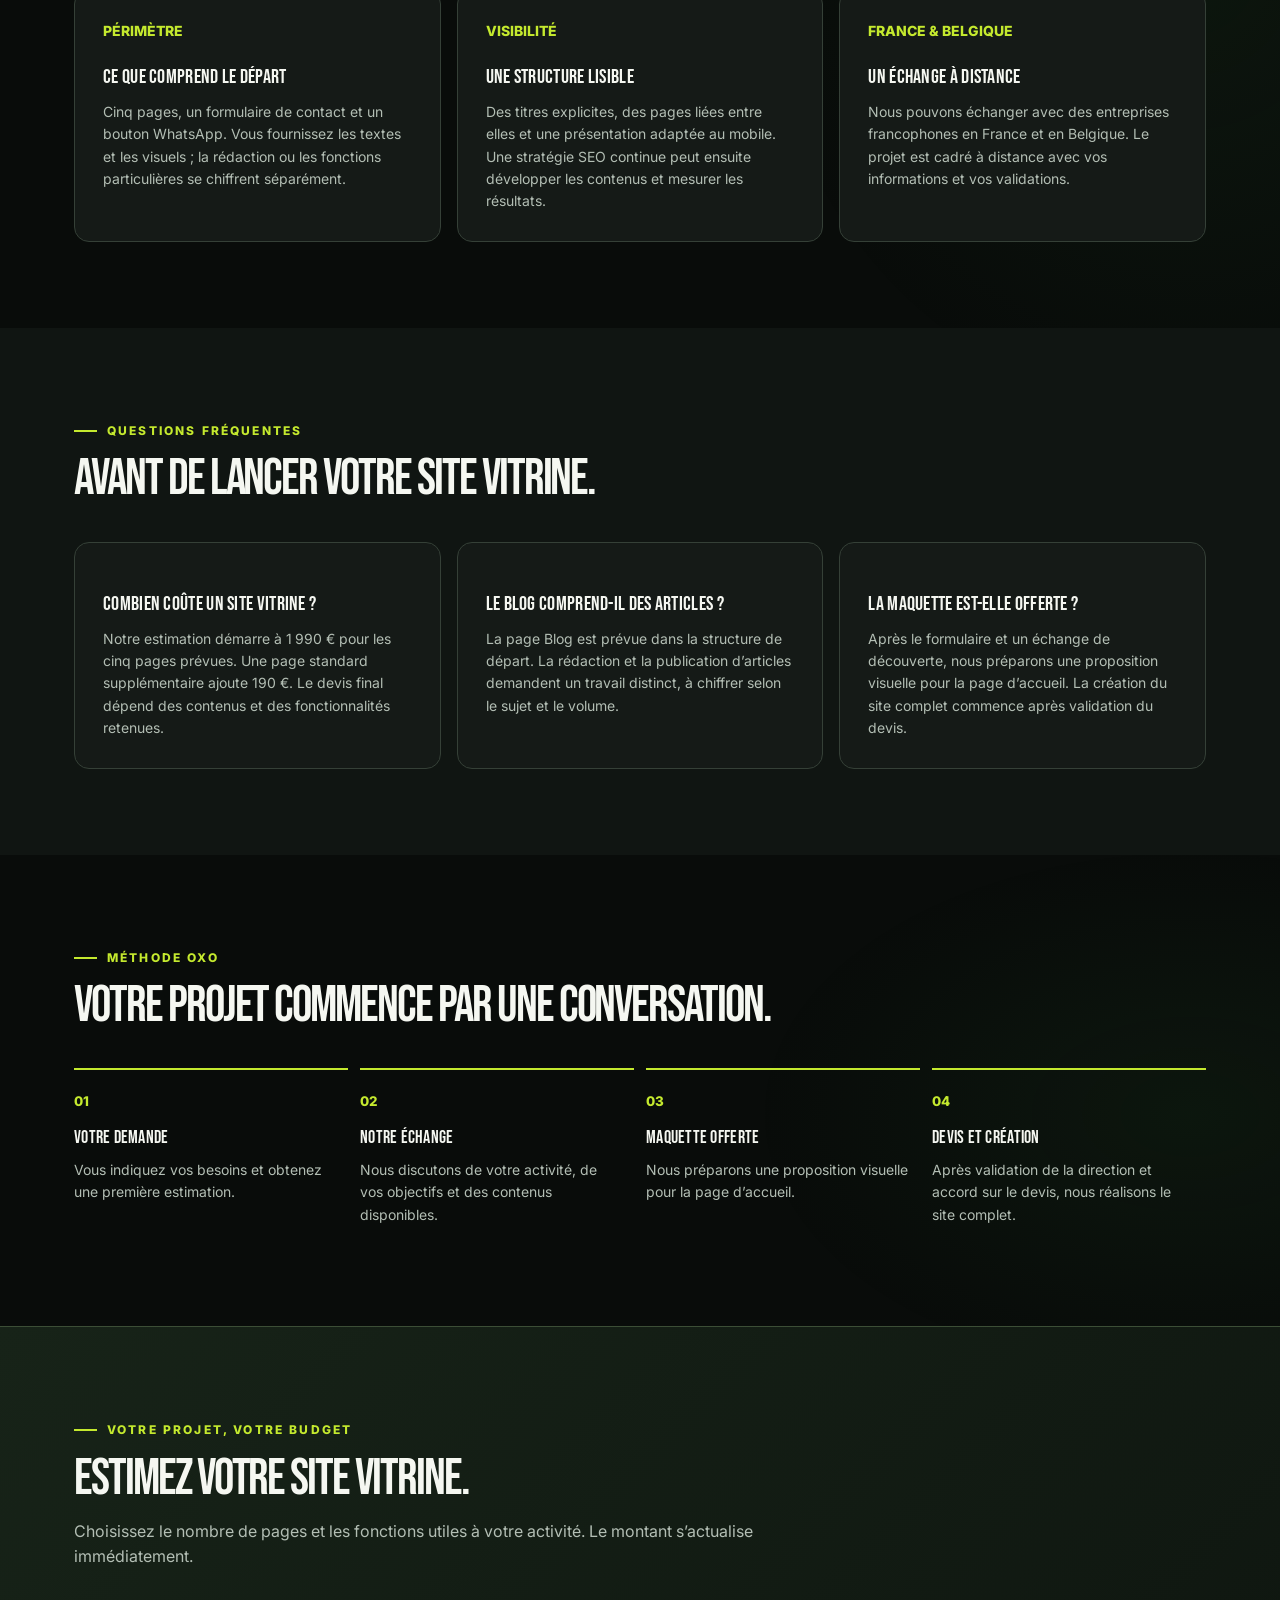
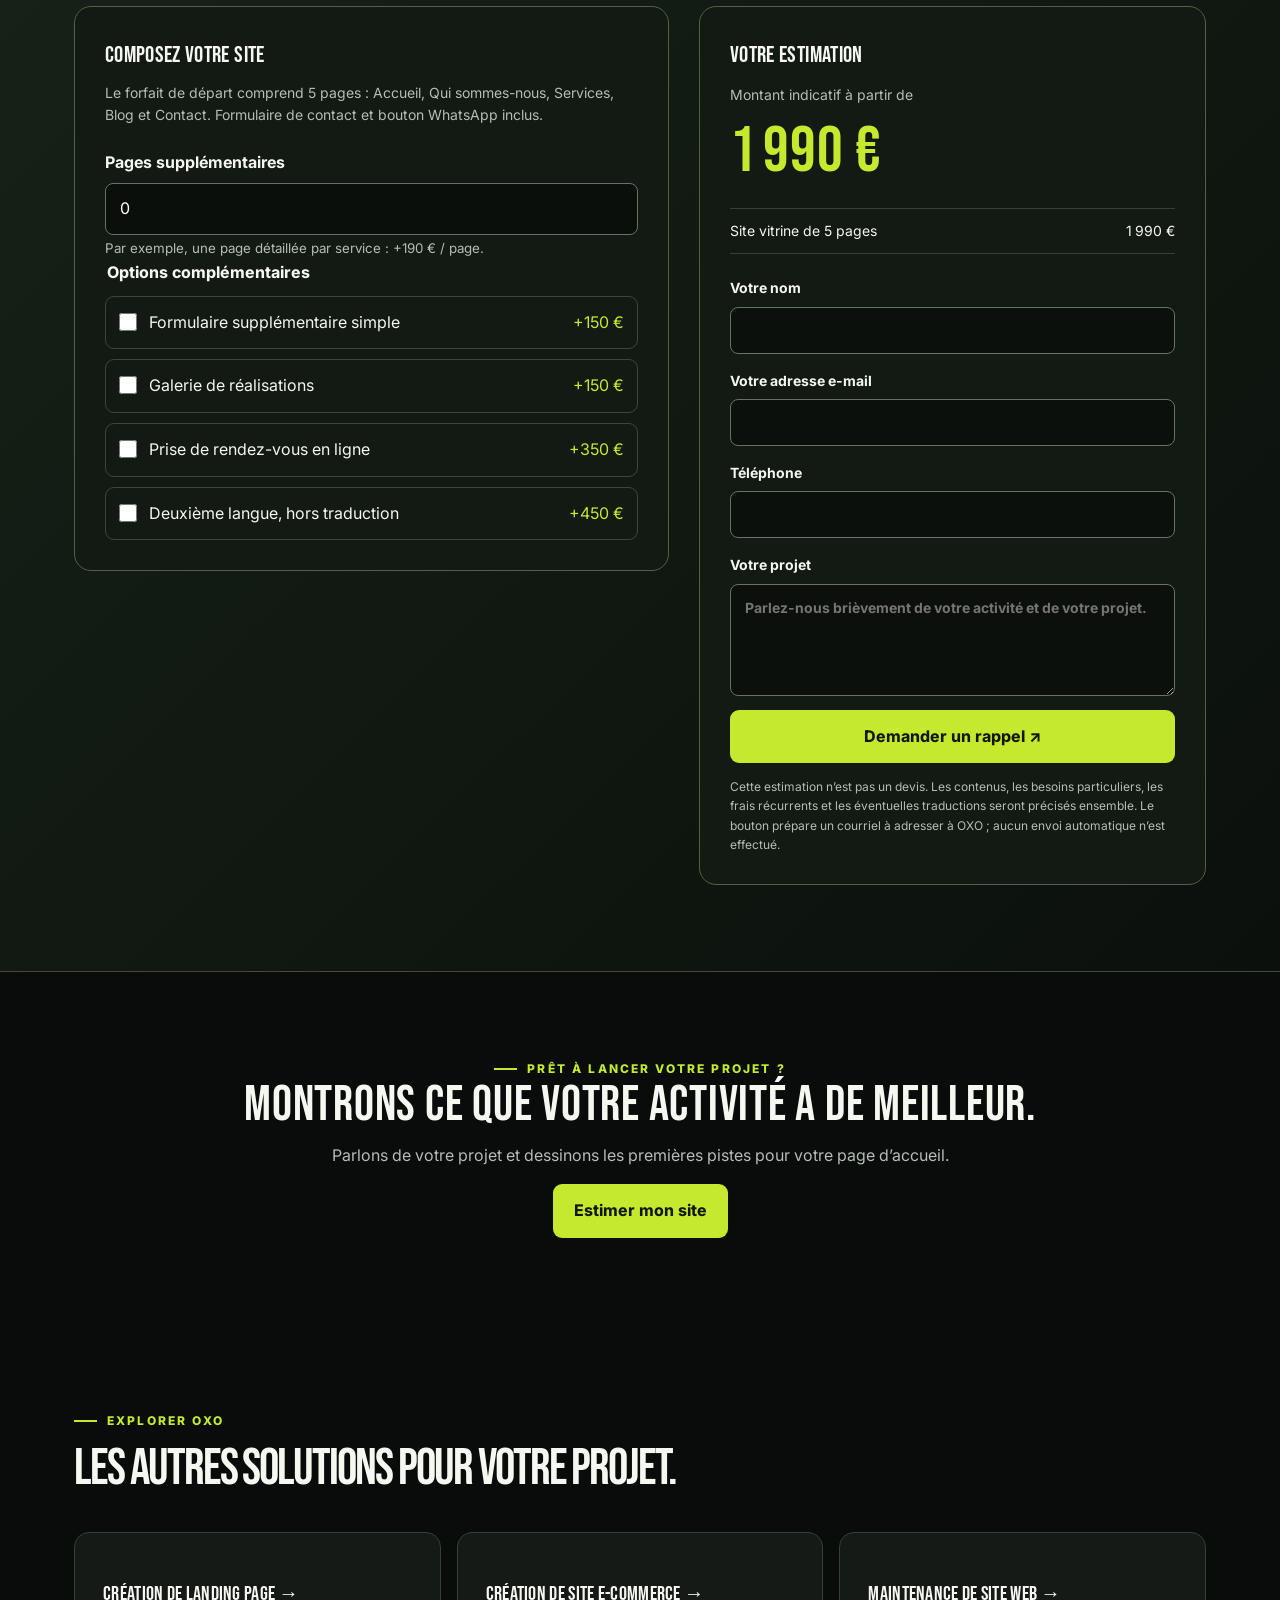
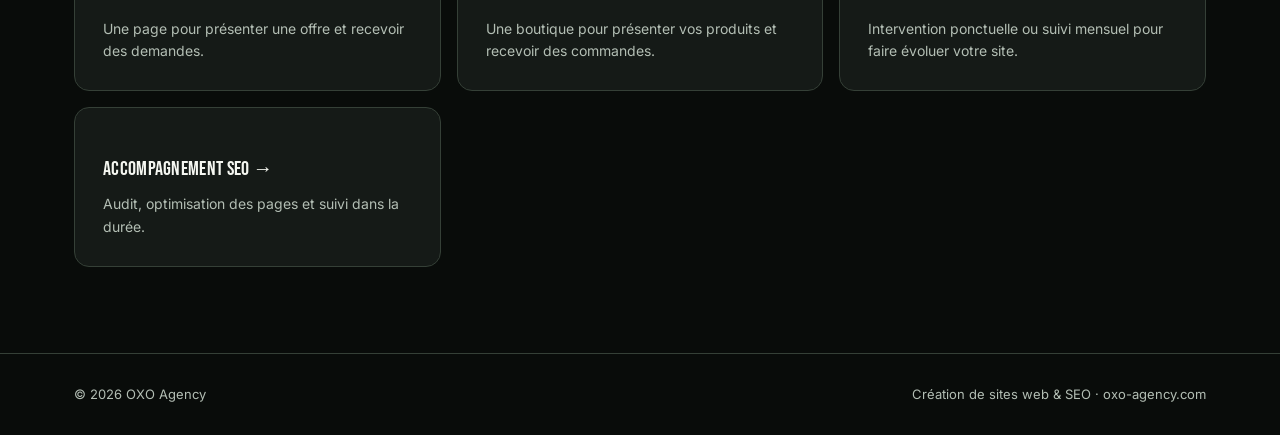
<file: site-vitrine.html>
<!doctype html><html lang="fr"><head><meta charset="utf-8"><meta name="viewport" content="width=device-width, initial-scale=1"><meta name="description" content="Création de site vitrine pour entreprises en France et en Belgique. Découvrez les réalisations OXO, une maquette offerte et une estimation dès 1 990 €."><title>Création de site vitrine pour entreprises | OXO Agency</title><link rel="stylesheet" href="oxo-site.css?v=portfolio-3"><link rel="preconnect" href="https://fonts.googleapis.com"><link rel="preconnect" href="https://fonts.gstatic.com" crossorigin><link href="https://fonts.googleapis.com/css2?family=Inter:wght@400;500;600;700;800&family=Manrope:wght@500;600;700;800&display=swap" rel="stylesheet"><style>.lead-form{display:grid;gap:14px}.lead-fields{display:grid;gap:12px}.lead-fields label{display:grid;gap:6px;font-size:13px;font-weight:700}.lead-fields input,.lead-fields textarea{width:100%;background:#0b100c;color:#fff;border:1px solid #657461;border-radius:8px;padding:10px 12px;font:inherit;resize:vertical}.lead-form .btn{width:100%}.trap{position:absolute;left:-9999px;top:auto;width:1px;height:1px;overflow:hidden}h1,h2,h3,h4,h5,h6{font-family:Manrope,Inter,ui-sans-serif,system-ui,sans-serif}</style><link rel="stylesheet" href="oxo-motion.css"></head><body data-page="vitrine"><a class="skip" href="#contenu">Aller au contenu</a><header><div class="wrap nav"><a class="logo" href="index.html" aria-label="OXO Agency, accueil"><img src="oxo-logo.png" alt="OXO Agency" width="118" height="43"></a><nav class="navlinks" aria-label="Navigation principale"><a href="index.html">Accueil</a><div class="site-menu"><button type="button" id="web-menu" aria-expanded="false" aria-controls="web-options">Web ▾</button><div class="site-menu-panel" id="web-options"><a href="site-landing.html">Landing page</a><a href="site-vitrine.html">Site vitrine</a><a href="site-ecommerce.html">Site e-commerce</a><a href="site-maintenance.html">Maintenance</a></div></div><a href="site-seo.html">SEO</a><a href="site-vitrine.html#realisations">Réalisations</a><a href="site-vitrine.html#methode">Méthode OXO</a><a href="site-blog.html">Blog</a><a href="site-contact.html">Contact</a><a class="btn btn-primary" href="#estimation">Demander un devis</a></nav><a class="btn btn-primary mobile-cta" href="#estimation">Devis</a></div></header><main id="contenu">
  <section class="hero"><div class="wrap hero-grid"><div><span class="eyebrow">Création de site vitrine</span><h1>Création de site vitrine : un site qui donne envie de vous <span>contacter.</span></h1><p class="lead">Présentez votre activité avec clarté, inspirez confiance et transformez vos visites en demandes concrètes. OXO Agency conçoit votre site autour de vos objectifs.</p><div class="actions"><a class="btn btn-primary" href="#estimation">Estimer mon projet <span aria-hidden="true">↗</span></a><a class="btn btn-outline" href="#realisations">Voir nos réalisations</a></div><p class="hero-note">Maquette de la page d’accueil offerte après notre échange de découverte.</p></div><div class="mock" aria-hidden="true"><div class="browser"><i></i><i></i><i></i></div><div class="mock-body"><div class="mock-nav"><b>votre marque.</b><span>Services &nbsp; À propos &nbsp; Contact</span></div><div class="mock-content"><strong>Votre activité mérite d’être remarquée.</strong><p>Un site clair et soigné qui guide vos visiteurs vers l’essentiel.</p><span class="mock-pill">Nous contacter →</span></div><div class="mock-cards"><i></i><i></i><i></i></div></div></div></div></section>
  <section class="section" id="avantages"><div class="wrap"><div class="section-head"><span class="eyebrow">L’offre OXO</span><h2>Une présence en ligne à la hauteur de votre activité.</h2><p>Un site vitrine conçu pour expliquer votre offre et faciliter la prise de contact, sur ordinateur comme sur téléphone.</p></div><div class="intro-grid"><article class="feature"><span class="num">01 / CLARTÉ</span><h3>Une offre compréhensible</h3><p>Vos services, vos points forts et vos appels à l’action sont organisés pour que les visiteurs sachent quoi faire ensuite.</p></article><article class="feature"><span class="num">02 / CONFIANCE</span><h3>Un design cohérent</h3><p>Une interface adaptée à votre identité et à vos contenus, avec une expérience agréable sur tous les écrans.</p></article><article class="feature"><span class="num">03 / VISIBILITÉ</span><h3>Des bases SEO soignées</h3><p>Structure de page, titres et affichage mobile préparés pour une bonne base technique. La stratégie SEO approfondie est une prestation distincte.</p></article></div></div></section>
  <section class="section projects" id="realisations"><div class="wrap"><div class="section-head"><span class="eyebrow">Réalisations</span><h2>Des projets concrets, des univers différents.</h2><p>Des sites vitrines réalisés par OXO Agency.</p></div><div class="project-grid"><article class="project"><div class="project-visual project-visual--preview" style="--cover-bg:#191716;--cover-ink:#f5f1e9"><div class="project-preview-copy"><span>YOUNES HOUSSNI</span><strong>L’image donne envie.</strong><small>Photographie culinaire</small></div><div class="project-preview-frame"><img src="oxo-younes-houssni.png" alt="Aperçu de la page d’accueil de Younes Houssni" loading="lazy"></div></div><div class="project-info"><div><h3>Younes Houssni</h3><p>Photographie culinaire</p></div><a href="https://younes-houssni.com/" target="_blank" rel="noopener noreferrer" aria-label="Voir Younes Houssni, nouvel onglet">Voir le site ↗</a></div></article><article class="project"><div class="project-visual project-visual--preview" style="--cover-bg:#edf0f3;--cover-ink:#9f283a"><div class="project-preview-copy"><span>BOOSTER FORMATIONS</span><strong>Formez vos équipes.</strong><small>Formation professionnelle</small></div><div class="project-preview-frame"><img src="oxo-booster-formations.png" alt="Aperçu de la page d’accueil de Booster Formations" loading="lazy"></div></div><div class="project-info"><div><h3>Booster Formations</h3><p>Formation professionnelle</p></div><a href="https://booster-formations.fr/" target="_blank" rel="noopener noreferrer" aria-label="Voir Booster Formations, nouvel onglet">Voir le site ↗</a></div></article><article class="project"><div class="project-visual project-visual--preview" style="--cover-bg:#111419;--cover-ink:#f2f1ef"><div class="project-preview-copy"><span>BOOSTER CONSULTING</span><strong>Accélérez votre croissance.</strong><small>Conseil et développement commercial</small></div><div class="project-preview-frame"><img src="oxo-booster-consulting.png" alt="Aperçu de la page d’accueil de Booster Consulting" loading="lazy"></div></div><div class="project-info"><div><h3>Booster Consulting</h3><p>Conseil et développement commercial</p></div><a href="https://booster-consulting.fr/" target="_blank" rel="noopener noreferrer" aria-label="Voir Booster Consulting, nouvel onglet">Voir le site ↗</a></div></article><article class="project"><div class="project-visual project-visual--preview" style="--cover-bg:#e9d9dc;--cover-ink:#512235"><div class="project-preview-copy"><span>DUOULHINT</span><strong>La couleur prend vie.</strong><small>Peinture et application au Maroc</small></div><div class="project-preview-frame"><img src="oxo-duoulhint.png" alt="Aperçu de la page d’accueil de DUOULHINT" loading="lazy"></div></div><div class="project-info"><div><h3>DUOULHINT</h3><p>Peinture et application au Maroc</p></div><a href="https://duoulhint.ma/" target="_blank" rel="noopener noreferrer" aria-label="Voir DUOULHINT, nouvel onglet">Voir le site ↗</a></div></article><article class="project"><div class="project-visual project-visual--preview" style="--cover-bg:#2b211d;--cover-ink:#f1d19b"><div class="project-preview-copy"><span>ZAFA BEAUTY CENTER</span><strong>Révélez votre beauté.</strong><small>Salon de beauté à Casablanca</small></div><div class="project-preview-frame"><img src="oxo-zafa.png" alt="Aperçu de la page d’accueil de Zafa Beauty Center" loading="lazy"></div></div><div class="project-info"><div><h3>Zafa Beauty Center</h3><p>Salon de beauté à Casablanca</p></div><a href="https://zafa.ma/" target="_blank" rel="noopener noreferrer" aria-label="Voir Zafa Beauty Center, nouvel onglet">Voir le site ↗</a></div></article><article class="project"><div class="project-visual project-visual--preview" style="--cover-bg:#e2ece5;--cover-ink:#184b37"><div class="project-preview-copy"><span>ROYAL EVENT MALI</span><strong>Vos moments d’exception.</strong><small>Traiteur et événementiel</small></div><div class="project-preview-frame"><img src="oxo-royaleventmali.png" alt="Aperçu de la page d’accueil de Royal Event Mali" loading="lazy"></div></div><div class="project-info"><div><h3>Royal Event Mali</h3><p>Traiteur et événementiel</p></div><a href="https://royaleventmali.com/" target="_blank" rel="noopener noreferrer" aria-label="Voir Royal Event Mali, nouvel onglet">Voir le site ↗</a></div></article></div></div></section>
  <section class="section" id="details"><div class="wrap"><div class="section-head"><span class="eyebrow">Création de site vitrine</span><h2>Un site professionnel qui explique votre offre et facilite les demandes.</h2><p>Votre futur client doit comprendre rapidement ce que vous faites, à qui vous vous adressez et comment vous joindre. OXO Agency organise ces informations dans un parcours clair : une page d’accueil qui présente votre promesse, une page Services qui résume votre offre, une page À propos qui donne du contexte, un blog pour publier vos articles et une page Contact avec formulaire.</p><p>Si vos prestations méritent chacune une explication détaillée, nous ajoutons des pages de service dédiées. Le calculateur vous aide à estimer ce périmètre avant notre rendez-vous ; nous vérifions ensemble les contenus, les fonctions et le devis final.</p></div><div class="intro-grid"><article class="feature"><span class="num">PÉRIMÈTRE</span><h3>Ce que comprend le départ</h3><p>Cinq pages, un formulaire de contact et un bouton WhatsApp. Vous fournissez les textes et les visuels ; la rédaction ou les fonctions particulières se chiffrent séparément.</p></article><article class="feature"><span class="num">VISIBILITÉ</span><h3>Une structure lisible</h3><p>Des titres explicites, des pages liées entre elles et une présentation adaptée au mobile. Une stratégie SEO continue peut ensuite développer les contenus et mesurer les résultats.</p></article><article class="feature"><span class="num">FRANCE & BELGIQUE</span><h3>Un échange à distance</h3><p>Nous pouvons échanger avec des entreprises francophones en France et en Belgique. Le projet est cadré à distance avec vos informations et vos validations.</p></article></div></div></section>
<section class="section projects" id="questions"><div class="wrap"><div class="section-head"><span class="eyebrow">Questions fréquentes</span><h2>Avant de lancer votre site vitrine.</h2></div><div class="intro-grid"><article class="feature"><h3>Combien coûte un site vitrine ?</h3><p>Notre estimation démarre à 1 990 € pour les cinq pages prévues. Une page standard supplémentaire ajoute 190 €. Le devis final dépend des contenus et des fonctionnalités retenues.</p></article><article class="feature"><h3>Le blog comprend-il des articles ?</h3><p>La page Blog est prévue dans la structure de départ. La rédaction et la publication d’articles demandent un travail distinct, à chiffrer selon le sujet et le volume.</p></article><article class="feature"><h3>La maquette est-elle offerte ?</h3><p>Après le formulaire et un échange de découverte, nous préparons une proposition visuelle pour la page d’accueil. La création du site complet commence après validation du devis.</p></article></div></div></section><section class="section" id="methode"><div class="wrap"><div class="section-head"><span class="eyebrow">Méthode OXO</span><h2>Votre projet commence par une conversation.</h2></div><div class="steps"><div class="step"><small>01</small><h3>Votre demande</h3><p>Vous indiquez vos besoins et obtenez une première estimation.</p></div><div class="step"><small>02</small><h3>Notre échange</h3><p>Nous discutons de votre activité, de vos objectifs et des contenus disponibles.</p></div><div class="step"><small>03</small><h3>Maquette offerte</h3><p>Nous préparons une proposition visuelle pour la page d’accueil.</p></div><div class="step"><small>04</small><h3>Devis et création</h3><p>Après validation de la direction et accord sur le devis, nous réalisons le site complet.</p></div></div></div></section>
  <section class="section pricing" id="estimation"><div class="wrap"><div class="section-head"><span class="eyebrow">Votre projet, votre budget</span><h2>Estimez votre site vitrine.</h2><p>Choisissez le nombre de pages et les fonctions utiles à votre activité. Le montant s’actualise immédiatement.</p></div><div class="calc"><form class="form-panel" id="calculator"><h3>Composez votre site</h3><p class="included">Le forfait de départ comprend 5 pages : Accueil, Qui sommes-nous, Services, Blog et Contact. Formulaire de contact et bouton WhatsApp inclus.</p><div class="field"><label for="pages">Pages supplémentaires</label><input id="pages" name="pages" type="number" min="0" max="100" step="1" value="0" inputmode="numeric"><small>Par exemple, une page détaillée par service : +190 € / page.</small></div><fieldset><legend>Options complémentaires</legend><div class="checks"><label class="check"><input type="checkbox" name="extra-form" data-price="150" data-label="Formulaire supplémentaire simple"><span>Formulaire supplémentaire simple</span><em>+150 €</em></label><label class="check"><input type="checkbox" name="gallery" data-price="150" data-label="Galerie de réalisations"><span>Galerie de réalisations</span><em>+150 €</em></label><label class="check"><input type="checkbox" name="booking" data-price="350" data-label="Prise de rendez-vous en ligne"><span>Prise de rendez-vous en ligne</span><em>+350 €</em></label><label class="check"><input type="checkbox" name="language" data-price="450" data-label="Deuxième langue, hors traduction"><span>Deuxième langue, hors traduction</span><em>+450 €</em></label></div></fieldset></form><aside class="summary" aria-label="Estimation de votre projet"><h3>Votre estimation</h3><span class="label">Montant indicatif à partir de</span><div class="price" id="total" aria-live="polite">1 990 €</div><ul class="breakdown" id="breakdown"><li><span>Site vitrine de 5 pages</span><span>1 990 €</span></li></ul><form class="lead-form" action="devis.php" method="post">
<input type="hidden" name="type_projet" value="Site vitrine">
<input type="hidden" name="estimation" id="estimate-field" value="">
<input type="hidden" name="detail" id="detail-field" value="">
<div class="trap" aria-hidden="true"><label>Ne pas remplir <input type="text" name="website" tabindex="-1" autocomplete="off"></label></div>
<div class="lead-fields"><label>Votre nom <input name="nom" required maxlength="100" autocomplete="name"></label><label>Votre adresse e-mail <input name="email" type="email" required maxlength="160" autocomplete="email"></label><label>Téléphone <input name="telephone" type="tel" required maxlength="40" autocomplete="tel"></label><label>Votre projet <textarea name="message" rows="3" maxlength="2000" placeholder="Parlez-nous brièvement de votre activité et de votre projet."></textarea></label></div>
<button class="btn btn-primary" type="submit">Demander un rappel ↗</button>
</form><p>Cette estimation n’est pas un devis. Les contenus, les besoins particuliers, les frais récurrents et les éventuelles traductions seront précisés ensemble. Le bouton prépare un courriel à adresser à OXO ; aucun envoi automatique n’est effectué.</p></aside></div></div></section>
  <section class="cta"><div class="wrap"><span class="eyebrow">Prêt à lancer votre projet ?</span><h2>Montrons ce que votre activité a de meilleur.</h2><p>Parlons de votre projet et dessinons les premières pistes pour votre page d’accueil.</p><a class="btn btn-primary" href="#estimation">Estimer mon site</a></div></section>
<section class="section" id="autres-services"><div class="wrap"><div class="section-head"><span class="eyebrow">Explorer OXO</span><h2>Les autres solutions pour votre projet.</h2></div><div class="intro-grid"><article class="feature"><h3><a href="site-landing.html">Création de landing page →</a></h3><p>Une page pour présenter une offre et recevoir des demandes.</p></article><article class="feature"><h3><a href="site-ecommerce.html">Création de site e-commerce →</a></h3><p>Une boutique pour présenter vos produits et recevoir des commandes.</p></article><article class="feature"><h3><a href="site-maintenance.html">Maintenance de site web →</a></h3><p>Intervention ponctuelle ou suivi mensuel pour faire évoluer votre site.</p></article><article class="feature"><h3><a href="site-seo.html">Accompagnement SEO →</a></h3><p>Audit, optimisation des pages et suivi dans la durée.</p></article></div></div></section></main><footer class="foot"><div class="wrap"><span>© 2026 OXO Agency</span><span>Création de sites web & SEO · <a href="https://oxo-agency.com/">oxo-agency.com</a></span></div></footer><script>(()=>{const menu=document.querySelector('.site-menu'),button=document.getElementById('web-menu');if(!menu||!button)return;button.addEventListener('click',()=>{const open=menu.classList.toggle('open');button.setAttribute('aria-expanded',String(open))});document.addEventListener('click',event=>{if(!menu.contains(event.target)){menu.classList.remove('open');button.setAttribute('aria-expanded','false')}})})();</script><script>
(()=>{const form=document.getElementById('calculator'),pages=document.getElementById('pages'),total=document.getElementById('total'),breakdown=document.getElementById('breakdown');const euro=n=>new Intl.NumberFormat('fr-FR',{style:'currency',currency:'EUR',maximumFractionDigits:0}).format(n);function update(){let count=Math.max(0,Math.min(100,parseInt(pages.value,10)||0));let amount=1990+count*190;let lines=[['Site vitrine de 5 pages',1990]];if(count)lines.push([count+' page'+(count>1?'s':'')+' supplémentaire'+(count>1?'s':''),count*190]);for(const input of form.querySelectorAll('input[type=checkbox]:checked')){let value=Number(input.dataset.price);amount+=value;lines.push([input.dataset.label,value])}total.textContent=euro(amount);breakdown.replaceChildren(...lines.map(([label,price])=>{const li=document.createElement('li'),name=document.createElement('span'),val=document.createElement('span');name.textContent=label;val.textContent=euro(price);li.append(name,val);return li}));document.getElementById('estimate-field').value=euro(amount);document.getElementById('detail-field').value=lines.map(([label,price])=>label+' : '+euro(price)).join('\n')}form.addEventListener('input',update);form.addEventListener('change',update);update()})();
</script><script src="oxo-motion.js" defer></script></body></html>
</file>
<file: oxo-site.css>
:root{--bg:#0a0c0b;--panel:#151a17;--panel2:#1e251f;--line:#354037;--ink:#f5f7f1;--muted:#b3beb4;--lime:#c4e92e;--dark:#101707;--max:1180px}
    *{box-sizing:border-box}html{scroll-behavior:smooth}body{margin:0;background:var(--bg);color:var(--ink);font:16px/1.6 Inter,ui-sans-serif,system-ui,-apple-system,"Segoe UI",sans-serif}a{color:inherit;text-decoration:none}button,input{font:inherit}button{cursor:pointer}img{max-width:100%}.wrap{max-width:var(--max);padding:0 24px;margin:auto}.skip{position:absolute;left:-999px;top:10px;background:var(--lime);color:#111;padding:10px;z-index:30}.skip:focus{left:10px}header{position:sticky;top:0;z-index:20;background:#0a0c0be8;backdrop-filter:blur(16px);border-bottom:1px solid #ffffff16}.nav{min-height:78px;display:flex;align-items:center;justify-content:space-between;gap:24px}.logo{display:flex;align-items:center;gap:12px}.logo img{display:block;width:118px;height:auto}.navlinks{display:flex;align-items:center;gap:28px;font-size:14px;color:#d9e1d7}.navlinks a:hover,.foot a:hover{color:var(--lime)}.btn{display:inline-flex;justify-content:center;align-items:center;gap:9px;padding:13px 20px;border-radius:9px;font-weight:750;transition:transform .2s,background .2s;border:1px solid transparent}.btn:hover{transform:translateY(-2px)}.btn-primary{background:var(--lime);color:var(--dark)}.btn-primary:hover{background:#d6f45b}.btn-outline{border-color:#75826e;color:var(--ink)}.btn-outline:hover{border-color:var(--lime)}.mobile-cta{display:none}.hero{padding:102px 0 88px;position:relative;overflow:hidden;background:radial-gradient(circle at 78% 37%,#9dbd2223,transparent 32%),linear-gradient(135deg,#101611,#0a0c0b 65%)}.hero-grid{display:grid;grid-template-columns:1.1fr .9fr;align-items:center;gap:56px}.eyebrow{display:inline-flex;align-items:center;gap:10px;color:var(--lime);text-transform:uppercase;letter-spacing:.18em;font-size:12px;font-weight:800}.eyebrow:before{content:"";width:23px;height:2px;background:currentColor}h1,h2,h3,p{margin-top:0}h1{font-size:clamp(44px,5.7vw,82px);line-height:1.06;letter-spacing:-.055em;margin:19px 0 25px;max-width:750px}h1 span,.accent{color:var(--lime)}.lead{font-size:19px;color:var(--muted);max-width:625px;margin-bottom:30px}.actions{display:flex;flex-wrap:wrap;gap:12px}.hero-note{font-size:13px;color:#a6b3a7;margin:23px 0 0}.mock{border:1px solid #4b6241;border-radius:22px;background:#111a12;padding:15px;box-shadow:0 35px 90px #0009;transform:rotate(2deg)}.browser{height:24px;display:flex;align-items:flex-start;gap:5px}.browser i{width:7px;height:7px;border-radius:100%;background:#66805a}.browser i:first-child{background:var(--lime)}.mock-body{border-radius:13px;background:linear-gradient(140deg,#e9f1e0,#b7cdac);padding:24px;color:#193221;min-height:390px}.mock-nav{display:flex;justify-content:space-between;font-size:11px;font-weight:800}.mock-nav b{font-size:20px;letter-spacing:-.1em}.mock-content{padding:65px 5px 45px}.mock-content strong{font-size:38px;line-height:1.12;letter-spacing:-.05em;display:block;max-width:290px}.mock-content p{font-size:13px;max-width:270px;line-height:1.5;margin:14px 0}.mock-pill{display:inline-block;background:#193b23;color:white;border-radius:30px;padding:8px 15px;font-size:10px;font-weight:750}.mock-cards{display:grid;grid-template-columns:repeat(3,1fr);gap:8px}.mock-cards i{height:51px;border-radius:8px;background:#ffffffa9}.section{padding:86px 0}.section-head{max-width:790px;margin-bottom:36px}.section h2{font-size:clamp(32px,4vw,54px);line-height:1.12;letter-spacing:-.04em;margin:12px 0 14px}.section-head p,.muted{color:var(--muted)}.intro-grid{display:grid;grid-template-columns:repeat(3,1fr);gap:16px}.feature{padding:28px;border:1px solid var(--line);border-radius:15px;background:var(--panel)}.feature .num{color:var(--lime);font-size:14px;font-weight:800}.feature h3{font-size:20px;margin:17px 0 8px}.feature p{font-size:14px;color:var(--muted);margin:0}.projects{background:#101512}.project-grid{display:grid;grid-template-columns:repeat(2,1fr);gap:18px}.project{border:1px solid var(--line);border-radius:16px;overflow:hidden;background:#182019;display:flex;flex-direction:column}.project-visual{height:198px;display:grid;place-items:center;position:relative;overflow:hidden}.project-visual:after{content:"";position:absolute;width:280px;height:280px;border:1px solid #ffffff34;border-radius:50%;right:-90px;bottom:-150px}.project-visual b{font-size:clamp(26px,3vw,42px);letter-spacing:-.04em;position:relative;z-index:1}.project:nth-child(1) .project-visual{background:linear-gradient(120deg,#493827,#bd9a63);color:#fff5de}.project:nth-child(2) .project-visual{background:linear-gradient(120deg,#272d50,#626eaf)}.project:nth-child(3) .project-visual{background:linear-gradient(120deg,#17191f,#636874)}.project:nth-child(4) .project-visual{background:linear-gradient(120deg,#133426,#6c9460)}.project-info{padding:22px 24px;display:flex;align-items:center;justify-content:space-between;gap:15px}.project-info h3{font-size:20px;margin:0}.project-info p{font-size:13px;color:var(--muted);margin:2px 0 0}.project-info a{border-bottom:1px solid var(--lime);color:var(--lime);font-size:14px;white-space:nowrap}.steps{display:grid;grid-template-columns:repeat(4,1fr);gap:12px}.step{border-top:2px solid var(--lime);padding:18px 12px 0 0}.step small{color:var(--lime);font-weight:800}.step h3{font-size:18px;margin:10px 0 6px}.step p{color:var(--muted);font-size:14px}.pricing{background:linear-gradient(135deg,#172318,#0b100c);border-top:1px solid #3c4e36;border-bottom:1px solid #3c4e36}.calc{display:grid;grid-template-columns:1.08fr .92fr;gap:30px;align-items:start}.form-panel,.summary{background:#121a13;border:1px solid #506146;border-radius:17px;padding:30px}.form-panel h3,.summary h3{font-size:23px;margin:0 0 8px}.form-panel fieldset{border:0;margin:0;padding:0}.form-panel legend{font-weight:750;margin:25px 0 10px}.included{font-size:14px;color:var(--muted);margin:0}.field{margin-top:23px}.field label{display:block;font-weight:700;margin-bottom:8px}.field input[type=number]{width:100%;padding:12px 14px;background:#0a0f0b;color:white;border:1px solid #657461;border-radius:8px}.field small{color:var(--muted)}.checks{display:grid;gap:10px}.check{display:flex;gap:12px;align-items:flex-start;padding:13px;border:1px solid #39483a;border-radius:9px;cursor:pointer}.check:hover{border-color:var(--lime)}.check input{accent-color:var(--lime);width:18px;height:18px;margin:3px 0 0;flex:none}.check span{flex:1}.check em{font-style:normal;color:var(--lime);white-space:nowrap}.summary{position:sticky;top:104px}.summary .label{color:var(--muted);font-size:14px}.price{color:var(--lime);font-size:clamp(42px,5vw,64px);font-weight:850;line-height:1.1;letter-spacing:-.055em;margin:10px 0 20px}.breakdown{list-style:none;padding:0;margin:0 0 23px;border-top:1px solid var(--line)}.breakdown li{display:flex;justify-content:space-between;gap:12px;border-bottom:1px solid var(--line);padding:11px 0;font-size:14px}.breakdown li span:last-child{white-space:nowrap}.summary .btn{width:100%}.summary p{font-size:12px;color:var(--muted);margin:14px 0 0}.cta{padding:80px 0;text-align:center}.cta h2{font-size:clamp(32px,4vw,50px);margin-bottom:12px}.cta p{color:var(--muted)}.foot{border-top:1px solid var(--line);padding:30px 0;color:var(--muted);font-size:13px}.foot .wrap{display:flex;justify-content:space-between;gap:20px;flex-wrap:wrap}a:focus-visible,button:focus-visible,input:focus-visible{outline:3px solid var(--lime);outline-offset:3px}@media(max-width:850px){.hero-grid,.calc{grid-template-columns:1fr}.mock{max-width:520px}.steps{grid-template-columns:repeat(2,1fr)}.summary{position:static}.navlinks{gap:15px}.navlinks .hide-small{display:none}}@media(max-width:600px){.wrap{padding:0 18px}.nav{min-height:68px}.navlinks{display:none}.mobile-cta{display:inline-flex;padding:9px 12px;font-size:13px}.hero{padding:70px 0}.hero-grid{gap:35px}.mock-body{min-height:300px}.mock-content{padding:30px 5px}.intro-grid,.project-grid,.steps{grid-template-columns:1fr}.section{padding:65px 0}.form-panel,.summary{padding:20px}.project-visual{height:155px}}@media(prefers-reduced-motion:reduce){html{scroll-behavior:auto}.btn{transition:none}}
  
.site-menu{position:relative}.site-menu>button{background:none;border:0;color:#d9e1d7;padding:10px 0}.site-menu>button:hover{color:var(--lime)}.site-menu-panel{display:none;position:absolute;top:100%;left:-14px;min-width:235px;padding:8px;background:#1b241d;border:1px solid var(--line);border-radius:10px;box-shadow:0 15px 35px #0008}.site-menu:hover .site-menu-panel,.site-menu:focus-within .site-menu-panel,.site-menu.open .site-menu-panel{display:grid}.site-menu-panel a{padding:9px 12px;border-radius:6px}.site-menu-panel a:hover{background:#2b3a2d}.nav-disabled{opacity:.55;cursor:default}.product-cols{display:grid;grid-template-columns:repeat(2,1fr);gap:14px}.estimate-note{font-size:13px;color:var(--muted)}@media(max-width:600px){.product-cols{grid-template-columns:1fr}}

h1,h2,h3,h4,h5,h6{font-family:Manrope,Inter,ui-sans-serif,system-ui,sans-serif}

.contact-grid{display:grid;grid-template-columns:0.9fr 1.1fr;gap:64px;align-items:start}.contact-grid h2{font-size:clamp(32px,4vw,54px);line-height:1.12;letter-spacing:-.04em;margin:15px 0}.contact-card,.contact-form{background:var(--panel);border:1px solid var(--line);border-radius:16px;padding:30px}.contact-card{margin-top:32px}.contact-card p{color:var(--muted)}.contact-links{display:flex;gap:10px 18px;flex-wrap:wrap}.contact-links a{color:var(--lime);text-decoration:underline;text-underline-offset:3px}.contact-form{display:grid;gap:18px}.contact-form label{display:grid;gap:7px;font-weight:700;font-size:14px}.contact-form input,.contact-form textarea,.contact-form select{font:inherit;width:100%;background:#0b100c;color:var(--ink);border:1px solid #657461;border-radius:8px;padding:12px;resize:vertical}.contact-form .btn{width:100%}.contact-form p{font-size:13px;margin:0}.navlinks a[aria-current=page]{color:var(--lime)}@media(max-width:850px){.contact-grid{grid-template-columns:1fr;gap:30px}}@media(max-width:600px){.contact-card,.contact-form{padding:20px}}

.blog-topics{display:flex;flex-wrap:wrap;gap:10px;margin:0 0 30px}.blog-topics span{padding:8px 14px;border:1px solid var(--line);border-radius:30px;color:var(--muted);font-size:13px}.blog-grid{display:grid;grid-template-columns:repeat(auto-fit,minmax(260px,1fr));gap:20px}.blog-card,.blog-next{background:var(--panel);border:1px solid var(--line);border-radius:16px;padding:32px}.blog-card h3{font-size:26px;line-height:1.25;margin:20px 0 12px}.blog-card p{color:var(--muted)}.blog-read,.blog-article a:not(.btn){color:var(--lime);text-decoration:underline;text-underline-offset:3px}.blog-next{margin-top:45px}.blog-next p{color:var(--muted)}.blog-article{max-width:800px;font-size:18px;line-height:1.8}.blog-article h2{font-size:clamp(26px,3vw,38px);line-height:1.25;margin:48px 0 18px}.blog-article p,.blog-article li{color:#d3ded4}.blog-article li{margin:12px 0}.blog-article-hero .eyebrow{display:flex;margin:28px 0 0}

.home-hero-inner{display:grid;grid-template-columns:1.4fr .6fr;gap:52px;align-items:center}.home-hero-panel{padding:30px;border:1px solid var(--line);border-radius:20px;background:var(--panel);box-shadow:0 25px 70px #0007}.home-hero-panel p{margin:22px 0;border-bottom:1px solid var(--line);padding-bottom:15px}.home-hero-panel strong{color:var(--lime);margin-right:12px}.home-hero-panel a{color:var(--lime)}.home-service-grid{display:grid;grid-template-columns:repeat(2,1fr);gap:16px}.home-service,.home-proof{display:block;padding:28px;background:var(--panel);border:1px solid var(--line);border-radius:15px}.home-service-wide{grid-column:span 2}.home-service>span{color:var(--lime);font-size:12px;letter-spacing:.12em;text-transform:uppercase}.home-service h3{font-size:24px;margin:16px 0 10px}.home-service p{color:var(--muted);margin:0}.home-service a:hover,.home-proof:hover{color:var(--lime)}.home-proof-grid{display:grid;grid-template-columns:repeat(3,1fr);gap:16px}.home-proof{min-height:160px;display:flex;flex-direction:column;justify-content:space-between}.home-proof strong{font-family:Manrope,Inter,sans-serif;font-size:21px}.home-proof span{color:var(--lime)}.home-small{font-size:12px;margin-top:16px}.home-contact{display:flex;align-items:center;justify-content:space-between;gap:30px}.home-contact h2{font-size:clamp(32px,4vw,54px);max-width:780px;margin:18px 0}.home-contact p{color:var(--muted)}@media(max-width:850px){.home-hero-inner{grid-template-columns:1fr}.home-proof-grid{grid-template-columns:1fr 1fr}}@media(max-width:600px){.home-service-grid,.home-proof-grid{grid-template-columns:1fr}.home-service-wide{grid-column:auto}.home-contact{align-items:flex-start;flex-direction:column}}

/* Formulaires de devis */
.lead-form{display:grid;gap:18px;margin-top:22px}
.lead-form .trap{position:absolute;width:1px;height:1px;overflow:hidden;clip-path:inset(50%);white-space:nowrap}
.lead-form .lead-fields{display:grid;gap:16px}
.lead-form .lead-fields label{display:grid;gap:7px;font-size:14px;font-weight:700}
.lead-form .lead-fields input,.lead-form .lead-fields select,.lead-form .lead-fields textarea{display:block;width:100%;min-width:0;padding:12px 14px;background:#0b100c;color:var(--ink);border:1px solid #657461;border-radius:8px;font:inherit;line-height:1.5}
.lead-form .lead-fields textarea{min-height:112px;resize:vertical}
.lead-form .lead-fields input:focus-visible,.lead-form .lead-fields select:focus-visible,.lead-form .lead-fields textarea:focus-visible{outline:2px solid var(--lime);outline-offset:2px}

.contact-form .trap{position:absolute;width:1px;height:1px;overflow:hidden;clip-path:inset(50%);white-space:nowrap}

/* Couverture de la réalisation Mehdi Tahri */
.project-visual--mehdi{display:flex;align-items:center;justify-content:space-between;gap:12px;padding:22px 28px;background:linear-gradient(135deg,#efece7,#d9d3cc)!important;color:#211e1c}
.project-visual--mehdi:after{display:none}
.mehdi-cover-copy{display:grid;gap:7px;position:relative;z-index:1;max-width:52%}
.mehdi-cover-copy span{font-size:11px;font-weight:800;letter-spacing:.22em}
.mehdi-cover-copy strong{font-family:"Bebas Neue",sans-serif;font-size:clamp(27px,3vw,42px);font-weight:400;line-height:.98}
.mehdi-cover-copy small{font-size:12px;line-height:1.3}
.mehdi-cover-frame{flex:0 0 48%;height:230px;align-self:flex-start;overflow:hidden;background:white;border:5px solid white;border-radius:9px;box-shadow:0 14px 30px #4a3d3255;transform:rotate(4deg) translateY(15px)}
.mehdi-cover-frame img{display:block;width:100%;height:auto}
@media(max-width:600px){.project-visual--mehdi{padding:14px 18px}.mehdi-cover-copy{max-width:48%}.mehdi-cover-copy strong{font-size:27px}.mehdi-cover-frame{flex-basis:47%;height:175px;border-width:4px}}

/* Aperçus des réalisations */
.project-visual--preview{display:flex;align-items:center;justify-content:space-between;gap:12px;padding:22px 28px;background:var(--cover-bg,#eae9e6)!important;color:var(--cover-ink,#211e1c)}
.project-visual--preview:after{display:none}
.project-preview-copy{display:grid;gap:7px;position:relative;z-index:1;max-width:52%}
.project-preview-copy span{font-size:11px;font-weight:800;letter-spacing:.18em}
.project-preview-copy strong{font-family:"Bebas Neue",sans-serif;font-size:clamp(27px,3vw,42px);font-weight:400;line-height:.98}
.project-preview-copy small{font-size:12px;line-height:1.3}
.project-preview-frame{flex:0 0 48%;height:230px;align-self:flex-start;overflow:hidden;background:white;border:5px solid white;border-radius:9px;box-shadow:0 14px 30px #231e1c55;transform:rotate(4deg) translateY(15px)}
.project-preview-frame img{display:block;width:100%;height:auto}
@media(max-width:600px){.project-visual--preview{padding:14px 18px}.project-preview-copy{max-width:48%}.project-preview-copy strong{font-size:27px}.project-preview-frame{flex-basis:47%;height:175px;border-width:4px}}
</file>
<file: oxo-motion.css>
/* Motion layer shared by every OXO page. */
body{isolation:isolate;background:#090c0a}
body::before{content:"";position:fixed;inset:0;z-index:-2;pointer-events:none;background:radial-gradient(ellipse 42vw 40vw at 80% 5%,#395d3140,transparent 70%),radial-gradient(ellipse 50vw 40vw at 8% 70%,#17372533,transparent 75%)}
.oxo-pointer{position:fixed;inset:0;z-index:1;pointer-events:none;opacity:0;transition:opacity .4s;background:radial-gradient(ellipse 360px 360px at var(--pointer-x,50%) var(--pointer-y,50%),#b7ed2420,transparent 72%)}
body.pointer-active .oxo-pointer{opacity:1}
.oxo-progress{position:fixed;top:0;left:0;z-index:101;width:100%;height:3px;transform-origin:left;transform:scaleX(0);background:var(--lime);pointer-events:none;box-shadow:0 0 15px #c4e92e99}
.hero{position:relative;overflow:hidden}
.hero::before{content:"";position:absolute;z-index:0;pointer-events:none;width:min(67vw,850px);aspect-ratio:1;right:-16%;top:-45%;border-radius:50%;background:radial-gradient(circle,#9ae22b36 0%,#477b2c20 38%,transparent 68%);filter:blur(30px);animation:oxo-breathe 11s ease-in-out infinite alternate}
.hero .wrap{position:relative;z-index:1}
.home-hero{min-height:min(88svh,850px);display:flex;align-items:center}
.home-hero h1{max-width:850px;font-size:clamp(3.3rem,7.8vw,7.8rem);line-height:.97;letter-spacing:-.075em}
.home-hero .lead{max-width:690px}
.home-hero-panel,.home-service,.home-proof,.step,.blog-card{transition:transform .35s ease,border-color .35s ease,box-shadow .35s ease}
@media(hover:hover){.home-hero-panel:hover,.home-service:hover,.home-proof:hover,.blog-card:hover{transform:translateY(-7px);border-color:#8fb84b;box-shadow:0 22px 55px #0007,0 0 35px #94e32a16}}
.oxo-reveal{opacity:0;transform:translateY(42px);filter:blur(5px);transition:opacity .8s ease,transform .8s cubic-bezier(.2,.75,.25,1),filter .8s ease;transition-delay:var(--reveal-delay,0ms)}
.oxo-reveal.oxo-visible{opacity:1;transform:none;filter:none}
.section{position:relative}
.section:nth-of-type(2n)::before{content:"";position:absolute;inset:0;z-index:-1;pointer-events:none;background:radial-gradient(ellipse 45% 75% at 93% 55%,#245c2a22,transparent 75%)}
@keyframes oxo-breathe{from{transform:translate3d(0,0,0) scale(.95);opacity:.68}to{transform:translate3d(-6%,12%,0) scale(1.2);opacity:1}}
@media(max-width:600px){.home-hero{min-height:auto}.home-hero h1{font-size:clamp(3rem,12vw,4.6rem)}.hero::before{width:110vw;right:-48%;top:-23%}}
@media(prefers-reduced-motion:reduce){.hero::before{animation:none}.oxo-reveal{opacity:1;transform:none;filter:none;transition:none}.oxo-pointer{display:none}.home-hero-panel,.home-service,.home-proof,.step,.blog-card{transition:none}}

/* Bebas Neue supplied by Anas: display type for headlines and key labels. */
@font-face{font-family:"Bebas Neue";src:url("BebasNeue-Regular.ttf") format("truetype");font-style:normal;font-weight:400;font-display:swap}
h1,h2,h3,h4,h5,h6,.price{font-family:"Bebas Neue",Impact,sans-serif;font-weight:400;letter-spacing:.015em}
.hero h1{line-height:.96;letter-spacing:.005em}
.section-head h2,.cta h2,.home-contact h2{line-height:1.04}
.home-hero h1{letter-spacing:.005em;font-size:clamp(4.3rem,10vw,10rem)}
.home-service h3,.blog-card h3,.home-proof strong{font-family:"Bebas Neue",Impact,sans-serif;font-weight:400;letter-spacing:.02em}
@media(max-width:600px){.home-hero h1{font-size:clamp(3.8rem,15vw,6.2rem)}}
</file>
